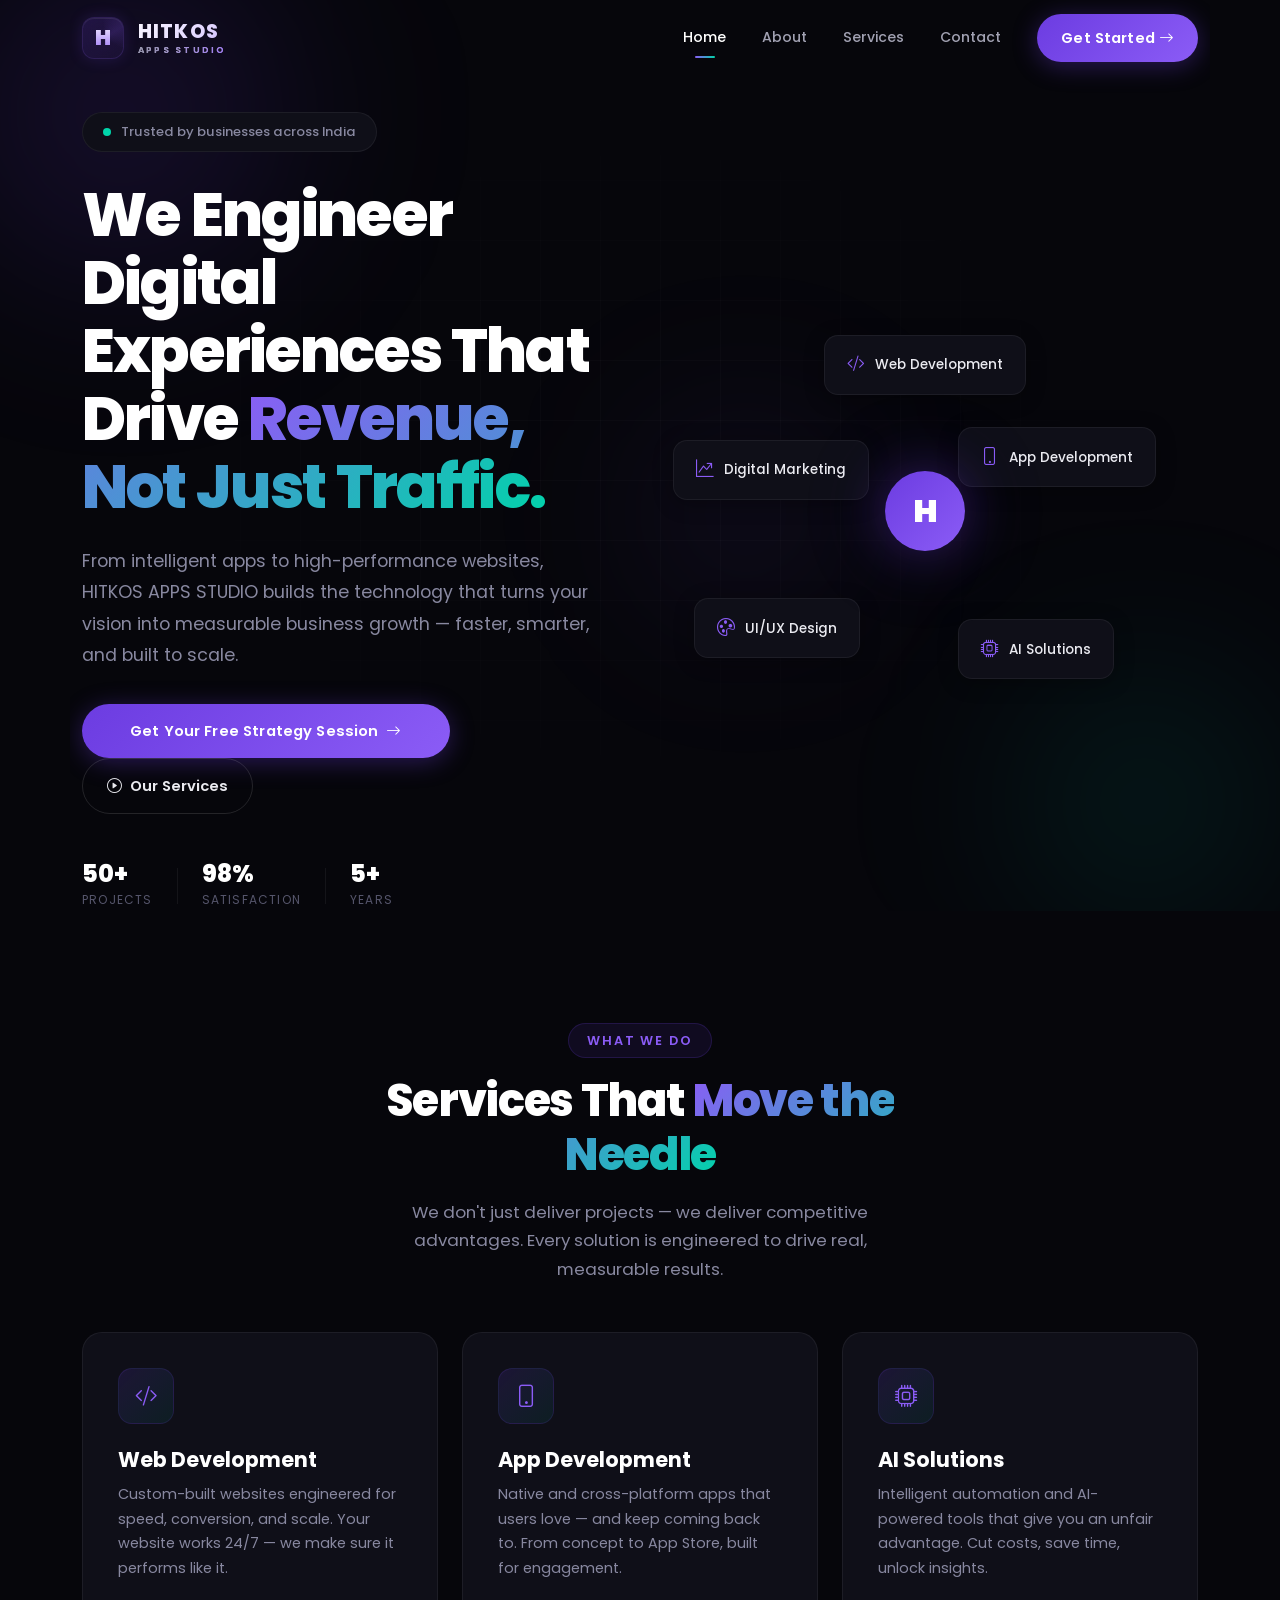
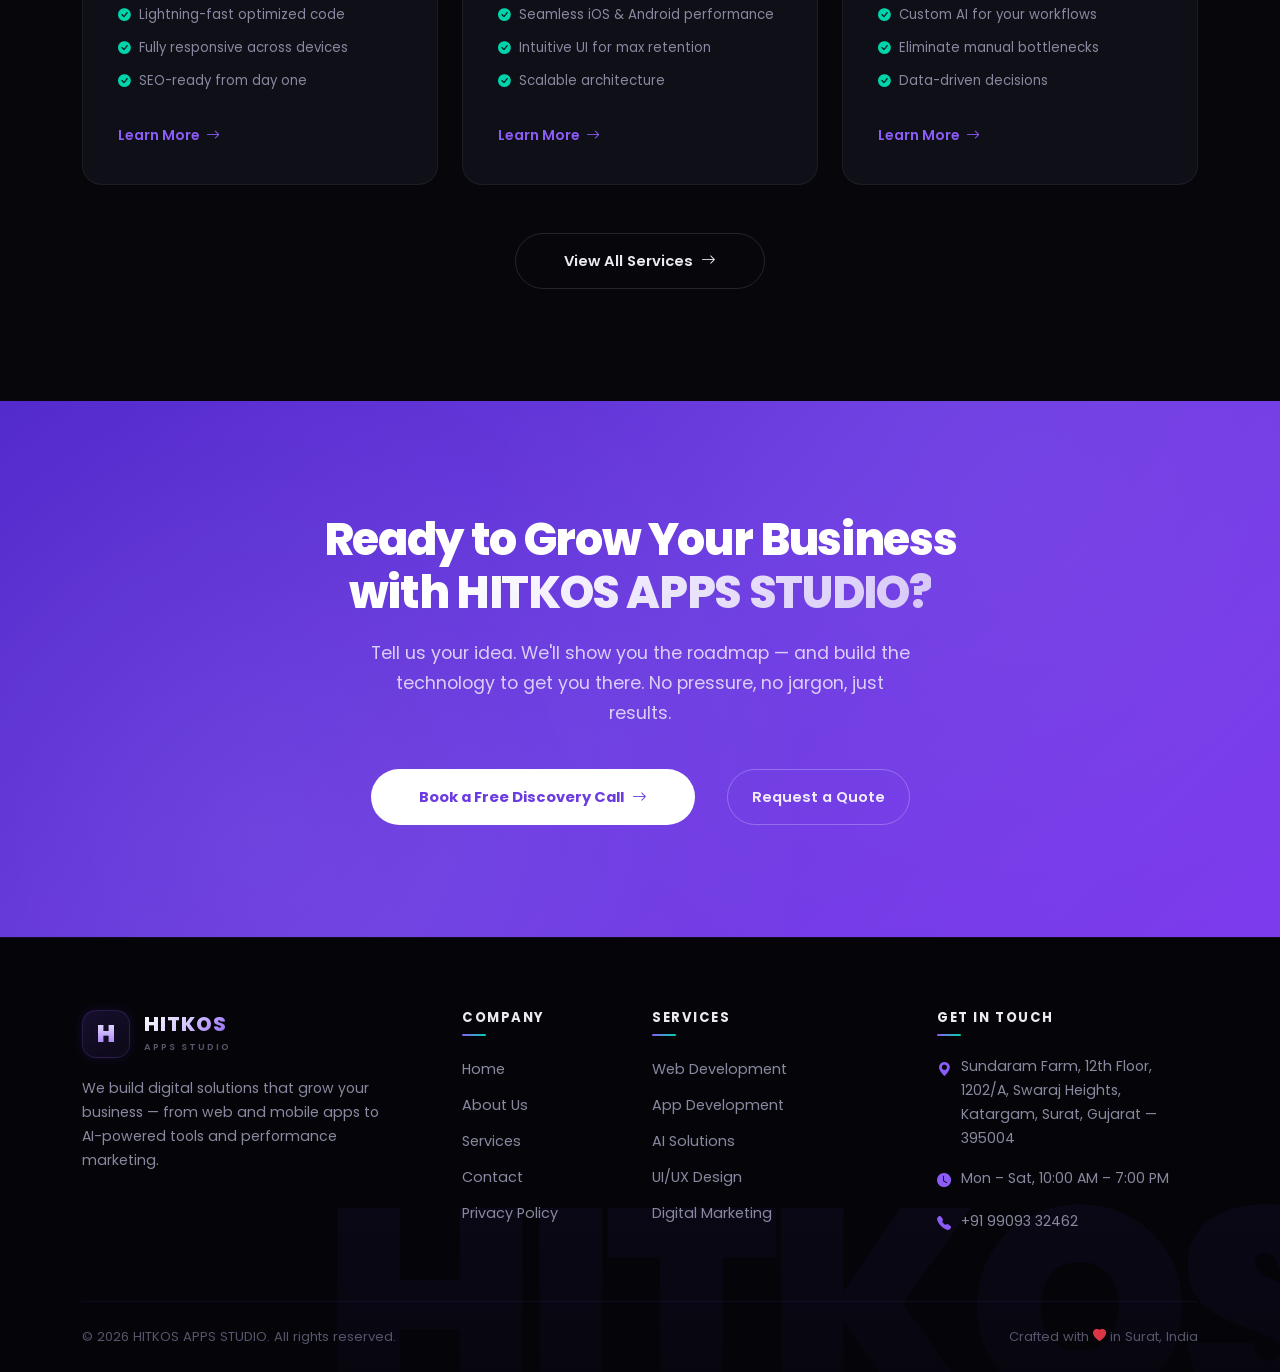
<file: index.html>
<!DOCTYPE html>
<html lang="en">

<head>
  <!-- Meta -->
  <meta charset="UTF-8" />
  <meta name="viewport" content="width=device-width, initial-scale=1.0" />
  <meta name="description"
    content="HITKOS APPS STUDIO — We build digital solutions that grow your business. Expert web development, app development, AI solutions, UI/UX design, and performance-driven digital marketing in Surat, Gujarat." />
  <meta name="keywords"
    content="web development, app development, AI solutions, UI/UX design, digital marketing, Google Ads, Meta Ads, Surat, Gujarat, HITKOS APPS STUDIO" />
  <meta name="author" content="HITKOS APPS STUDIO" />
  <meta name="robots" content="index, follow" />

  <!-- Open Graph -->
  <meta property="og:title" content="HITKOS APPS STUDIO — Digital Solutions That Grow Your Business" />
  <meta property="og:description"
    content="From intelligent apps to high-performance websites, we build the technology that turns your vision into measurable business growth." />
  <meta property="og:type" content="website" />
  <meta property="og:url" content="https://hitkosappsstudio.com" />
  <meta property="og:image" content="assets/images/og-image.jpg" />

  <!-- Favicon -->
  <link rel="icon" type="image/png" sizes="32x32" href="assets/icons/favicon-32x32.png" />
  <link rel="icon" type="image/png" sizes="16x16" href="assets/icons/favicon-16x16.png" />
  <link rel="apple-touch-icon" href="assets/icons/apple-touch-icon.png" />

  <!-- Google Fonts: Poppins -->
  <link rel="preconnect" href="https://fonts.googleapis.com" />
  <link rel="preconnect" href="https://fonts.gstatic.com" crossorigin />
  <link href="https://fonts.googleapis.com/css2?family=Poppins:wght@300;400;500;600;700;800;900&display=swap"
    rel="stylesheet" />

  <!-- Bootstrap 5.3 CSS -->
  <link href="https://cdn.jsdelivr.net/npm/bootstrap@5.3.3/dist/css/bootstrap.min.css" rel="stylesheet" />

  <!-- Bootstrap Icons -->
  <link href="https://cdn.jsdelivr.net/npm/bootstrap-icons@1.11.3/font/bootstrap-icons.min.css" rel="stylesheet" />

  <!-- Custom Stylesheet -->
  <link rel="stylesheet" href="css/style.css" />

  <title>HITKOS APPS STUDIO — We Build Digital Solutions That Grow Your Business</title>
</head>

<body>

  <!-- ======== NAVBAR ======== -->
  <nav class="navbar navbar-expand-lg fixed-top" id="mainNavbar">
    <div class="container">
      <a class="navbar-brand" href="index.html">
        <div class="brand-monogram"><span>H</span></div>
        <span class="navbar-brand-text">
          HITKOS
          <span class="brand-sub">Apps Studio</span>
        </span>
      </a>

      <button class="navbar-toggler border-0 shadow-none" type="button" data-bs-toggle="collapse"
        data-bs-target="#navbarNav" aria-controls="navbarNav" aria-expanded="false" aria-label="Toggle navigation">
        <span class="navbar-toggler-icon"></span>
      </button>

      <div class="collapse navbar-collapse" id="navbarNav">
        <ul class="navbar-nav ms-auto align-items-lg-center gap-lg-1">
          <li class="nav-item">
            <a class="nav-link active" href="index.html">Home</a>
          </li>
          <li class="nav-item">
            <a class="nav-link" href="about.html">About</a>
          </li>
          <li class="nav-item">
            <a class="nav-link" href="services.html">Services</a>
          </li>
          <li class="nav-item">
            <a class="nav-link" href="contact.html">Contact</a>
          </li>
          <li class="nav-item ms-lg-3">
            <a class="btn btn-cta-primary px-4 py-2" href="contact.html">
              Get Started <i class="bi bi-arrow-right ms-1"></i>
            </a>
          </li>
        </ul>
      </div>
    </div>
  </nav>

  <!-- ======== HERO SECTION ======== -->
  <section class="hero-section" id="hero">
    <!-- Animated background orbs -->
    <div class="hero-orb hero-orb-1"></div>
    <div class="hero-orb hero-orb-2"></div>
    <div class="hero-orb hero-orb-3"></div>
    <div class="hero-grid-overlay"></div>

    <div class="container position-relative" style="z-index: 2;">
      <div class="row align-items-center min-vh-100" style="padding-top: 7rem;">
        <!-- Left: Text Content -->
        <div class="col-lg-6 hero-text-col">
          <div class="hero-badge animate-fade-in">
            <span class="badge-dot"></span>
            Trusted by businesses across India
          </div>

          <h1 class="hero-heading animate-fade-in-up">
            We Engineer Digital Experiences That Drive
            <span class="gradient-text">Revenue, Not Just Traffic.</span>
          </h1>

          <p class="hero-subheading animate-fade-in-up delay-1">
            From intelligent apps to high-performance websites, HITKOS APPS STUDIO builds the technology that turns your
            vision into measurable business growth — faster, smarter, and built to scale.
          </p>

          <div class="hero-cta-group animate-fade-in-up delay-2">
            <a href="contact.html" class="btn btn-cta-primary btn-lg px-5 py-3 me-3">
              Get Your Free Strategy Session <i class="bi bi-arrow-right ms-2"></i>
            </a>
            <a href="services.html" class="btn btn-cta-outline btn-lg px-4 py-3">
              <i class="bi bi-play-circle me-2"></i> Our Services
            </a>
          </div>

          <!-- Trust Indicators -->
          <div class="hero-trust animate-fade-in-up delay-3">
            <div class="trust-item">
              <span class="trust-number">50+</span>
              <span class="trust-label">Projects</span>
            </div>
            <div class="trust-divider"></div>
            <div class="trust-item">
              <span class="trust-number">98%</span>
              <span class="trust-label">Satisfaction</span>
            </div>
            <div class="trust-divider"></div>
            <div class="trust-item">
              <span class="trust-number">5+</span>
              <span class="trust-label">Years</span>
            </div>
          </div>
        </div>

        <!-- Right: Illustration -->
        <div class="col-lg-6 d-none d-lg-flex justify-content-center align-items-center">
          <div class="hero-visual animate-fade-in-up delay-2">
            <div class="hero-card hero-card-1">
              <i class="bi bi-code-slash"></i>
              <span>Web Development</span>
            </div>
            <div class="hero-card hero-card-2">
              <i class="bi bi-phone"></i>
              <span>App Development</span>
            </div>
            <div class="hero-card hero-card-3">
              <i class="bi bi-cpu"></i>
              <span>AI Solutions</span>
            </div>
            <div class="hero-card hero-card-4">
              <i class="bi bi-palette"></i>
              <span>UI/UX Design</span>
            </div>
            <div class="hero-card hero-card-5">
              <i class="bi bi-graph-up-arrow"></i>
              <span>Digital Marketing</span>
            </div>
            <div class="hero-center-logo">
              <span>H</span>
            </div>
          </div>
        </div>
      </div>
    </div>
  </section>

  <!-- ======== SERVICES SECTION ======== -->
  <section class="services-section" id="services">
    <div class="container">
      <div class="row justify-content-center mb-5">
        <div class="col-lg-7 text-center">
          <span class="section-label animate-on-scroll">What We Do</span>
          <h2 class="section-title animate-on-scroll">
            Services That <span class="gradient-text">Move the Needle</span>
          </h2>
          <p class="section-subtitle animate-on-scroll">
            We don't just deliver projects — we deliver competitive advantages. Every solution is engineered to drive
            real, measurable results.
          </p>
        </div>
      </div>

      <div class="row g-4">
        <!-- Service 1: Web Development -->
        <div class="col-lg-4 col-md-6">
          <div class="service-card animate-on-scroll">
            <div class="service-card-glow"></div>
            <div class="service-icon-wrapper">
              <i class="bi bi-code-slash"></i>
            </div>
            <h3 class="service-title">Web Development</h3>
            <p class="service-desc">Custom-built websites engineered for speed, conversion, and scale. Your website
              works 24/7 — we make sure it performs like it.</p>
            <ul class="service-features">
              <li><i class="bi bi-check-circle-fill"></i> Lightning-fast optimized code</li>
              <li><i class="bi bi-check-circle-fill"></i> Fully responsive across devices</li>
              <li><i class="bi bi-check-circle-fill"></i> SEO-ready from day one</li>
            </ul>
            <a href="services.html" class="service-link">
              Learn More <i class="bi bi-arrow-right"></i>
            </a>
          </div>
        </div>

        <!-- Service 2: App Development -->
        <div class="col-lg-4 col-md-6">
          <div class="service-card animate-on-scroll">
            <div class="service-card-glow"></div>
            <div class="service-icon-wrapper">
              <i class="bi bi-phone"></i>
            </div>
            <h3 class="service-title">App Development</h3>
            <p class="service-desc">Native and cross-platform apps that users love — and keep coming back to. From
              concept to App Store, built for engagement.</p>
            <ul class="service-features">
              <li><i class="bi bi-check-circle-fill"></i> Seamless iOS &amp; Android performance</li>
              <li><i class="bi bi-check-circle-fill"></i> Intuitive UI for max retention</li>
              <li><i class="bi bi-check-circle-fill"></i> Scalable architecture</li>
            </ul>
            <a href="services.html" class="service-link">
              Learn More <i class="bi bi-arrow-right"></i>
            </a>
          </div>
        </div>

        <!-- Service 3: AI Solutions -->
        <div class="col-lg-4 col-md-6">
          <div class="service-card animate-on-scroll">
            <div class="service-card-glow"></div>
            <div class="service-icon-wrapper">
              <i class="bi bi-cpu"></i>
            </div>
            <h3 class="service-title">AI Solutions</h3>
            <p class="service-desc">Intelligent automation and AI-powered tools that give you an unfair advantage. Cut
              costs, save time, unlock insights.</p>
            <ul class="service-features">
              <li><i class="bi bi-check-circle-fill"></i> Custom AI for your workflows</li>
              <li><i class="bi bi-check-circle-fill"></i> Eliminate manual bottlenecks</li>
              <li><i class="bi bi-check-circle-fill"></i> Data-driven decisions</li>
            </ul>
            <a href="services.html" class="service-link">
              Learn More <i class="bi bi-arrow-right"></i>
            </a>
          </div>
        </div>
      </div>

      <!-- View All Services -->
      <div class="text-center mt-5 animate-on-scroll">
        <a href="services.html" class="btn btn-cta-outline btn-lg px-5 py-3">
          View All Services <i class="bi bi-arrow-right ms-2"></i>
        </a>
      </div>
    </div>
  </section>

  <!-- ======== CTA SECTION ======== -->
  <section class="cta-section" id="cta">
    <div class="cta-bg-pattern"></div>
    <div class="container position-relative" style="z-index: 2;">
      <div class="row justify-content-center">
        <div class="col-lg-8 text-center">
          <h2 class="cta-title animate-on-scroll">
            Ready to Grow Your Business with
            <span class="gradient-text-white">HITKOS APPS STUDIO?</span>
          </h2>
          <p class="cta-subtitle animate-on-scroll">
            Tell us your idea. We'll show you the roadmap — and build the technology to get you there. No pressure, no
            jargon, just results.
          </p>
          <div class="cta-buttons animate-on-scroll">
            <a href="contact.html" class="btn btn-cta-white btn-lg px-5 py-3 me-3">
              Book a Free Discovery Call <i class="bi bi-arrow-right ms-2"></i>
            </a>
            <a href="contact.html" class="btn btn-cta-outline-white btn-lg px-4 py-3">
              Request a Quote
            </a>
          </div>
        </div>
      </div>
    </div>
  </section>

  <!-- ======== FOOTER ======== -->
  <footer class="site-footer" id="footer">
    <div class="footer-watermark">HITKOS</div>
    <div class="container">
      <div class="row g-4 mb-5">
        <!-- Brand Column -->
        <div class="col-lg-4 col-md-6">
          <a href="index.html" class="footer-brand-area">
            <div class="footer-monogram"><span>H</span></div>
            <div class="footer-brand-name">
              <span class="footer-brand-title">HITKOS</span>
              <span class="footer-brand-subtitle">Apps Studio</span>
            </div>
          </a>
          <p class="footer-tagline">We build digital solutions that grow your business — from web and mobile apps to
            AI-powered tools and performance marketing.</p>

        </div>

        <!-- Quick Links -->
        <div class="col-lg-2 col-md-6 col-6">
          <h5 class="footer-heading">Company</h5>
          <ul class="footer-links">
            <li><a href="index.html">Home</a></li>
            <li><a href="about.html">About Us</a></li>
            <li><a href="services.html">Services</a></li>
            <li><a href="contact.html">Contact</a></li>
            <li><a href="privacy.html">Privacy Policy</a></li>
          </ul>
        </div>

        <!-- Services -->
        <div class="col-lg-3 col-md-6 col-6">
          <h5 class="footer-heading">Services</h5>
          <ul class="footer-links">
            <li><a href="services.html">Web Development</a></li>
            <li><a href="services.html">App Development</a></li>
            <li><a href="services.html">AI Solutions</a></li>
            <li><a href="services.html">UI/UX Design</a></li>
            <li><a href="services.html">Digital Marketing</a></li>
          </ul>
        </div>

        <!-- Contact Info -->
        <div class="col-lg-3 col-md-6">
          <h5 class="footer-heading">Get In Touch</h5>
          <ul class="footer-contact">
            <li>
              <i class="bi bi-geo-alt-fill"></i>
              <span>Sundaram Farm, 12th Floor, 1202/A, Swaraj Heights, Katargam, Surat, Gujarat — 395004</span>
            </li>
            <li>
              <i class="bi bi-clock-fill"></i>
              <span>Mon – Sat, 10:00 AM – 7:00 PM</span>
            </li>
            <li>
              <i class="bi bi-telephone-fill"></i>
              <a href="tel:+919909332462" style="color: inherit; text-decoration: none;">+91 99093 32462</a>
            </li>
          </ul>
        </div>
      </div>

      <!-- Footer Bottom -->
      <div class="footer-bottom">
        <div class="row align-items-center">
          <div class="col-md-6 text-center text-md-start">
            <p class="mb-0">&copy; <span id="current-year"></span> HITKOS APPS STUDIO. All rights reserved.</p>
          </div>
          <div class="col-md-6 text-center text-md-end">
            <p class="mb-0">Crafted with <i class="bi bi-heart-fill text-danger"></i> in Surat, India</p>
          </div>
        </div>
      </div>
    </div>
  </footer>

  <!-- ======== SCRIPTS ======== -->
  <!-- Bootstrap 5.3 JS Bundle -->
  <script src="https://cdn.jsdelivr.net/npm/bootstrap@5.3.3/dist/js/bootstrap.bundle.min.js"></script>
  <!-- Custom JS -->
  <script src="js/main.js"></script>

</body>

</html>
</file>
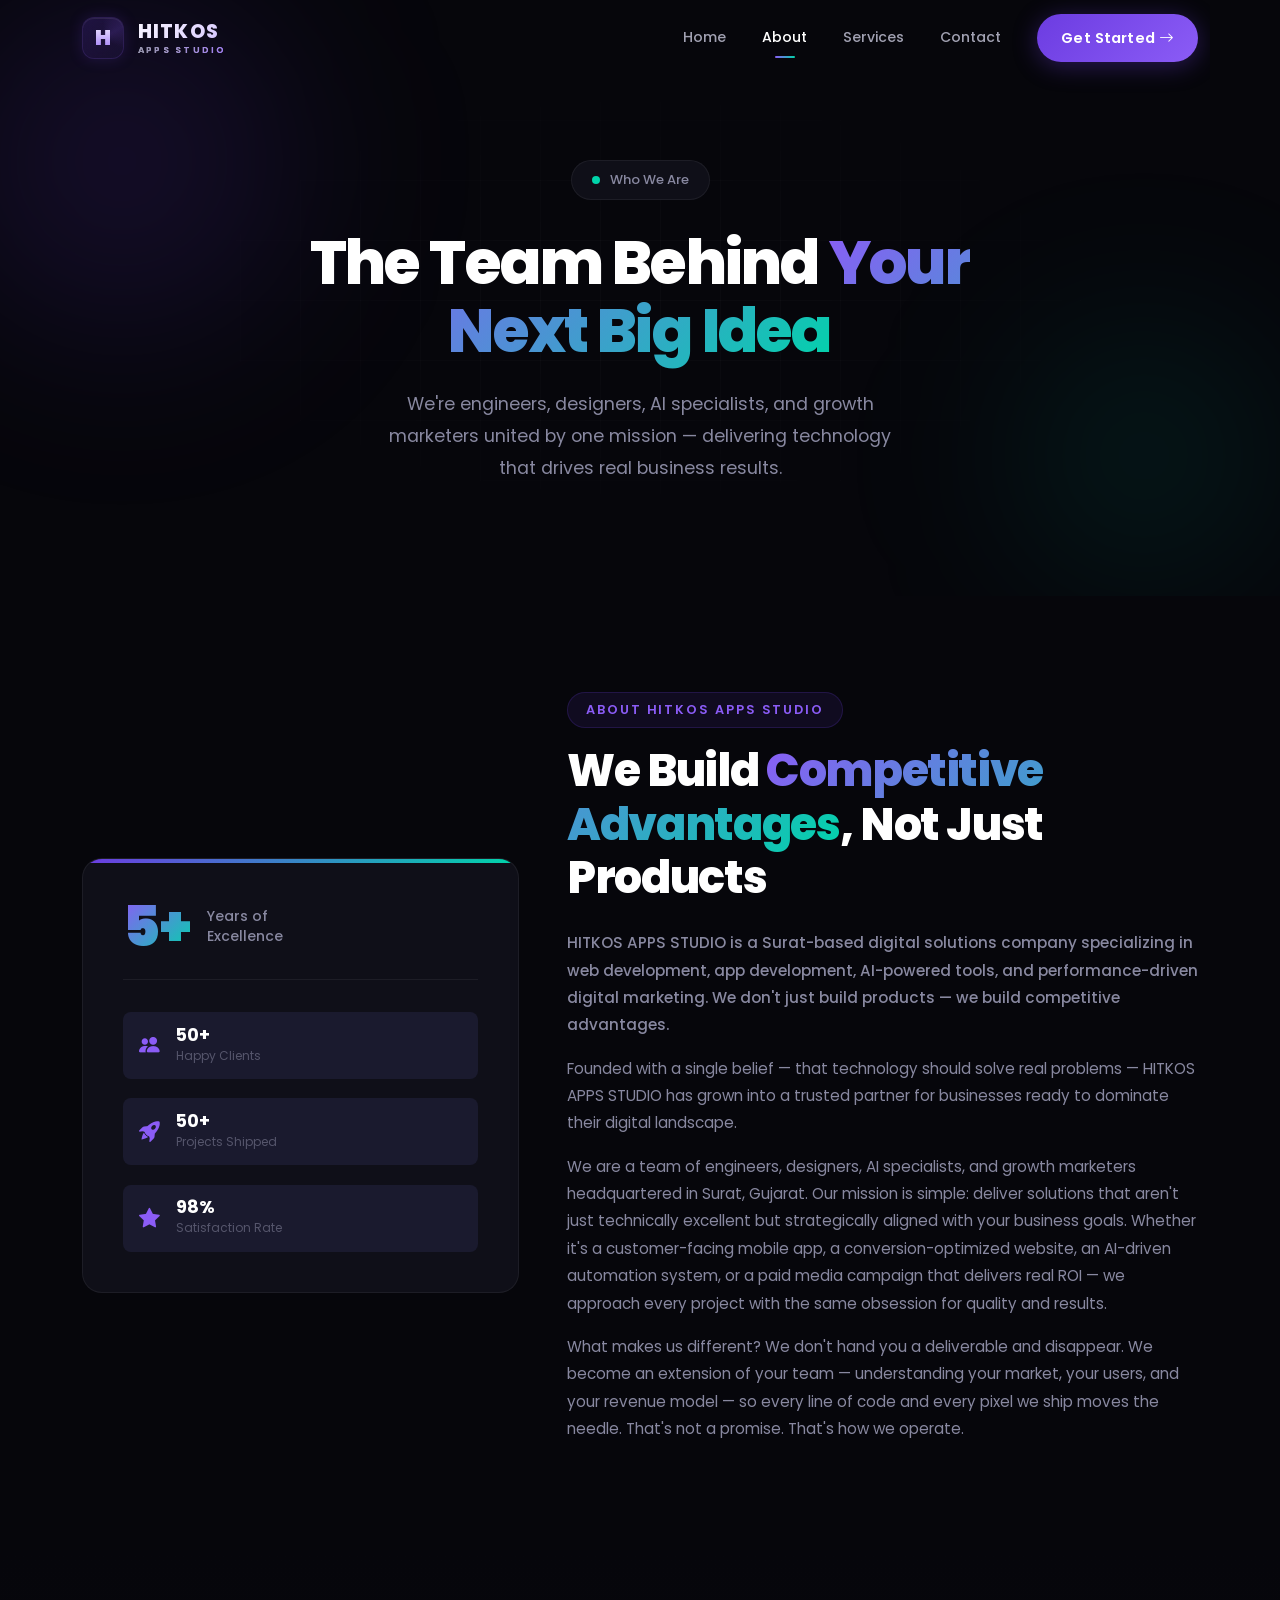
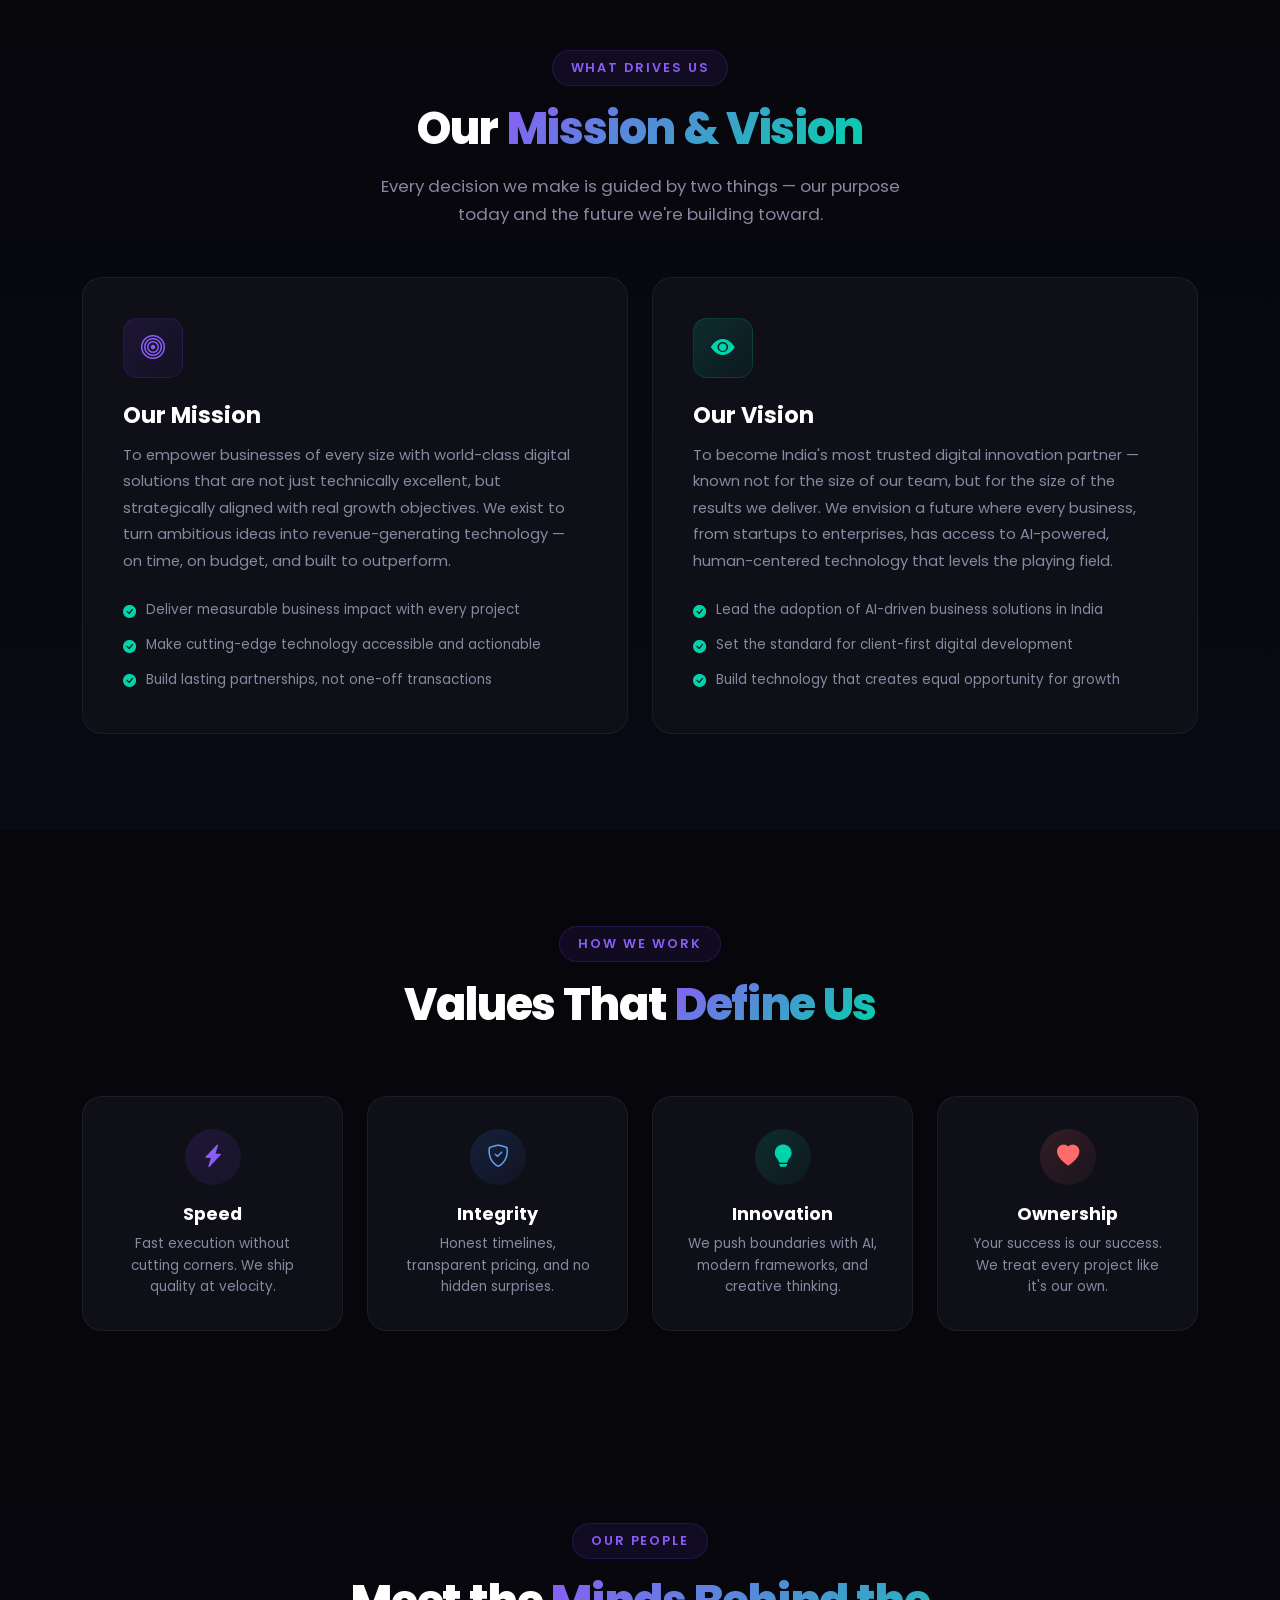
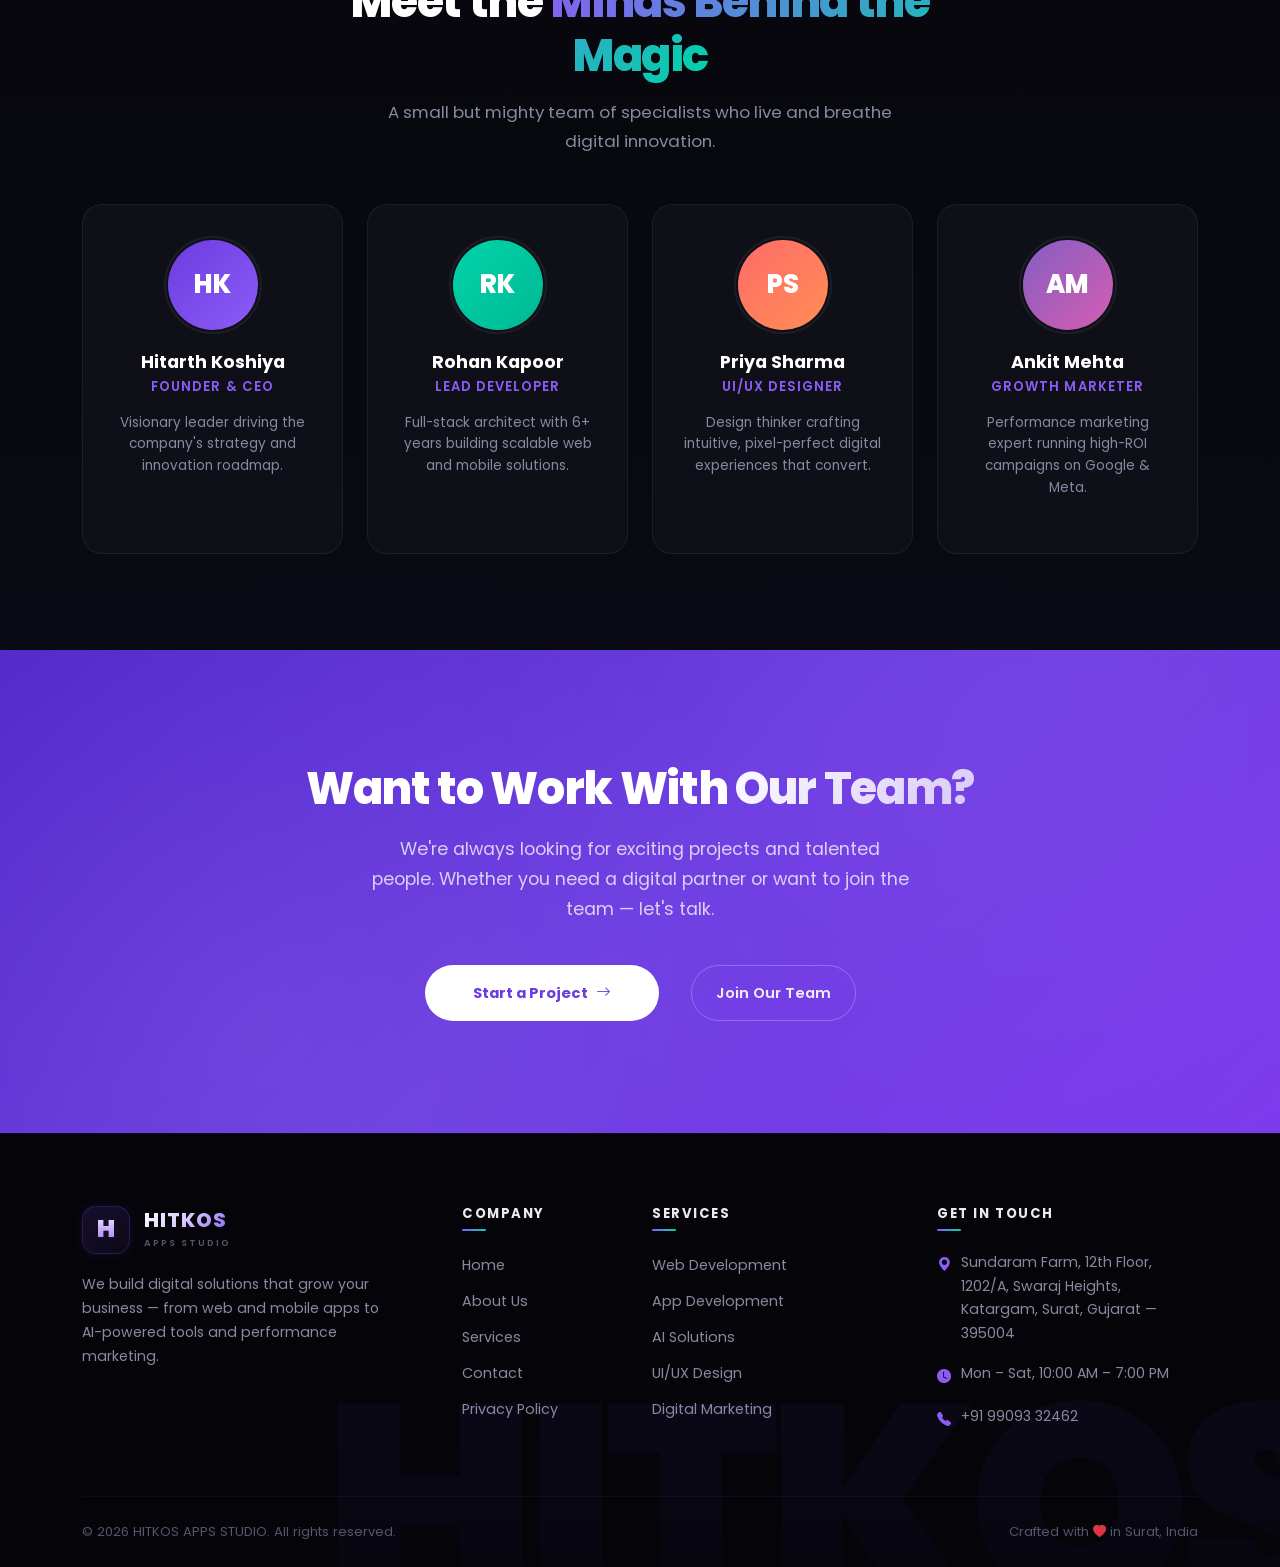
<file: about.html>
<!DOCTYPE html>
<html lang="en">
<head>
  <!-- Meta -->
  <meta charset="UTF-8" />
  <meta name="viewport" content="width=device-width, initial-scale=1.0" />
  <meta name="description" content="About HITKOS APPS STUDIO — A Surat-based team of engineers, designers, AI specialists, and growth marketers building digital solutions that drive measurable business growth." />
  <meta name="keywords" content="about HITKOS APPS STUDIO, IT company Surat, digital solutions team, web development company Gujarat" />
  <meta name="author" content="HITKOS APPS STUDIO" />
  <meta name="robots" content="index, follow" />

  <!-- Open Graph -->
  <meta property="og:title" content="About Us — HITKOS APPS STUDIO" />
  <meta property="og:description" content="Meet the team behind HITKOS APPS STUDIO. We're engineers, designers, and growth strategists building technology that drives results." />
  <meta property="og:type" content="website" />

  <!-- Favicon -->
  <link rel="icon" type="image/png" sizes="32x32" href="assets/icons/favicon-32x32.png" />
  <link rel="icon" type="image/png" sizes="16x16" href="assets/icons/favicon-16x16.png" />
  <link rel="apple-touch-icon" href="assets/icons/apple-touch-icon.png" />

  <!-- Google Fonts: Poppins -->
  <link rel="preconnect" href="https://fonts.googleapis.com" />
  <link rel="preconnect" href="https://fonts.gstatic.com" crossorigin />
  <link href="https://fonts.googleapis.com/css2?family=Poppins:wght@300;400;500;600;700;800;900&display=swap" rel="stylesheet" />

  <!-- Bootstrap 5.3 CSS -->
  <link href="https://cdn.jsdelivr.net/npm/bootstrap@5.3.3/dist/css/bootstrap.min.css" rel="stylesheet" />

  <!-- Bootstrap Icons -->
  <link href="https://cdn.jsdelivr.net/npm/bootstrap-icons@1.11.3/font/bootstrap-icons.min.css" rel="stylesheet" />

  <!-- Custom Stylesheet -->
  <link rel="stylesheet" href="css/style.css" />

  <title>About Us — HITKOS APPS STUDIO</title>
</head>
<body>

  <!-- ======== NAVBAR ======== -->
  <nav class="navbar navbar-expand-lg fixed-top" id="mainNavbar">
    <div class="container">
      <a class="navbar-brand" href="index.html">
        <div class="brand-monogram"><span>H</span></div>
        <span class="navbar-brand-text">
          HITKOS
          <span class="brand-sub">Apps Studio</span>
        </span>
      </a>

      <button class="navbar-toggler border-0 shadow-none" type="button" data-bs-toggle="collapse" data-bs-target="#navbarNav" aria-controls="navbarNav" aria-expanded="false" aria-label="Toggle navigation">
        <span class="navbar-toggler-icon"></span>
      </button>

      <div class="collapse navbar-collapse" id="navbarNav">
        <ul class="navbar-nav ms-auto align-items-lg-center gap-lg-1">
          <li class="nav-item">
            <a class="nav-link" href="index.html">Home</a>
          </li>
          <li class="nav-item">
            <a class="nav-link active" href="about.html">About</a>
          </li>
          <li class="nav-item">
            <a class="nav-link" href="services.html">Services</a>
          </li>
          <li class="nav-item">
            <a class="nav-link" href="contact.html">Contact</a>
          </li>
          <li class="nav-item ms-lg-3">
            <a class="btn btn-cta-primary px-4 py-2" href="contact.html">
              Get Started <i class="bi bi-arrow-right ms-1"></i>
            </a>
          </li>
        </ul>
      </div>
    </div>
  </nav>

  <!-- ======== MAIN CONTENT ======== -->
  <main>

    <!-- ======== PAGE HERO ======== -->
    <section class="page-hero" id="about-hero">
      <div class="hero-orb hero-orb-1"></div>
      <div class="hero-orb hero-orb-2"></div>
      <div class="hero-grid-overlay"></div>

      <div class="container position-relative" style="z-index: 2;">
        <div class="row justify-content-center text-center page-hero-content">
          <div class="col-lg-8">
            <div class="hero-badge animate-fade-in">
              <span class="badge-dot"></span>
              Who We Are
            </div>
            <h1 class="hero-heading animate-fade-in-up">
              The Team Behind <span class="gradient-text">Your Next Big Idea</span>
            </h1>
            <p class="hero-subheading mx-auto animate-fade-in-up delay-1">
              We're engineers, designers, AI specialists, and growth marketers united by one mission — delivering technology that drives real business results.
            </p>
          </div>
        </div>
      </div>
    </section>

    <!-- ======== COMPANY INTRODUCTION ======== -->
    <section class="about-intro-section" id="about-intro">
      <div class="container">
        <div class="row align-items-center g-5">
          <!-- Left: Visual Element -->
          <div class="col-lg-5">
            <div class="about-visual animate-on-scroll">
              <div class="about-visual-card">
                <div class="about-visual-inner">
                  <div class="about-year-badge">
                    <span class="year-number">5+</span>
                    <span class="year-label">Years of<br/>Excellence</span>
                  </div>
                  <div class="about-visual-stats">
                    <div class="mini-stat">
                      <i class="bi bi-people-fill"></i>
                      <div>
                        <span class="mini-stat-num">50+</span>
                        <span class="mini-stat-label">Happy Clients</span>
                      </div>
                    </div>
                    <div class="mini-stat">
                      <i class="bi bi-rocket-takeoff-fill"></i>
                      <div>
                        <span class="mini-stat-num">50+</span>
                        <span class="mini-stat-label">Projects Shipped</span>
                      </div>
                    </div>
                    <div class="mini-stat">
                      <i class="bi bi-star-fill"></i>
                      <div>
                        <span class="mini-stat-num">98%</span>
                        <span class="mini-stat-label">Satisfaction Rate</span>
                      </div>
                    </div>
                  </div>
                </div>
              </div>
            </div>
          </div>

          <!-- Right: Text Content -->
          <div class="col-lg-7">
            <div class="animate-on-scroll">
              <span class="section-label">About HITKOS APPS STUDIO</span>
              <h2 class="section-title">
                We Build <span class="gradient-text">Competitive Advantages</span>, Not Just Products
              </h2>
            </div>
            <div class="about-text-content animate-on-scroll">
              <p class="about-lead">
                HITKOS APPS STUDIO is a Surat-based digital solutions company specializing in web development, app development, AI-powered tools, and performance-driven digital marketing. We don't just build products — we build competitive advantages.
              </p>
              <p>
                Founded with a single belief — that technology should solve real problems — HITKOS APPS STUDIO has grown into a trusted partner for businesses ready to dominate their digital landscape.
              </p>
              <p>
                We are a team of engineers, designers, AI specialists, and growth marketers headquartered in Surat, Gujarat. Our mission is simple: deliver solutions that aren't just technically excellent but strategically aligned with your business goals. Whether it's a customer-facing mobile app, a conversion-optimized website, an AI-driven automation system, or a paid media campaign that delivers real ROI — we approach every project with the same obsession for quality and results.
              </p>
              <p>
                What makes us different? We don't hand you a deliverable and disappear. We become an extension of your team — understanding your market, your users, and your revenue model — so every line of code and every pixel we ship moves the needle. That's not a promise. That's how we operate.
              </p>
            </div>
          </div>
        </div>
      </div>
    </section>

    <!-- ======== MISSION & VISION ======== -->
    <section class="mission-vision-section" id="mission-vision">
      <div class="container">
        <div class="row justify-content-center mb-5">
          <div class="col-lg-7 text-center">
            <span class="section-label animate-on-scroll">What Drives Us</span>
            <h2 class="section-title animate-on-scroll">
              Our <span class="gradient-text">Mission &amp; Vision</span>
            </h2>
            <p class="section-subtitle animate-on-scroll">
              Every decision we make is guided by two things — our purpose today and the future we're building toward.
            </p>
          </div>
        </div>

        <div class="row g-4">
          <!-- Mission Card -->
          <div class="col-lg-6">
            <div class="mv-card mission-card animate-on-scroll">
              <div class="mv-card-glow"></div>
              <div class="mv-icon-wrapper">
                <i class="bi bi-bullseye"></i>
              </div>
              <h3 class="mv-title">Our Mission</h3>
              <p class="mv-description">
                To empower businesses of every size with world-class digital solutions that are not just technically excellent, but strategically aligned with real growth objectives. We exist to turn ambitious ideas into revenue-generating technology — on time, on budget, and built to outperform.
              </p>
              <div class="mv-highlights">
                <div class="mv-highlight-item">
                  <i class="bi bi-check-circle-fill"></i>
                  <span>Deliver measurable business impact with every project</span>
                </div>
                <div class="mv-highlight-item">
                  <i class="bi bi-check-circle-fill"></i>
                  <span>Make cutting-edge technology accessible and actionable</span>
                </div>
                <div class="mv-highlight-item">
                  <i class="bi bi-check-circle-fill"></i>
                  <span>Build lasting partnerships, not one-off transactions</span>
                </div>
              </div>
            </div>
          </div>

          <!-- Vision Card -->
          <div class="col-lg-6">
            <div class="mv-card vision-card animate-on-scroll">
              <div class="mv-card-glow mv-card-glow-alt"></div>
              <div class="mv-icon-wrapper mv-icon-alt">
                <i class="bi bi-eye-fill"></i>
              </div>
              <h3 class="mv-title">Our Vision</h3>
              <p class="mv-description">
                To become India's most trusted digital innovation partner — known not for the size of our team, but for the size of the results we deliver. We envision a future where every business, from startups to enterprises, has access to AI-powered, human-centered technology that levels the playing field.
              </p>
              <div class="mv-highlights">
                <div class="mv-highlight-item">
                  <i class="bi bi-check-circle-fill"></i>
                  <span>Lead the adoption of AI-driven business solutions in India</span>
                </div>
                <div class="mv-highlight-item">
                  <i class="bi bi-check-circle-fill"></i>
                  <span>Set the standard for client-first digital development</span>
                </div>
                <div class="mv-highlight-item">
                  <i class="bi bi-check-circle-fill"></i>
                  <span>Build technology that creates equal opportunity for growth</span>
                </div>
              </div>
            </div>
          </div>
        </div>
      </div>
    </section>

    <!-- ======== CORE VALUES ======== -->
    <section class="values-section" id="values">
      <div class="container">
        <div class="row justify-content-center mb-5">
          <div class="col-lg-7 text-center">
            <span class="section-label animate-on-scroll">How We Work</span>
            <h2 class="section-title animate-on-scroll">
              Values That <span class="gradient-text">Define Us</span>
            </h2>
          </div>
        </div>

        <div class="row g-4">
          <div class="col-lg-3 col-md-6">
            <div class="value-card animate-on-scroll">
              <div class="value-icon"><i class="bi bi-lightning-charge-fill"></i></div>
              <h4 class="value-title">Speed</h4>
              <p class="value-desc">Fast execution without cutting corners. We ship quality at velocity.</p>
            </div>
          </div>
          <div class="col-lg-3 col-md-6">
            <div class="value-card animate-on-scroll">
              <div class="value-icon value-icon-alt"><i class="bi bi-shield-check"></i></div>
              <h4 class="value-title">Integrity</h4>
              <p class="value-desc">Honest timelines, transparent pricing, and no hidden surprises.</p>
            </div>
          </div>
          <div class="col-lg-3 col-md-6">
            <div class="value-card animate-on-scroll">
              <div class="value-icon value-icon-teal"><i class="bi bi-lightbulb-fill"></i></div>
              <h4 class="value-title">Innovation</h4>
              <p class="value-desc">We push boundaries with AI, modern frameworks, and creative thinking.</p>
            </div>
          </div>
          <div class="col-lg-3 col-md-6">
            <div class="value-card animate-on-scroll">
              <div class="value-icon value-icon-warm"><i class="bi bi-heart-fill"></i></div>
              <h4 class="value-title">Ownership</h4>
              <p class="value-desc">Your success is our success. We treat every project like it's our own.</p>
            </div>
          </div>
        </div>
      </div>
    </section>

    <!-- ======== TEAM SECTION ======== -->
    <section class="team-section" id="team">
      <div class="container">
        <div class="row justify-content-center mb-5">
          <div class="col-lg-7 text-center">
            <span class="section-label animate-on-scroll">Our People</span>
            <h2 class="section-title animate-on-scroll">
              Meet the <span class="gradient-text">Minds Behind the Magic</span>
            </h2>
            <p class="section-subtitle animate-on-scroll">
              A small but mighty team of specialists who live and breathe digital innovation.
            </p>
          </div>
        </div>

        <div class="row g-4 justify-content-center">
          <!-- Team Member 1 -->
          <div class="col-lg-3 col-md-6">
            <div class="team-card animate-on-scroll">
              <div class="team-avatar">
                <div class="avatar-initials" style="--avatar-gradient: linear-gradient(135deg, #6C3CE1, #8B5CF6);">HK</div>
                <div class="avatar-ring"></div>
              </div>
              <h4 class="team-name">Hitarth Koshiya</h4>
              <p class="team-role">Founder &amp; CEO</p>
              <p class="team-bio">Visionary leader driving the company's strategy and innovation roadmap.</p>

            </div>
          </div>

          <!-- Team Member 2 -->
          <div class="col-lg-3 col-md-6">
            <div class="team-card animate-on-scroll">
              <div class="team-avatar">
                <div class="avatar-initials" style="--avatar-gradient: linear-gradient(135deg, #00D4AA, #00B894);">RK</div>
                <div class="avatar-ring"></div>
              </div>
              <h4 class="team-name">Rohan Kapoor</h4>
              <p class="team-role">Lead Developer</p>
              <p class="team-bio">Full-stack architect with 6+ years building scalable web and mobile solutions.</p>

            </div>
          </div>

          <!-- Team Member 3 -->
          <div class="col-lg-3 col-md-6">
            <div class="team-card animate-on-scroll">
              <div class="team-avatar">
                <div class="avatar-initials" style="--avatar-gradient: linear-gradient(135deg, #FF6B6B, #FF8E53);">PS</div>
                <div class="avatar-ring"></div>
              </div>
              <h4 class="team-name">Priya Sharma</h4>
              <p class="team-role">UI/UX Designer</p>
              <p class="team-bio">Design thinker crafting intuitive, pixel-perfect digital experiences that convert.</p>

            </div>
          </div>

          <!-- Team Member 4 -->
          <div class="col-lg-3 col-md-6">
            <div class="team-card animate-on-scroll">
              <div class="team-avatar">
                <div class="avatar-initials" style="--avatar-gradient: linear-gradient(135deg, #845EC2, #D65DB1);">AM</div>
                <div class="avatar-ring"></div>
              </div>
              <h4 class="team-name">Ankit Mehta</h4>
              <p class="team-role">Growth Marketer</p>
              <p class="team-bio">Performance marketing expert running high-ROI campaigns on Google &amp; Meta.</p>

            </div>
          </div>
        </div>
      </div>
    </section>

    <!-- ======== CTA SECTION ======== -->
    <section class="cta-section" id="cta">
      <div class="cta-bg-pattern"></div>
      <div class="container position-relative" style="z-index: 2;">
        <div class="row justify-content-center">
          <div class="col-lg-8 text-center">
            <h2 class="cta-title animate-on-scroll">
              Want to Work With
              <span class="gradient-text-white">Our Team?</span>
            </h2>
            <p class="cta-subtitle animate-on-scroll">
              We're always looking for exciting projects and talented people. Whether you need a digital partner or want to join the team — let's talk.
            </p>
            <div class="cta-buttons animate-on-scroll">
              <a href="contact.html" class="btn btn-cta-white btn-lg px-5 py-3 me-3">
                Start a Project <i class="bi bi-arrow-right ms-2"></i>
              </a>
              <a href="contact.html" class="btn btn-cta-outline-white btn-lg px-4 py-3">
                Join Our Team
              </a>
            </div>
          </div>
        </div>
      </div>
    </section>

  </main>

  <!-- ======== FOOTER ======== -->
  <footer class="site-footer" id="footer">
    <div class="footer-watermark">HITKOS</div>
    <div class="container">
      <div class="row g-4 mb-5">
        <!-- Brand Column -->
        <div class="col-lg-4 col-md-6">
          <a href="index.html" class="footer-brand-area">
            <div class="footer-monogram"><span>H</span></div>
            <div class="footer-brand-name">
              <span class="footer-brand-title">HITKOS</span>
              <span class="footer-brand-subtitle">Apps Studio</span>
            </div>
          </a>
          <p class="footer-tagline">We build digital solutions that grow your business — from web and mobile apps to AI-powered tools and performance marketing.</p>

        </div>

        <!-- Quick Links -->
        <div class="col-lg-2 col-md-6 col-6">
          <h5 class="footer-heading">Company</h5>
          <ul class="footer-links">
            <li><a href="index.html">Home</a></li>
            <li><a href="about.html">About Us</a></li>
            <li><a href="services.html">Services</a></li>
            <li><a href="contact.html">Contact</a></li>
            <li><a href="privacy.html">Privacy Policy</a></li>
          </ul>
        </div>

        <!-- Services -->
        <div class="col-lg-3 col-md-6 col-6">
          <h5 class="footer-heading">Services</h5>
          <ul class="footer-links">
            <li><a href="services.html">Web Development</a></li>
            <li><a href="services.html">App Development</a></li>
            <li><a href="services.html">AI Solutions</a></li>
            <li><a href="services.html">UI/UX Design</a></li>
            <li><a href="services.html">Digital Marketing</a></li>
          </ul>
        </div>

        <!-- Contact Info -->
        <div class="col-lg-3 col-md-6">
          <h5 class="footer-heading">Get In Touch</h5>
          <ul class="footer-contact">
            <li>
              <i class="bi bi-geo-alt-fill"></i>
              <span>Sundaram Farm, 12th Floor, 1202/A, Swaraj Heights, Katargam, Surat, Gujarat — 395004</span>
            </li>
            <li>
              <i class="bi bi-clock-fill"></i>
              <span>Mon – Sat, 10:00 AM – 7:00 PM</span>
            </li>
            <li>
              <i class="bi bi-telephone-fill"></i>
              <a href="tel:+919909332462" style="color: inherit; text-decoration: none;">+91 99093 32462</a>
            </li>
          </ul>
        </div>
      </div>

      <!-- Footer Bottom -->
      <div class="footer-bottom">
        <div class="row align-items-center">
          <div class="col-md-6 text-center text-md-start">
            <p class="mb-0">&copy; <span id="current-year"></span> HITKOS APPS STUDIO. All rights reserved.</p>
          </div>
          <div class="col-md-6 text-center text-md-end">
            <p class="mb-0">Crafted with <i class="bi bi-heart-fill text-danger"></i> in Surat, India</p>
          </div>
        </div>
      </div>
    </div>
  </footer>

  <!-- ======== SCRIPTS ======== -->
  <script src="https://cdn.jsdelivr.net/npm/bootstrap@5.3.3/dist/js/bootstrap.bundle.min.js"></script>
  <script src="js/main.js"></script>

</body>
</html>
</file>
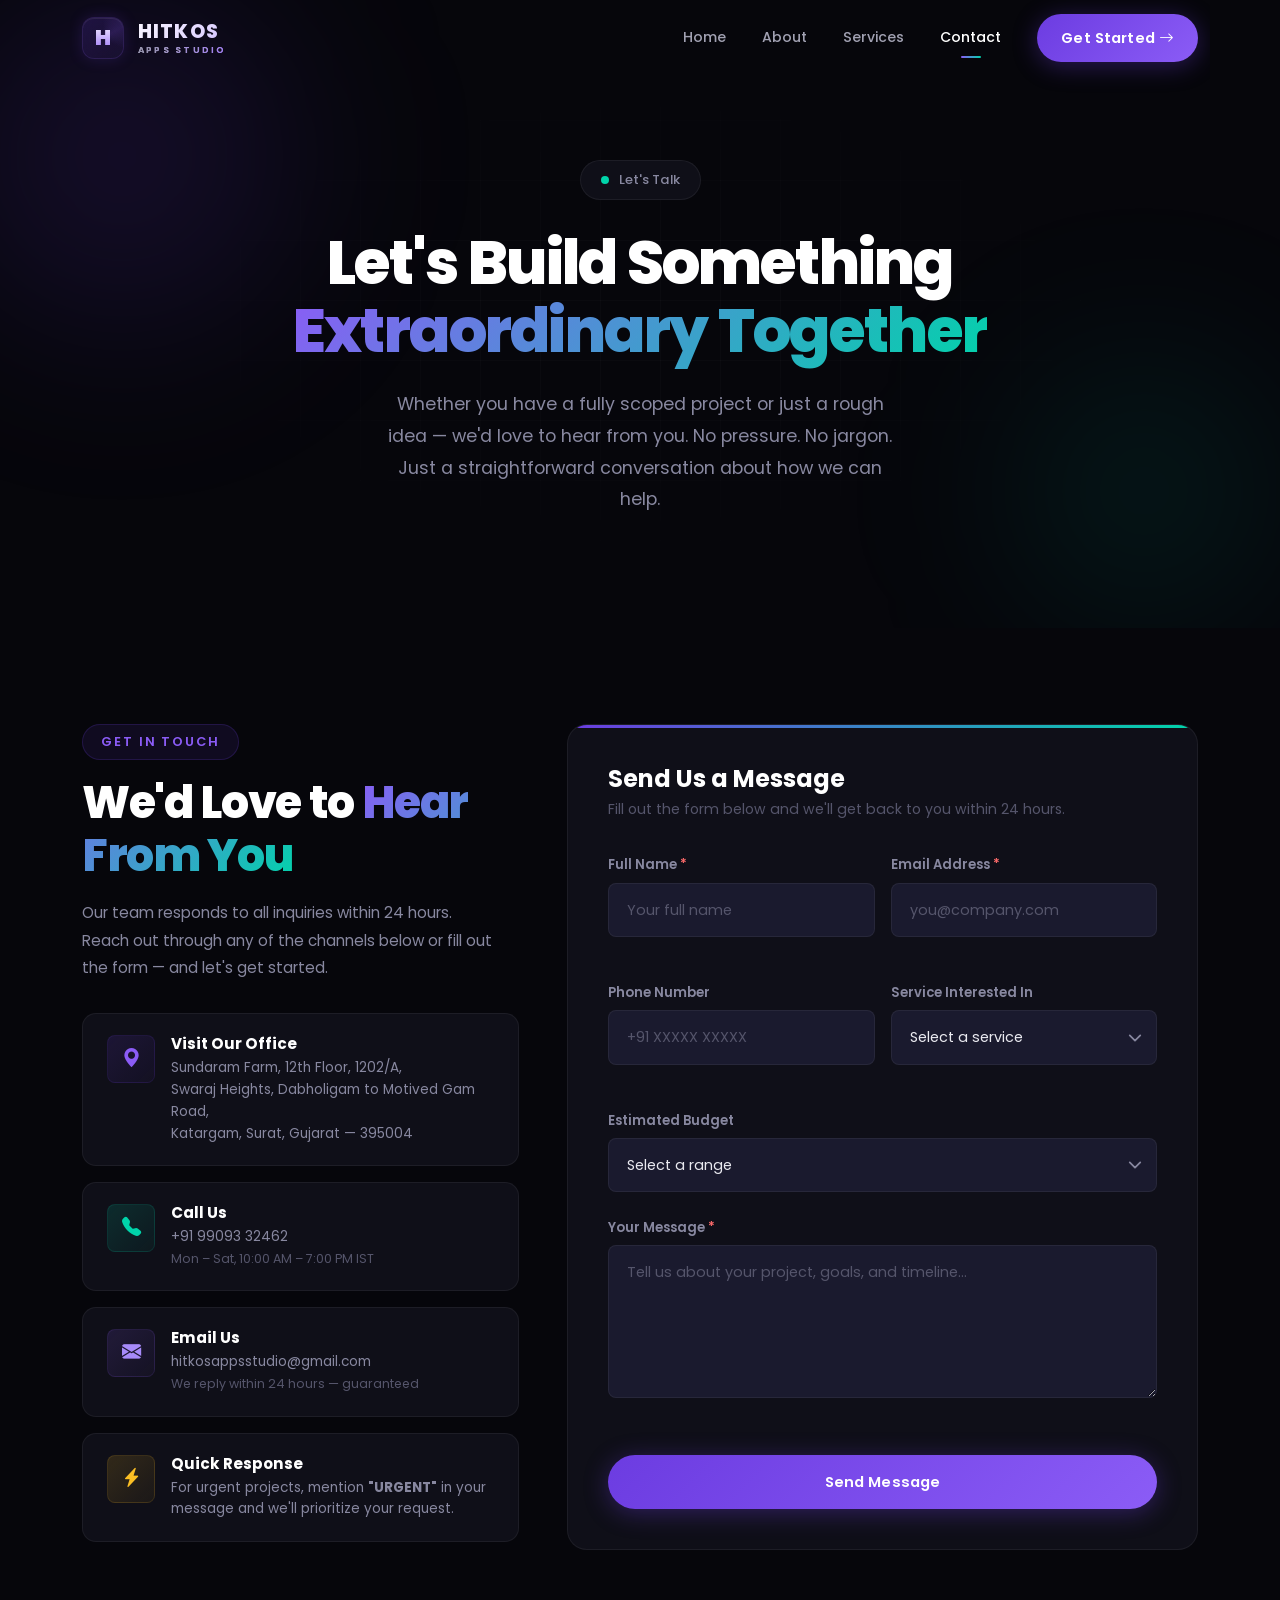
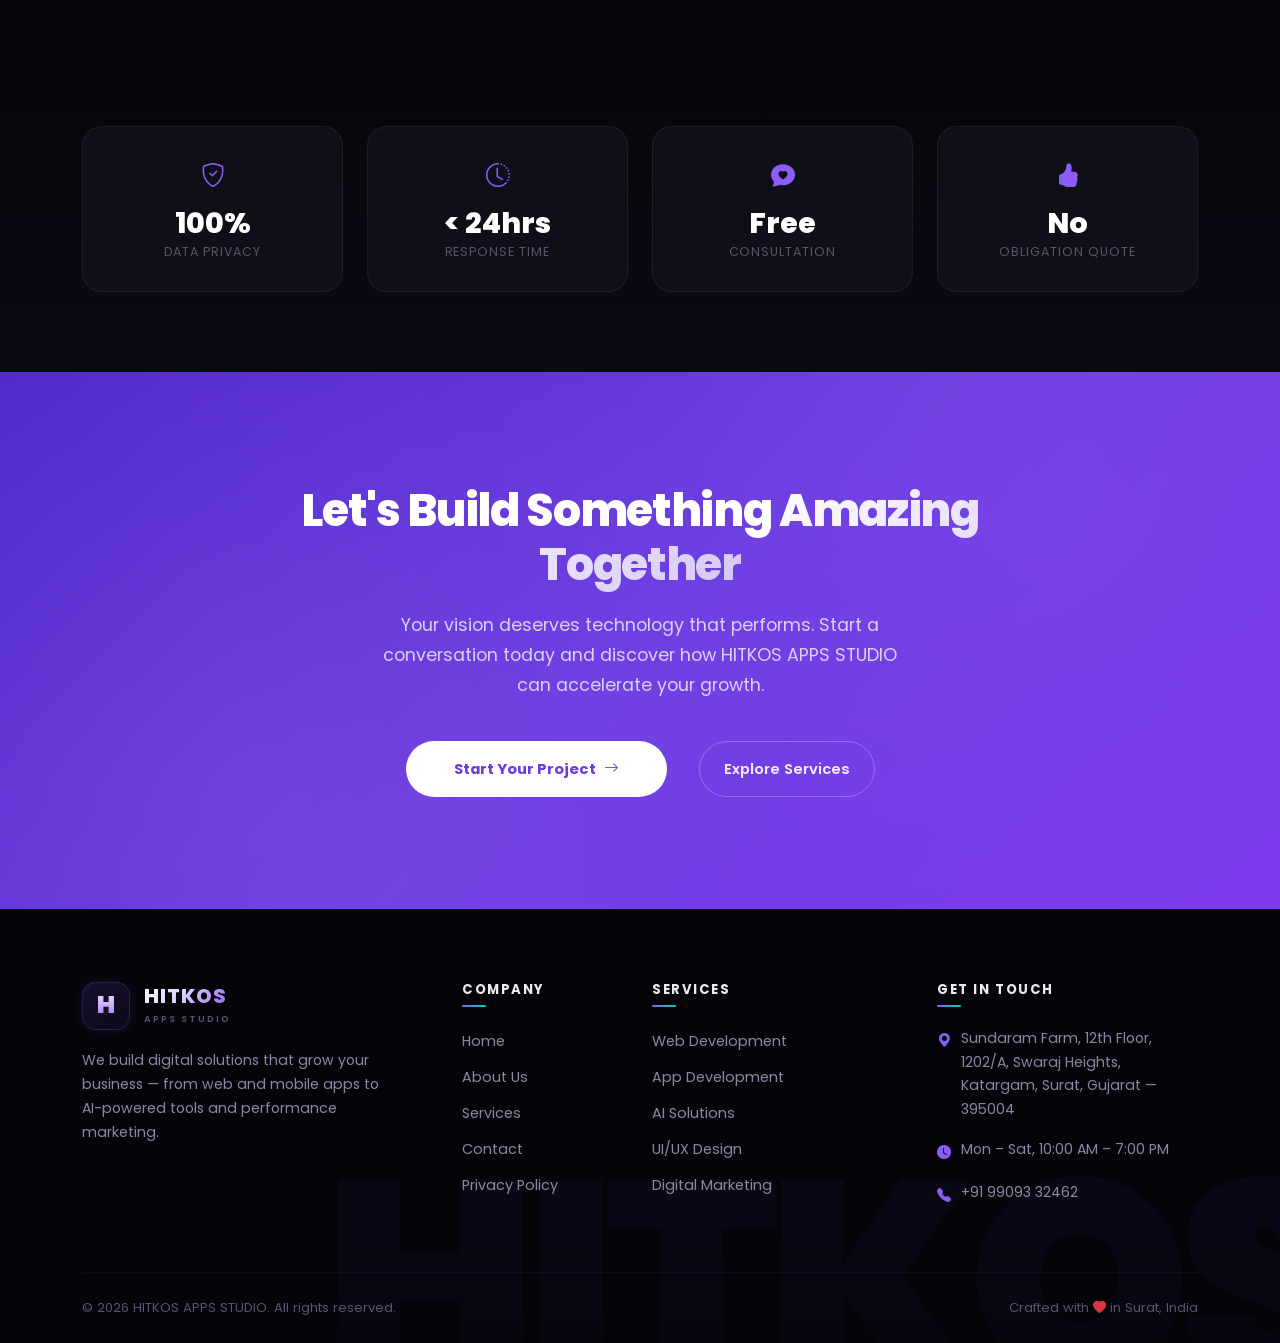
<file: contact.html>
<!DOCTYPE html>
<html lang="en">
<head>
  <!-- Meta -->
  <meta charset="UTF-8" />
  <meta name="viewport" content="width=device-width, initial-scale=1.0" />
  <meta name="description" content="Contact HITKOS APPS STUDIO — Let's discuss your project. Get in touch for web development, app development, AI solutions, and digital marketing services in Surat, Gujarat." />
  <meta name="keywords" content="contact HITKOS APPS STUDIO, hire web developer Surat, digital agency contact, get quote app development" />
  <meta name="author" content="HITKOS APPS STUDIO" />
  <meta name="robots" content="index, follow" />

  <!-- Open Graph -->
  <meta property="og:title" content="Contact Us — HITKOS APPS STUDIO" />
  <meta property="og:description" content="Ready to build something extraordinary? Reach out and let's start a conversation about your next project." />
  <meta property="og:type" content="website" />

  <!-- Favicon -->
  <link rel="icon" type="image/png" sizes="32x32" href="assets/icons/favicon-32x32.png" />
  <link rel="icon" type="image/png" sizes="16x16" href="assets/icons/favicon-16x16.png" />
  <link rel="apple-touch-icon" href="assets/icons/apple-touch-icon.png" />

  <!-- Google Fonts: Poppins -->
  <link rel="preconnect" href="https://fonts.googleapis.com" />
  <link rel="preconnect" href="https://fonts.gstatic.com" crossorigin />
  <link href="https://fonts.googleapis.com/css2?family=Poppins:wght@300;400;500;600;700;800;900&display=swap" rel="stylesheet" />

  <!-- Bootstrap 5.3 CSS -->
  <link href="https://cdn.jsdelivr.net/npm/bootstrap@5.3.3/dist/css/bootstrap.min.css" rel="stylesheet" />

  <!-- Bootstrap Icons -->
  <link href="https://cdn.jsdelivr.net/npm/bootstrap-icons@1.11.3/font/bootstrap-icons.min.css" rel="stylesheet" />

  <!-- Custom Stylesheet -->
  <link rel="stylesheet" href="css/style.css" />

  <title>Contact Us — HITKOS APPS STUDIO</title>
</head>
<body>

  <!-- ======== NAVBAR ======== -->
  <nav class="navbar navbar-expand-lg fixed-top" id="mainNavbar">
    <div class="container">
      <a class="navbar-brand" href="index.html">
        <div class="brand-monogram"><span>H</span></div>
        <span class="navbar-brand-text">
          HITKOS
          <span class="brand-sub">Apps Studio</span>
        </span>
      </a>

      <button class="navbar-toggler border-0 shadow-none" type="button" data-bs-toggle="collapse" data-bs-target="#navbarNav" aria-controls="navbarNav" aria-expanded="false" aria-label="Toggle navigation">
        <span class="navbar-toggler-icon"></span>
      </button>

      <div class="collapse navbar-collapse" id="navbarNav">
        <ul class="navbar-nav ms-auto align-items-lg-center gap-lg-1">
          <li class="nav-item">
            <a class="nav-link" href="index.html">Home</a>
          </li>
          <li class="nav-item">
            <a class="nav-link" href="about.html">About</a>
          </li>
          <li class="nav-item">
            <a class="nav-link" href="services.html">Services</a>
          </li>
          <li class="nav-item">
            <a class="nav-link active" href="contact.html">Contact</a>
          </li>
          <li class="nav-item ms-lg-3">
            <a class="btn btn-cta-primary px-4 py-2" href="contact.html">
              Get Started <i class="bi bi-arrow-right ms-1"></i>
            </a>
          </li>
        </ul>
      </div>
    </div>
  </nav>

  <!-- ======== MAIN CONTENT ======== -->
  <main>

    <!-- ======== PAGE HERO ======== -->
    <section class="page-hero" id="contact-hero">
      <div class="hero-orb hero-orb-1"></div>
      <div class="hero-orb hero-orb-2"></div>
      <div class="hero-grid-overlay"></div>

      <div class="container position-relative" style="z-index: 2;">
        <div class="row justify-content-center text-center page-hero-content">
          <div class="col-lg-8">
            <div class="hero-badge animate-fade-in">
              <span class="badge-dot"></span>
              Let's Talk
            </div>
            <h1 class="hero-heading animate-fade-in-up">
              Let's Build Something <span class="gradient-text">Extraordinary Together</span>
            </h1>
            <p class="hero-subheading mx-auto animate-fade-in-up delay-1">
              Whether you have a fully scoped project or just a rough idea — we'd love to hear from you. No pressure. No jargon. Just a straightforward conversation about how we can help.
            </p>
          </div>
        </div>
      </div>
    </section>

    <!-- ======== CONTACT SECTION ======== -->
    <section class="contact-main-section" id="contact-form-section">
      <div class="container">
        <div class="row g-5">

          <!-- ---- Left: Contact Info Cards ---- -->
          <div class="col-lg-5">
            <div class="contact-info-wrapper animate-on-scroll">
              <span class="section-label">Get In Touch</span>
              <h2 class="section-title" style="text-align: left;">
                We'd Love to <span class="gradient-text">Hear From You</span>
              </h2>
              <p class="contact-intro-text">
                Our team responds to all inquiries within 24 hours. Reach out through any of the channels below or fill out the form — and let's get started.
              </p>

              <!-- Info Cards -->
              <div class="contact-info-cards">
                <!-- Address -->
                <div class="contact-info-card animate-on-scroll">
                  <div class="cinfo-icon">
                    <i class="bi bi-geo-alt-fill"></i>
                  </div>
                  <div class="cinfo-content">
                    <h4 class="cinfo-title">Visit Our Office</h4>
                    <p class="cinfo-text">Sundaram Farm, 12th Floor, 1202/A,<br />Swaraj Heights, Dabholigam to Motived Gam Road,<br />Katargam, Surat, Gujarat — 395004</p>
                  </div>
                </div>

                <!-- Phone -->
                <div class="contact-info-card animate-on-scroll">
                  <div class="cinfo-icon cinfo-icon-teal">
                    <i class="bi bi-telephone-fill"></i>
                  </div>
                  <div class="cinfo-content">
                    <h4 class="cinfo-title">Call Us</h4>
                    <p class="cinfo-text"><a href="tel:+919909332462" style="color: inherit; text-decoration: none;">+91 99093 32462</a><br /><span class="cinfo-sub">Mon – Sat, 10:00 AM – 7:00 PM IST</span></p>
                  </div>
                </div>

                <!-- Email -->
                <div class="contact-info-card animate-on-scroll">
                  <div class="cinfo-icon cinfo-icon-violet">
                    <i class="bi bi-envelope-fill"></i>
                  </div>
                  <div class="cinfo-content">
                    <h4 class="cinfo-title">Email Us</h4>
                    <p class="cinfo-text">hitkosappsstudio@gmail.com<br /><span class="cinfo-sub">We reply within 24 hours — guaranteed</span></p>
                  </div>
                </div>

                <!-- Response Time -->
                <div class="contact-info-card animate-on-scroll">
                  <div class="cinfo-icon cinfo-icon-amber">
                    <i class="bi bi-lightning-charge-fill"></i>
                  </div>
                  <div class="cinfo-content">
                    <h4 class="cinfo-title">Quick Response</h4>
                    <p class="cinfo-text">For urgent projects, mention <strong>"URGENT"</strong> in your message and we'll prioritize your request.</p>
                  </div>
                </div>
              </div>
            </div>
          </div>

          <!-- ---- Right: Contact Form ---- -->
          <div class="col-lg-7">
            <div class="contact-form-card animate-on-scroll">
              <h3 class="form-card-title">Send Us a Message</h3>
              <p class="form-card-subtitle">Fill out the form below and we'll get back to you within 24 hours.</p>

              <form id="contactForm" action="https://formspree.io/f/maqrvpdb" method="POST" novalidate>
                <!-- Name & Email Row -->
                <div class="row g-3">
                  <div class="col-md-6">
                    <div class="form-floating-custom">
                      <label for="contactName">Full Name <span class="required-star">*</span></label>
                      <input
                        type="text"
                        class="form-control-custom"
                        id="contactName"
                        name="name"
                        placeholder="Your full name"
                        required
                      />
                      <div class="field-error" id="nameError"></div>
                    </div>
                  </div>
                  <div class="col-md-6">
                    <div class="form-floating-custom">
                      <label for="contactEmail">Email Address <span class="required-star">*</span></label>
                      <input
                        type="email"
                        class="form-control-custom"
                        id="contactEmail"
                        name="email"
                        placeholder="you@company.com"
                        required
                      />
                      <div class="field-error" id="emailError"></div>
                    </div>
                  </div>
                </div>

                <!-- Phone & Service Row -->
                <div class="row g-3 mt-1">
                  <div class="col-md-6">
                    <div class="form-floating-custom">
                      <label for="contactPhone">Phone Number</label>
                      <input
                        type="tel"
                        class="form-control-custom"
                        id="contactPhone"
                        name="phone"
                        placeholder="+91 XXXXX XXXXX"
                      />
                      <div class="field-error" id="phoneError"></div>
                    </div>
                  </div>
                  <div class="col-md-6">
                    <div class="form-floating-custom">
                      <label for="contactService">Service Interested In</label>
                      <select class="form-control-custom" id="contactService" name="service">
                        <option value="">Select a service</option>
                        <option value="web-development">Web Development</option>
                        <option value="app-development">App Development</option>
                        <option value="ai-solutions">AI Solutions</option>
                        <option value="ui-ux-design">UI/UX Design</option>
                        <option value="digital-marketing">Digital Marketing</option>
                        <option value="maintenance">Maintenance &amp; Support</option>
                      </select>
                    </div>
                  </div>
                </div>

                <!-- Budget -->
                <div class="row g-3 mt-1">
                  <div class="col-12">
                    <div class="form-floating-custom">
                      <label for="contactBudget">Estimated Budget</label>
                      <select class="form-control-custom" id="contactBudget" name="budget">
                        <option value="">Select a range</option>
                        <option value="under-50k">Under ₹50,000</option>
                        <option value="50k-1l">₹50,000 — ₹1,00,000</option>
                        <option value="1l-3l">₹1,00,000 — ₹3,00,000</option>
                        <option value="3l-5l">₹3,00,000 — ₹5,00,000</option>
                        <option value="5l-plus">₹5,00,000+</option>
                      </select>
                    </div>
                  </div>
                </div>

                <!-- Message -->
                <div class="row g-3 mt-1">
                  <div class="col-12">
                    <div class="form-floating-custom">
                      <label for="contactMessage">Your Message <span class="required-star">*</span></label>
                      <textarea
                        class="form-control-custom"
                        id="contactMessage"
                        name="message"
                        rows="5"
                        placeholder="Tell us about your project, goals, and timeline..."
                        required
                      ></textarea>
                      <div class="field-error" id="messageError"></div>
                    </div>
                  </div>
                </div>

                <!-- Submit -->
                <div class="mt-4">
                  <button type="submit" class="btn btn-cta-primary btn-lg w-100 py-3" id="submitBtn">
                    <span class="btn-text">Send Message</span>
                    <span class="btn-loading d-none">
                      <span class="spinner-border spinner-border-sm me-2" role="status" aria-hidden="true"></span>
                      Sending...
                    </span>
                    <span class="btn-success-text d-none">
                      <i class="bi bi-check-circle-fill me-2"></i> Message Sent!
                    </span>
                  </button>
                </div>

                <!-- Success Message -->
                <div class="form-success-message d-none" id="formSuccessMsg">
                  <div class="success-icon"><i class="bi bi-check-circle-fill"></i></div>
                  <h4>Thank you for reaching out!</h4>
                  <p>We've received your message and will get back to you within 24 hours. Keep an eye on your inbox.</p>
                </div>
              </form>
            </div>
          </div>

        </div>
      </div>
    </section>

    <!-- ======== MAP / TRUST SECTION ======== -->
    <section class="trust-strip-section" id="trust-strip">
      <div class="container">
        <div class="row g-4 justify-content-center">
          <div class="col-lg-3 col-md-6 col-6">
            <div class="trust-strip-item animate-on-scroll">
              <div class="trust-strip-icon"><i class="bi bi-shield-check"></i></div>
              <h4 class="trust-strip-num">100%</h4>
              <p class="trust-strip-label">Data Privacy</p>
            </div>
          </div>
          <div class="col-lg-3 col-md-6 col-6">
            <div class="trust-strip-item animate-on-scroll">
              <div class="trust-strip-icon"><i class="bi bi-clock-history"></i></div>
              <h4 class="trust-strip-num">&lt; 24hrs</h4>
              <p class="trust-strip-label">Response Time</p>
            </div>
          </div>
          <div class="col-lg-3 col-md-6 col-6">
            <div class="trust-strip-item animate-on-scroll">
              <div class="trust-strip-icon"><i class="bi bi-chat-heart-fill"></i></div>
              <h4 class="trust-strip-num">Free</h4>
              <p class="trust-strip-label">Consultation</p>
            </div>
          </div>
          <div class="col-lg-3 col-md-6 col-6">
            <div class="trust-strip-item animate-on-scroll">
              <div class="trust-strip-icon"><i class="bi bi-hand-thumbs-up-fill"></i></div>
              <h4 class="trust-strip-num">No</h4>
              <p class="trust-strip-label">Obligation Quote</p>
            </div>
          </div>
        </div>
      </div>
    </section>

    <!-- ======== CTA SECTION ======== -->
    <section class="cta-section" id="cta">
      <div class="cta-bg-pattern"></div>
      <div class="container position-relative" style="z-index: 2;">
        <div class="row justify-content-center">
          <div class="col-lg-8 text-center">
            <h2 class="cta-title animate-on-scroll">
              Let's Build Something
              <span class="gradient-text-white">Amazing Together</span>
            </h2>
            <p class="cta-subtitle animate-on-scroll">
              Your vision deserves technology that performs. Start a conversation today and discover how HITKOS APPS STUDIO can accelerate your growth.
            </p>
            <div class="cta-buttons animate-on-scroll">
              <a href="#contact-form-section" class="btn btn-cta-white btn-lg px-5 py-3 me-3">
                Start Your Project <i class="bi bi-arrow-right ms-2"></i>
              </a>
              <a href="services.html" class="btn btn-cta-outline-white btn-lg px-4 py-3">
                Explore Services
              </a>
            </div>
          </div>
        </div>
      </div>
    </section>

  </main>

  <!-- ======== FOOTER ======== -->
  <footer class="site-footer" id="footer">
    <div class="footer-watermark">HITKOS</div>
    <div class="container">
      <div class="row g-4 mb-5">
        <div class="col-lg-4 col-md-6">
          <a href="index.html" class="footer-brand-area">
            <div class="footer-monogram"><span>H</span></div>
            <div class="footer-brand-name">
              <span class="footer-brand-title">HITKOS</span>
              <span class="footer-brand-subtitle">Apps Studio</span>
            </div>
          </a>
          <p class="footer-tagline">We build digital solutions that grow your business — from web and mobile apps to AI-powered tools and performance marketing.</p>

        </div>
        <div class="col-lg-2 col-md-6 col-6">
          <h5 class="footer-heading">Company</h5>
          <ul class="footer-links">
            <li><a href="index.html">Home</a></li>
            <li><a href="about.html">About Us</a></li>
            <li><a href="services.html">Services</a></li>
            <li><a href="contact.html">Contact</a></li>
            <li><a href="privacy.html">Privacy Policy</a></li>
          </ul>
        </div>
        <div class="col-lg-3 col-md-6 col-6">
          <h5 class="footer-heading">Services</h5>
          <ul class="footer-links">
            <li><a href="services.html">Web Development</a></li>
            <li><a href="services.html">App Development</a></li>
            <li><a href="services.html">AI Solutions</a></li>
            <li><a href="services.html">UI/UX Design</a></li>
            <li><a href="services.html">Digital Marketing</a></li>
          </ul>
        </div>
        <div class="col-lg-3 col-md-6">
          <h5 class="footer-heading">Get In Touch</h5>
          <ul class="footer-contact">
            <li>
              <i class="bi bi-geo-alt-fill"></i>
              <span>Sundaram Farm, 12th Floor, 1202/A, Swaraj Heights, Katargam, Surat, Gujarat — 395004</span>
            </li>
            <li>
              <i class="bi bi-clock-fill"></i>
              <span>Mon – Sat, 10:00 AM – 7:00 PM</span>
            </li>
            <li>
              <i class="bi bi-telephone-fill"></i>
              <a href="tel:+919909332462" style="color: inherit; text-decoration: none;">+91 99093 32462</a>
            </li>
          </ul>
        </div>
      </div>
      <div class="footer-bottom">
        <div class="row align-items-center">
          <div class="col-md-6 text-center text-md-start">
            <p class="mb-0">&copy; <span id="current-year"></span> HITKOS APPS STUDIO. All rights reserved.</p>
          </div>
          <div class="col-md-6 text-center text-md-end">
            <p class="mb-0">Crafted with <i class="bi bi-heart-fill text-danger"></i> in Surat, India</p>
          </div>
        </div>
      </div>
    </div>
  </footer>

  <!-- ======== SCRIPTS ======== -->
  <script src="https://cdn.jsdelivr.net/npm/bootstrap@5.3.3/dist/js/bootstrap.bundle.min.js"></script>
  <script src="js/main.js"></script>
  <script src="js/contact-validation.js"></script>

</body>
</html>
</file>
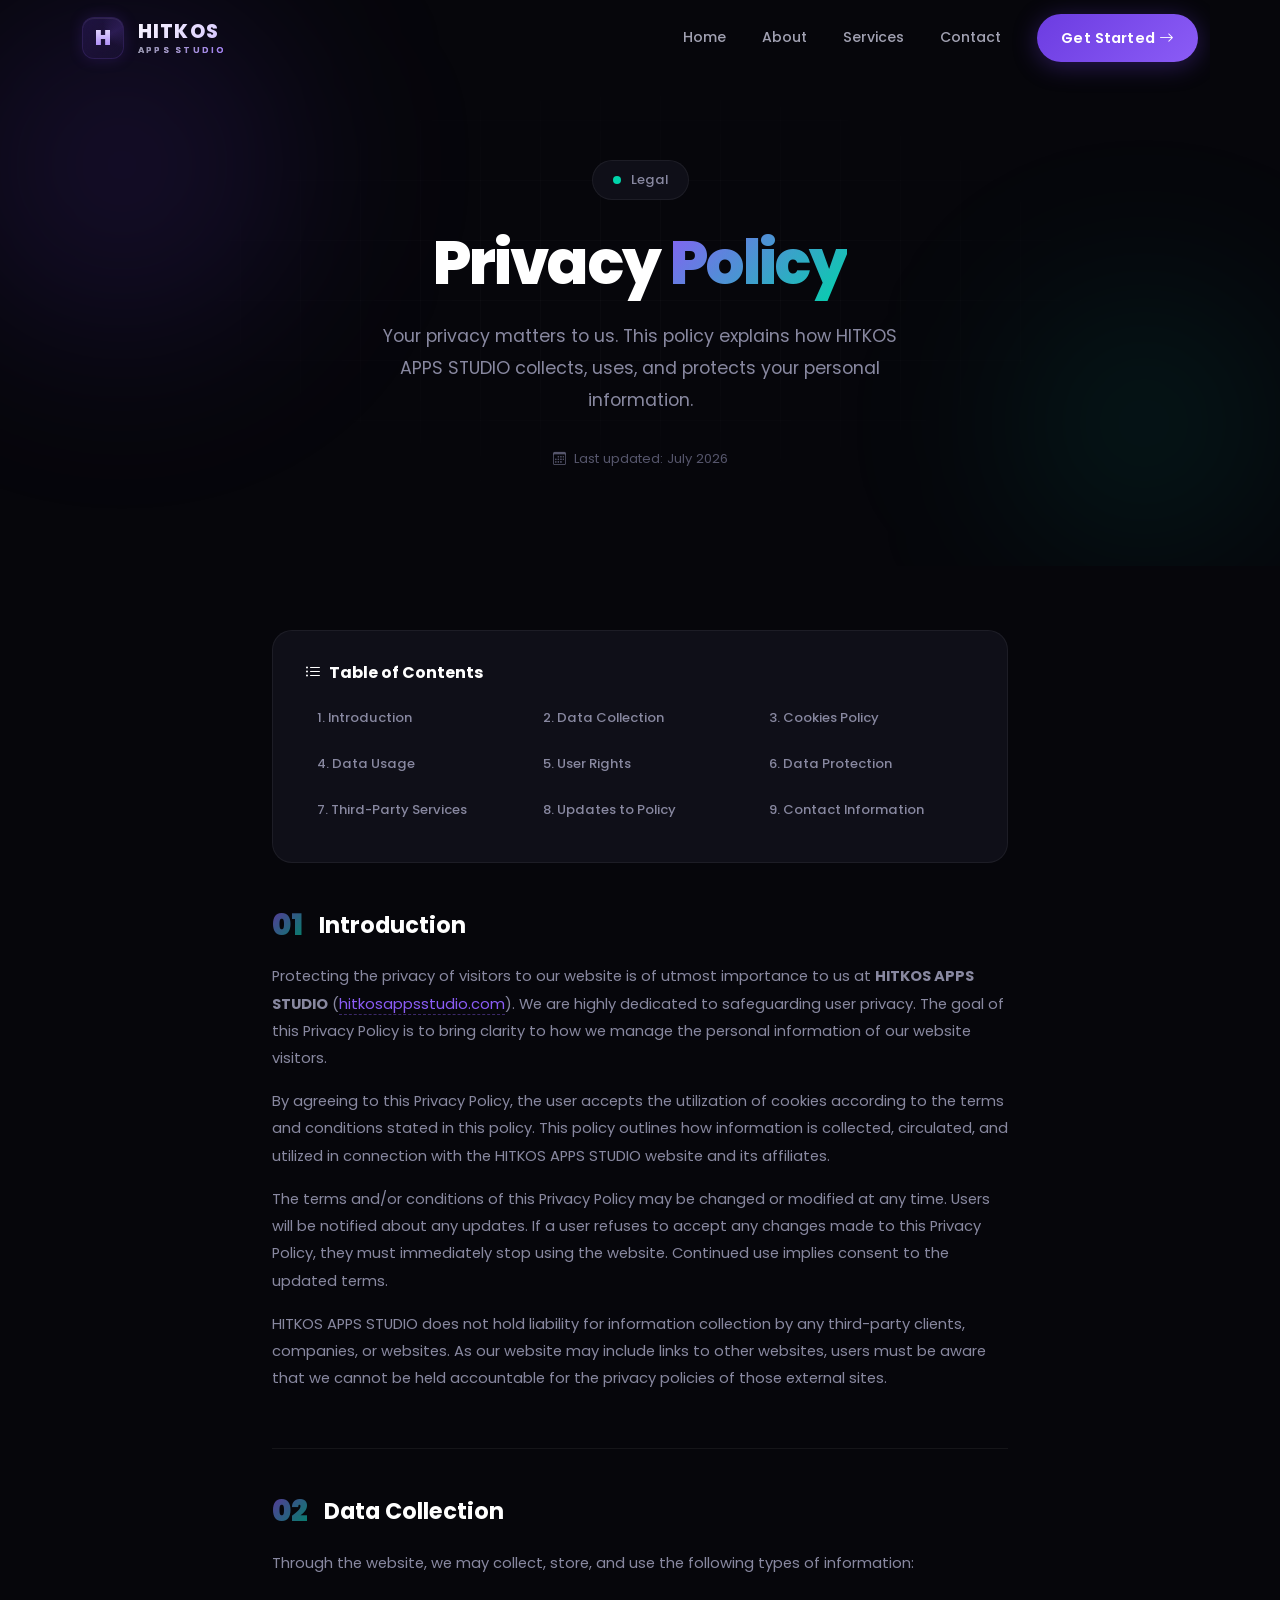
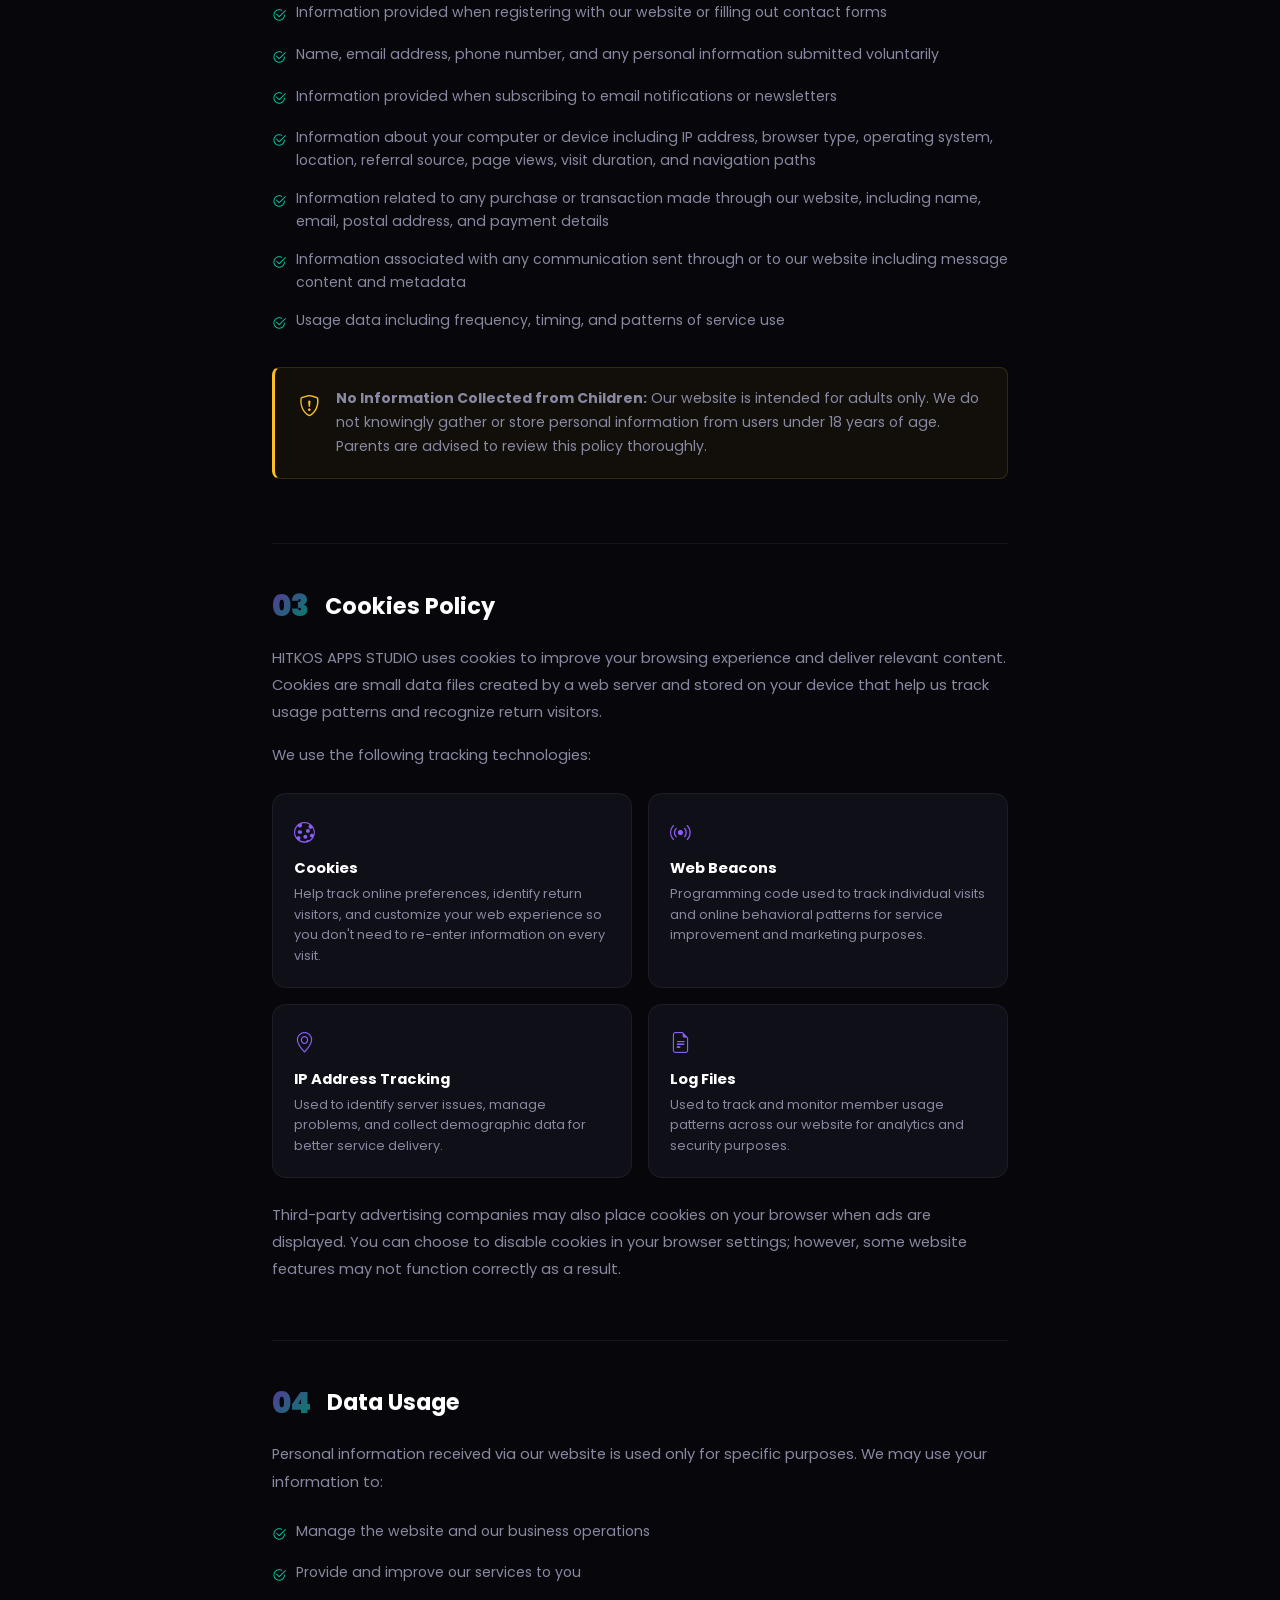
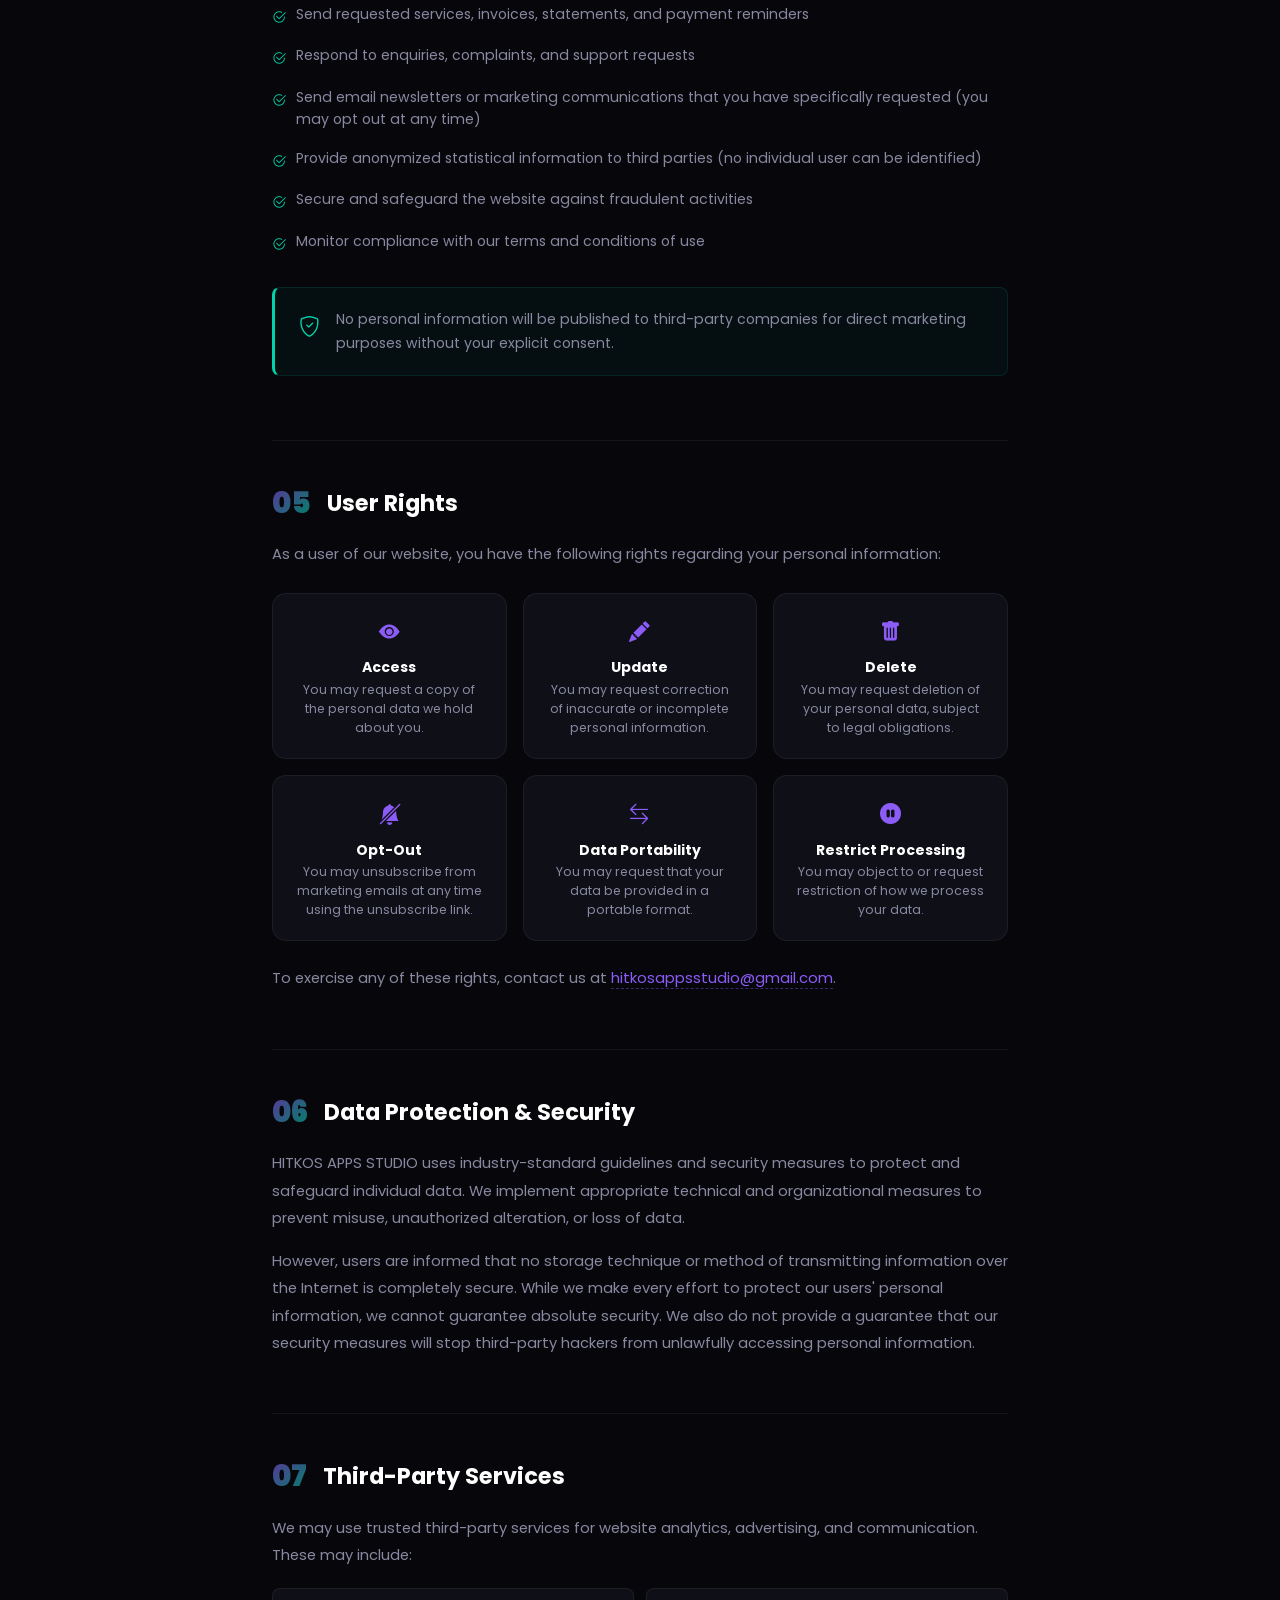
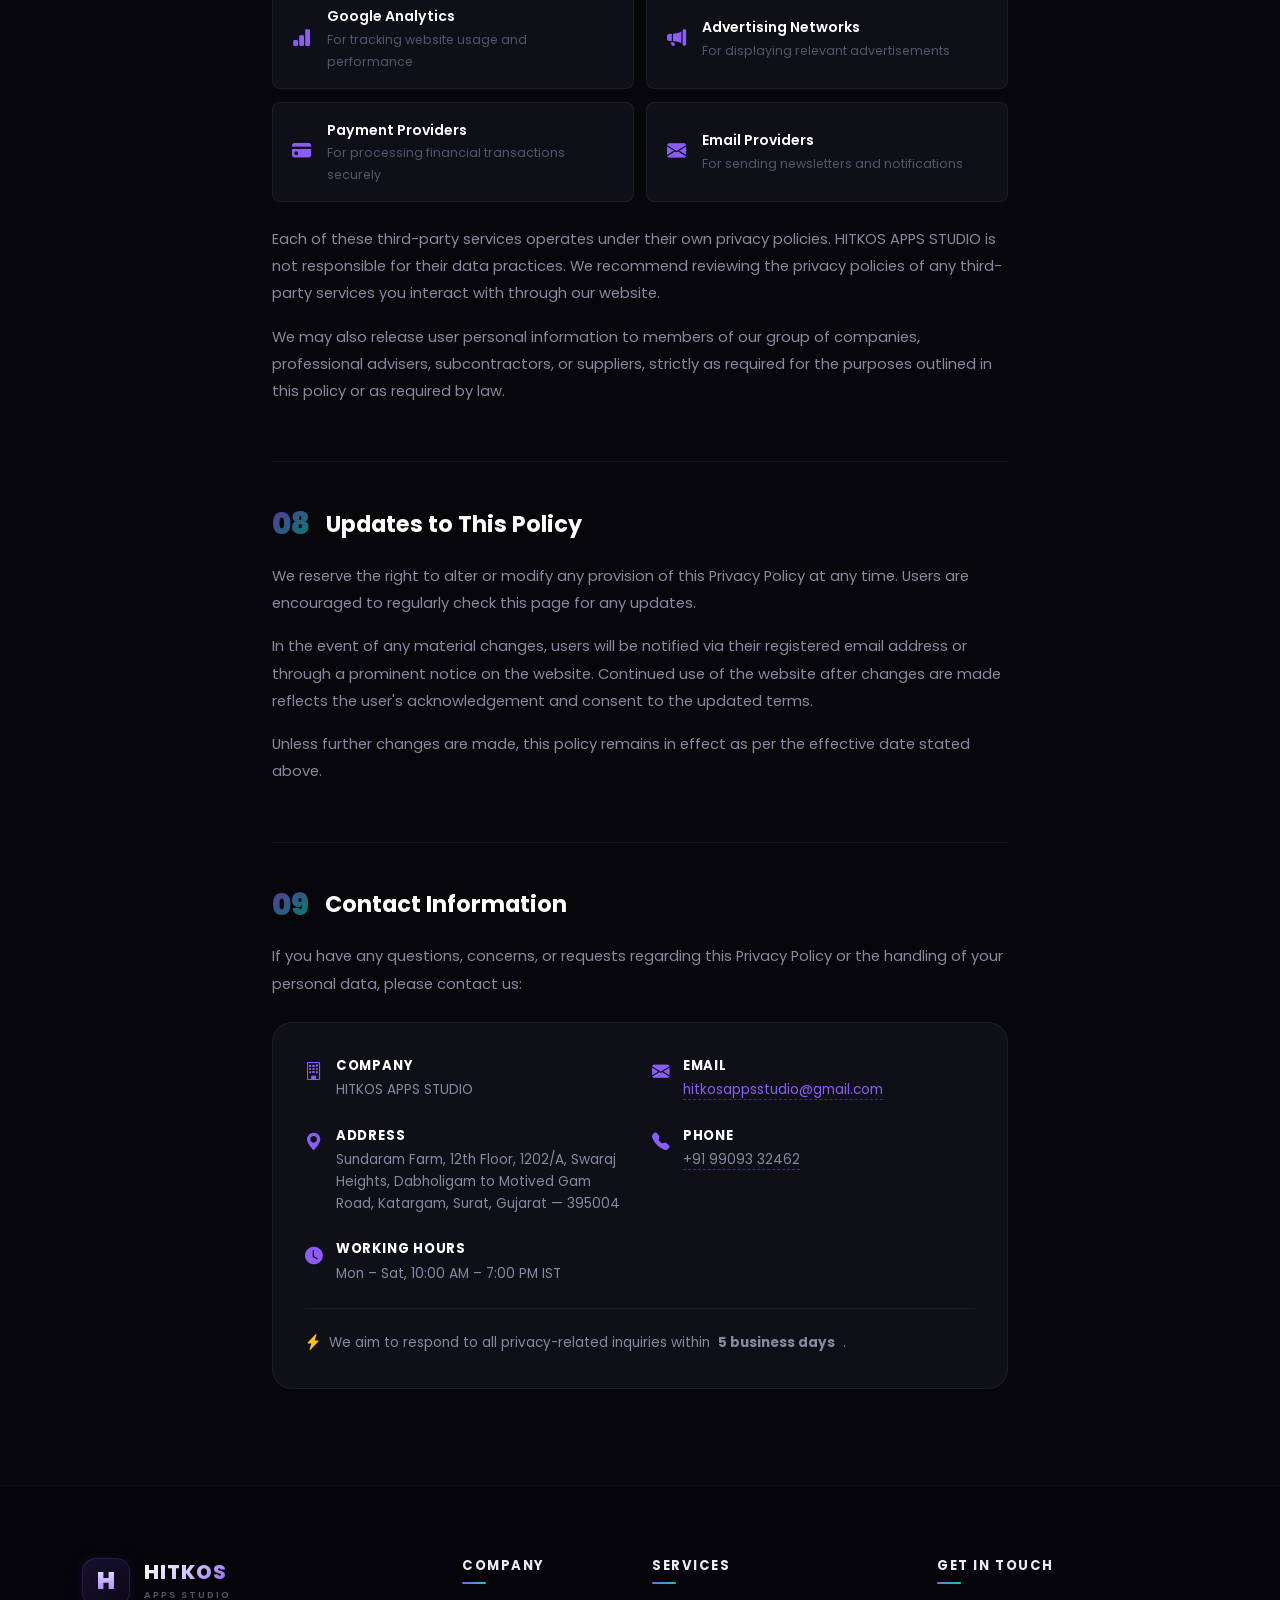
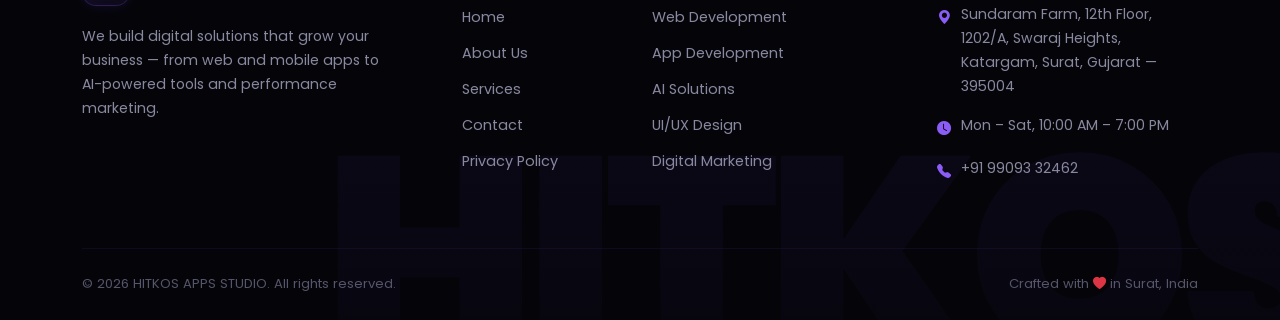
<file: privacy.html>
<!DOCTYPE html>
<html lang="en">
<head>
  <!-- Meta -->
  <meta charset="UTF-8" />
  <meta name="viewport" content="width=device-width, initial-scale=1.0" />
  <meta name="description" content="Privacy Policy for HITKOS APPS STUDIO. Learn how we collect, use, and protect your personal information on our website." />
  <meta name="keywords" content="privacy policy, HITKOS APPS STUDIO privacy, data protection, cookies policy, user rights" />
  <meta name="author" content="HITKOS APPS STUDIO" />
  <meta name="robots" content="index, follow" />

  <!-- Open Graph -->
  <meta property="og:title" content="Privacy Policy — HITKOS APPS STUDIO" />
  <meta property="og:description" content="Your privacy matters to us. Read our Privacy Policy to understand how HITKOS APPS STUDIO handles your data." />
  <meta property="og:type" content="website" />

  <!-- Favicon -->
  <link rel="icon" type="image/png" sizes="32x32" href="assets/icons/favicon-32x32.png" />
  <link rel="icon" type="image/png" sizes="16x16" href="assets/icons/favicon-16x16.png" />
  <link rel="apple-touch-icon" href="assets/icons/apple-touch-icon.png" />

  <!-- Google Fonts: Poppins -->
  <link rel="preconnect" href="https://fonts.googleapis.com" />
  <link rel="preconnect" href="https://fonts.gstatic.com" crossorigin />
  <link href="https://fonts.googleapis.com/css2?family=Poppins:wght@300;400;500;600;700;800;900&display=swap" rel="stylesheet" />

  <!-- Bootstrap 5.3 CSS -->
  <link href="https://cdn.jsdelivr.net/npm/bootstrap@5.3.3/dist/css/bootstrap.min.css" rel="stylesheet" />

  <!-- Bootstrap Icons -->
  <link href="https://cdn.jsdelivr.net/npm/bootstrap-icons@1.11.3/font/bootstrap-icons.min.css" rel="stylesheet" />

  <!-- Custom Stylesheet -->
  <link rel="stylesheet" href="css/style.css" />

  <title>Privacy Policy — HITKOS APPS STUDIO</title>
</head>
<body>

  <!-- ======== NAVBAR ======== -->
  <nav class="navbar navbar-expand-lg fixed-top" id="mainNavbar">
    <div class="container">
      <a class="navbar-brand" href="index.html">
        <div class="brand-monogram"><span>H</span></div>
        <span class="navbar-brand-text">
          HITKOS
          <span class="brand-sub">Apps Studio</span>
        </span>
      </a>

      <button class="navbar-toggler border-0 shadow-none" type="button" data-bs-toggle="collapse" data-bs-target="#navbarNav" aria-controls="navbarNav" aria-expanded="false" aria-label="Toggle navigation">
        <span class="navbar-toggler-icon"></span>
      </button>

      <div class="collapse navbar-collapse" id="navbarNav">
        <ul class="navbar-nav ms-auto align-items-lg-center gap-lg-1">
          <li class="nav-item">
            <a class="nav-link" href="index.html">Home</a>
          </li>
          <li class="nav-item">
            <a class="nav-link" href="about.html">About</a>
          </li>
          <li class="nav-item">
            <a class="nav-link" href="services.html">Services</a>
          </li>
          <li class="nav-item">
            <a class="nav-link" href="contact.html">Contact</a>
          </li>
          <li class="nav-item ms-lg-3">
            <a class="btn btn-cta-primary px-4 py-2" href="contact.html">
              Get Started <i class="bi bi-arrow-right ms-1"></i>
            </a>
          </li>
        </ul>
      </div>
    </div>
  </nav>

  <!-- ======== MAIN CONTENT ======== -->
  <main>

    <!-- ======== PAGE HERO ======== -->
    <section class="page-hero" id="privacy-hero">
      <div class="hero-orb hero-orb-1"></div>
      <div class="hero-orb hero-orb-2"></div>
      <div class="hero-grid-overlay"></div>

      <div class="container position-relative" style="z-index: 2;">
        <div class="row justify-content-center text-center page-hero-content">
          <div class="col-lg-8">
            <div class="hero-badge animate-fade-in">
              <span class="badge-dot"></span>
              Legal
            </div>
            <h1 class="hero-heading animate-fade-in-up">
              Privacy <span class="gradient-text">Policy</span>
            </h1>
            <p class="hero-subheading mx-auto animate-fade-in-up delay-1">
              Your privacy matters to us. This policy explains how HITKOS APPS STUDIO collects, uses, and protects your personal information.
            </p>
            <p class="animate-fade-in-up delay-2" style="font-size: 0.82rem; color: var(--text-muted);">
              <i class="bi bi-calendar3 me-1"></i> Last updated: July 2026
            </p>
          </div>
        </div>
      </div>
    </section>

    <!-- ======== PRIVACY POLICY CONTENT ======== -->
    <section class="policy-content-section" id="policy-content">
      <div class="container">
        <div class="row justify-content-center">
          <div class="col-lg-8">

            <!-- Quick Navigation -->
            <div class="policy-toc animate-on-scroll">
              <h4 class="policy-toc-title"><i class="bi bi-list-ul me-2"></i>Table of Contents</h4>
              <div class="policy-toc-grid">
                <a href="#section-1" class="toc-link">1. Introduction</a>
                <a href="#section-2" class="toc-link">2. Data Collection</a>
                <a href="#section-3" class="toc-link">3. Cookies Policy</a>
                <a href="#section-4" class="toc-link">4. Data Usage</a>
                <a href="#section-5" class="toc-link">5. User Rights</a>
                <a href="#section-6" class="toc-link">6. Data Protection</a>
                <a href="#section-7" class="toc-link">7. Third-Party Services</a>
                <a href="#section-8" class="toc-link">8. Updates to Policy</a>
                <a href="#section-9" class="toc-link">9. Contact Information</a>
              </div>
            </div>

            <!-- ---- Section 1: Introduction ---- -->
            <div class="policy-section animate-on-scroll" id="section-1">
              <div class="policy-section-header">
                <span class="policy-section-num">01</span>
                <h2 class="policy-section-title">Introduction</h2>
              </div>
              <div class="policy-section-body">
                <p>Protecting the privacy of visitors to our website is of utmost importance to us at <strong>HITKOS APPS STUDIO</strong> (<a href="https://hitkosappsstudio.com" target="_blank" rel="noopener">hitkosappsstudio.com</a>). We are highly dedicated to safeguarding user privacy. The goal of this Privacy Policy is to bring clarity to how we manage the personal information of our website visitors.</p>
                <p>By agreeing to this Privacy Policy, the user accepts the utilization of cookies according to the terms and conditions stated in this policy. This policy outlines how information is collected, circulated, and utilized in connection with the HITKOS APPS STUDIO website and its affiliates.</p>
                <p>The terms and/or conditions of this Privacy Policy may be changed or modified at any time. Users will be notified about any updates. If a user refuses to accept any changes made to this Privacy Policy, they must immediately stop using the website. Continued use implies consent to the updated terms.</p>
                <p>HITKOS APPS STUDIO does not hold liability for information collection by any third-party clients, companies, or websites. As our website may include links to other websites, users must be aware that we cannot be held accountable for the privacy policies of those external sites.</p>
              </div>
            </div>

            <!-- ---- Section 2: Data Collection ---- -->
            <div class="policy-section animate-on-scroll" id="section-2">
              <div class="policy-section-header">
                <span class="policy-section-num">02</span>
                <h2 class="policy-section-title">Data Collection</h2>
              </div>
              <div class="policy-section-body">
                <p>Through the website, we may collect, store, and use the following types of information:</p>
                <ul class="policy-list">
                  <li><i class="bi bi-check2-circle"></i> Information provided when registering with our website or filling out contact forms</li>
                  <li><i class="bi bi-check2-circle"></i> Name, email address, phone number, and any personal information submitted voluntarily</li>
                  <li><i class="bi bi-check2-circle"></i> Information provided when subscribing to email notifications or newsletters</li>
                  <li><i class="bi bi-check2-circle"></i> Information about your computer or device including IP address, browser type, operating system, location, referral source, page views, visit duration, and navigation paths</li>
                  <li><i class="bi bi-check2-circle"></i> Information related to any purchase or transaction made through our website, including name, email, postal address, and payment details</li>
                  <li><i class="bi bi-check2-circle"></i> Information associated with any communication sent through or to our website including message content and metadata</li>
                  <li><i class="bi bi-check2-circle"></i> Usage data including frequency, timing, and patterns of service use</li>
                </ul>
                <div class="policy-notice">
                  <i class="bi bi-shield-exclamation"></i>
                  <div>
                    <strong>No Information Collected from Children:</strong> Our website is intended for adults only. We do not knowingly gather or store personal information from users under 18 years of age. Parents are advised to review this policy thoroughly.
                  </div>
                </div>
              </div>
            </div>

            <!-- ---- Section 3: Cookies Policy ---- -->
            <div class="policy-section animate-on-scroll" id="section-3">
              <div class="policy-section-header">
                <span class="policy-section-num">03</span>
                <h2 class="policy-section-title">Cookies Policy</h2>
              </div>
              <div class="policy-section-body">
                <p>HITKOS APPS STUDIO uses cookies to improve your browsing experience and deliver relevant content. Cookies are small data files created by a web server and stored on your device that help us track usage patterns and recognize return visitors.</p>
                <p>We use the following tracking technologies:</p>

                <div class="policy-feature-grid">
                  <div class="policy-feature-item">
                    <div class="policy-feature-icon"><i class="bi bi-cookie"></i></div>
                    <h5>Cookies</h5>
                    <p>Help track online preferences, identify return visitors, and customize your web experience so you don't need to re-enter information on every visit.</p>
                  </div>
                  <div class="policy-feature-item">
                    <div class="policy-feature-icon"><i class="bi bi-broadcast"></i></div>
                    <h5>Web Beacons</h5>
                    <p>Programming code used to track individual visits and online behavioral patterns for service improvement and marketing purposes.</p>
                  </div>
                  <div class="policy-feature-item">
                    <div class="policy-feature-icon"><i class="bi bi-geo-alt"></i></div>
                    <h5>IP Address Tracking</h5>
                    <p>Used to identify server issues, manage problems, and collect demographic data for better service delivery.</p>
                  </div>
                  <div class="policy-feature-item">
                    <div class="policy-feature-icon"><i class="bi bi-file-earmark-text"></i></div>
                    <h5>Log Files</h5>
                    <p>Used to track and monitor member usage patterns across our website for analytics and security purposes.</p>
                  </div>
                </div>

                <p>Third-party advertising companies may also place cookies on your browser when ads are displayed. You can choose to disable cookies in your browser settings; however, some website features may not function correctly as a result.</p>
              </div>
            </div>

            <!-- ---- Section 4: Data Usage ---- -->
            <div class="policy-section animate-on-scroll" id="section-4">
              <div class="policy-section-header">
                <span class="policy-section-num">04</span>
                <h2 class="policy-section-title">Data Usage</h2>
              </div>
              <div class="policy-section-body">
                <p>Personal information received via our website is used only for specific purposes. We may use your information to:</p>
                <ul class="policy-list">
                  <li><i class="bi bi-check2-circle"></i> Manage the website and our business operations</li>
                  <li><i class="bi bi-check2-circle"></i> Provide and improve our services to you</li>
                  <li><i class="bi bi-check2-circle"></i> Send requested services, invoices, statements, and payment reminders</li>
                  <li><i class="bi bi-check2-circle"></i> Respond to enquiries, complaints, and support requests</li>
                  <li><i class="bi bi-check2-circle"></i> Send email newsletters or marketing communications that you have specifically requested (you may opt out at any time)</li>
                  <li><i class="bi bi-check2-circle"></i> Provide anonymized statistical information to third parties (no individual user can be identified)</li>
                  <li><i class="bi bi-check2-circle"></i> Secure and safeguard the website against fraudulent activities</li>
                  <li><i class="bi bi-check2-circle"></i> Monitor compliance with our terms and conditions of use</li>
                </ul>
                <div class="policy-notice policy-notice-green">
                  <i class="bi bi-shield-check"></i>
                  <div>No personal information will be published to third-party companies for direct marketing purposes without your explicit consent.</div>
                </div>
              </div>
            </div>

            <!-- ---- Section 5: User Rights ---- -->
            <div class="policy-section animate-on-scroll" id="section-5">
              <div class="policy-section-header">
                <span class="policy-section-num">05</span>
                <h2 class="policy-section-title">User Rights</h2>
              </div>
              <div class="policy-section-body">
                <p>As a user of our website, you have the following rights regarding your personal information:</p>

                <div class="policy-rights-grid">
                  <div class="policy-right-item">
                    <div class="right-icon"><i class="bi bi-eye-fill"></i></div>
                    <h5>Access</h5>
                    <p>You may request a copy of the personal data we hold about you.</p>
                  </div>
                  <div class="policy-right-item">
                    <div class="right-icon"><i class="bi bi-pencil-fill"></i></div>
                    <h5>Update</h5>
                    <p>You may request correction of inaccurate or incomplete personal information.</p>
                  </div>
                  <div class="policy-right-item">
                    <div class="right-icon"><i class="bi bi-trash-fill"></i></div>
                    <h5>Delete</h5>
                    <p>You may request deletion of your personal data, subject to legal obligations.</p>
                  </div>
                  <div class="policy-right-item">
                    <div class="right-icon"><i class="bi bi-bell-slash-fill"></i></div>
                    <h5>Opt-Out</h5>
                    <p>You may unsubscribe from marketing emails at any time using the unsubscribe link.</p>
                  </div>
                  <div class="policy-right-item">
                    <div class="right-icon"><i class="bi bi-arrow-left-right"></i></div>
                    <h5>Data Portability</h5>
                    <p>You may request that your data be provided in a portable format.</p>
                  </div>
                  <div class="policy-right-item">
                    <div class="right-icon"><i class="bi bi-pause-circle-fill"></i></div>
                    <h5>Restrict Processing</h5>
                    <p>You may object to or request restriction of how we process your data.</p>
                  </div>
                </div>

                <p>To exercise any of these rights, contact us at <a href="mailto:hitkosappsstudio@gmail.com">hitkosappsstudio@gmail.com</a>.</p>
              </div>
            </div>

            <!-- ---- Section 6: Data Protection ---- -->
            <div class="policy-section animate-on-scroll" id="section-6">
              <div class="policy-section-header">
                <span class="policy-section-num">06</span>
                <h2 class="policy-section-title">Data Protection &amp; Security</h2>
              </div>
              <div class="policy-section-body">
                <p>HITKOS APPS STUDIO uses industry-standard guidelines and security measures to protect and safeguard individual data. We implement appropriate technical and organizational measures to prevent misuse, unauthorized alteration, or loss of data.</p>
                <p>However, users are informed that no storage technique or method of transmitting information over the Internet is completely secure. While we make every effort to protect our users' personal information, we cannot guarantee absolute security. We also do not provide a guarantee that our security measures will stop third-party hackers from unlawfully accessing personal information.</p>
              </div>
            </div>

            <!-- ---- Section 7: Third-Party Services ---- -->
            <div class="policy-section animate-on-scroll" id="section-7">
              <div class="policy-section-header">
                <span class="policy-section-num">07</span>
                <h2 class="policy-section-title">Third-Party Services</h2>
              </div>
              <div class="policy-section-body">
                <p>We may use trusted third-party services for website analytics, advertising, and communication. These may include:</p>
                <div class="policy-third-party-grid">
                  <div class="third-party-item">
                    <i class="bi bi-bar-chart-fill"></i>
                    <div>
                      <strong>Google Analytics</strong>
                      <span>For tracking website usage and performance</span>
                    </div>
                  </div>
                  <div class="third-party-item">
                    <i class="bi bi-megaphone-fill"></i>
                    <div>
                      <strong>Advertising Networks</strong>
                      <span>For displaying relevant advertisements</span>
                    </div>
                  </div>
                  <div class="third-party-item">
                    <i class="bi bi-credit-card-fill"></i>
                    <div>
                      <strong>Payment Providers</strong>
                      <span>For processing financial transactions securely</span>
                    </div>
                  </div>
                  <div class="third-party-item">
                    <i class="bi bi-envelope-fill"></i>
                    <div>
                      <strong>Email Providers</strong>
                      <span>For sending newsletters and notifications</span>
                    </div>
                  </div>
                </div>
                <p>Each of these third-party services operates under their own privacy policies. HITKOS APPS STUDIO is not responsible for their data practices. We recommend reviewing the privacy policies of any third-party services you interact with through our website.</p>
                <p>We may also release user personal information to members of our group of companies, professional advisers, subcontractors, or suppliers, strictly as required for the purposes outlined in this policy or as required by law.</p>
              </div>
            </div>

            <!-- ---- Section 8: Updates to Policy ---- -->
            <div class="policy-section animate-on-scroll" id="section-8">
              <div class="policy-section-header">
                <span class="policy-section-num">08</span>
                <h2 class="policy-section-title">Updates to This Policy</h2>
              </div>
              <div class="policy-section-body">
                <p>We reserve the right to alter or modify any provision of this Privacy Policy at any time. Users are encouraged to regularly check this page for any updates.</p>
                <p>In the event of any material changes, users will be notified via their registered email address or through a prominent notice on the website. Continued use of the website after changes are made reflects the user's acknowledgement and consent to the updated terms.</p>
                <p>Unless further changes are made, this policy remains in effect as per the effective date stated above.</p>
              </div>
            </div>

            <!-- ---- Section 9: Contact Information ---- -->
            <div class="policy-section animate-on-scroll" id="section-9">
              <div class="policy-section-header">
                <span class="policy-section-num">09</span>
                <h2 class="policy-section-title">Contact Information</h2>
              </div>
              <div class="policy-section-body">
                <p>If you have any questions, concerns, or requests regarding this Privacy Policy or the handling of your personal data, please contact us:</p>

                <div class="policy-contact-card">
                  <div class="row g-4">
                    <div class="col-md-6">
                      <div class="policy-contact-item">
                        <i class="bi bi-building"></i>
                        <div>
                          <strong>Company</strong>
                          <p>HITKOS APPS STUDIO</p>
                        </div>
                      </div>
                    </div>
                    <div class="col-md-6">
                      <div class="policy-contact-item">
                        <i class="bi bi-envelope-fill"></i>
                        <div>
                          <strong>Email</strong>
                          <p><a href="mailto:hitkosappsstudio@gmail.com">hitkosappsstudio@gmail.com</a></p>
                        </div>
                      </div>
                    </div>
                    <div class="col-md-6">
                      <div class="policy-contact-item">
                        <i class="bi bi-geo-alt-fill"></i>
                        <div>
                          <strong>Address</strong>
                          <p>Sundaram Farm, 12th Floor, 1202/A, Swaraj Heights, Dabholigam to Motived Gam Road, Katargam, Surat, Gujarat — 395004</p>
                        </div>
                      </div>
                    </div>
                    <div class="col-md-6">
                      <div class="policy-contact-item">
                        <i class="bi bi-telephone-fill"></i>
                        <div>
                          <strong>Phone</strong>
                          <p><a href="tel:+919909332462" style="color: inherit; text-decoration: none;">+91 99093 32462</a></p>
                        </div>
                      </div>
                    </div>
                    <div class="col-md-6">
                      <div class="policy-contact-item">
                        <i class="bi bi-clock-fill"></i>
                        <div>
                          <strong>Working Hours</strong>
                          <p>Mon – Sat, 10:00 AM – 7:00 PM IST</p>
                        </div>
                      </div>
                    </div>
                  </div>
                  <div class="policy-response-note">
                    <i class="bi bi-lightning-charge-fill"></i>
                    We aim to respond to all privacy-related inquiries within <strong>5 business days</strong>.
                  </div>
                </div>
              </div>
            </div>

          </div>
        </div>
      </div>
    </section>

  </main>

  <!-- ======== FOOTER ======== -->
  <footer class="site-footer" id="footer">
    <div class="footer-watermark">HITKOS</div>
    <div class="container">
      <div class="row g-4 mb-5">
        <div class="col-lg-4 col-md-6">
          <a href="index.html" class="footer-brand-area">
            <div class="footer-monogram"><span>H</span></div>
            <div class="footer-brand-name">
              <span class="footer-brand-title">HITKOS</span>
              <span class="footer-brand-subtitle">Apps Studio</span>
            </div>
          </a>
          <p class="footer-tagline">We build digital solutions that grow your business — from web and mobile apps to AI-powered tools and performance marketing.</p>

        </div>
        <div class="col-lg-2 col-md-6 col-6">
          <h5 class="footer-heading">Company</h5>
          <ul class="footer-links">
            <li><a href="index.html">Home</a></li>
            <li><a href="about.html">About Us</a></li>
            <li><a href="services.html">Services</a></li>
            <li><a href="contact.html">Contact</a></li>
            <li><a href="privacy.html">Privacy Policy</a></li>
          </ul>
        </div>
        <div class="col-lg-3 col-md-6 col-6">
          <h5 class="footer-heading">Services</h5>
          <ul class="footer-links">
            <li><a href="services.html">Web Development</a></li>
            <li><a href="services.html">App Development</a></li>
            <li><a href="services.html">AI Solutions</a></li>
            <li><a href="services.html">UI/UX Design</a></li>
            <li><a href="services.html">Digital Marketing</a></li>
          </ul>
        </div>
        <div class="col-lg-3 col-md-6">
          <h5 class="footer-heading">Get In Touch</h5>
          <ul class="footer-contact">
            <li>
              <i class="bi bi-geo-alt-fill"></i>
              <span>Sundaram Farm, 12th Floor, 1202/A, Swaraj Heights, Katargam, Surat, Gujarat — 395004</span>
            </li>
            <li>
              <i class="bi bi-clock-fill"></i>
              <span>Mon – Sat, 10:00 AM – 7:00 PM</span>
            </li>
            <li>
              <i class="bi bi-telephone-fill"></i>
              <a href="tel:+919909332462" style="color: inherit; text-decoration: none;">+91 99093 32462</a>
            </li>
          </ul>
        </div>
      </div>
      <div class="footer-bottom">
        <div class="row align-items-center">
          <div class="col-md-6 text-center text-md-start">
            <p class="mb-0">&copy; <span id="current-year"></span> HITKOS APPS STUDIO. All rights reserved.</p>
          </div>
          <div class="col-md-6 text-center text-md-end">
            <p class="mb-0">Crafted with <i class="bi bi-heart-fill text-danger"></i> in Surat, India</p>
          </div>
        </div>
      </div>
    </div>
  </footer>

  <!-- ======== SCRIPTS ======== -->
  <script src="https://cdn.jsdelivr.net/npm/bootstrap@5.3.3/dist/js/bootstrap.bundle.min.js"></script>
  <script src="js/main.js"></script>

</body>
</html>
</file>
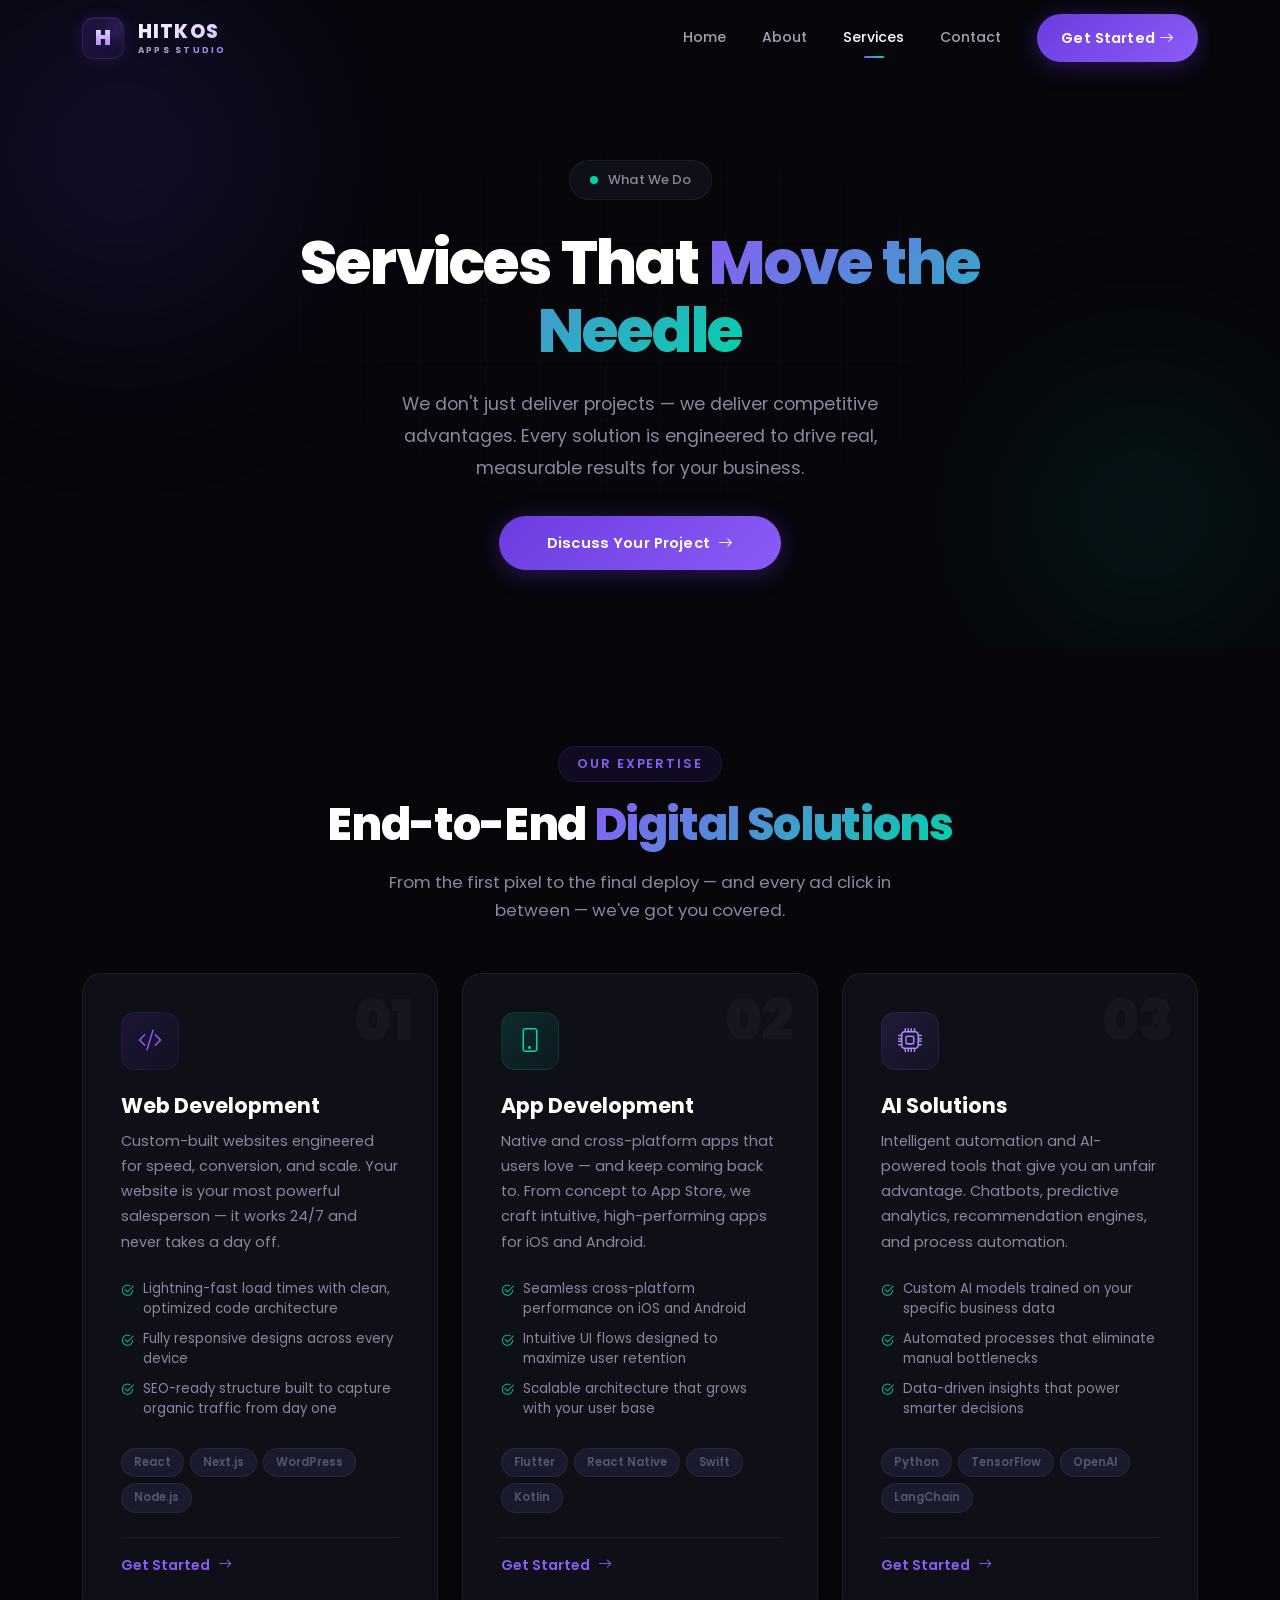
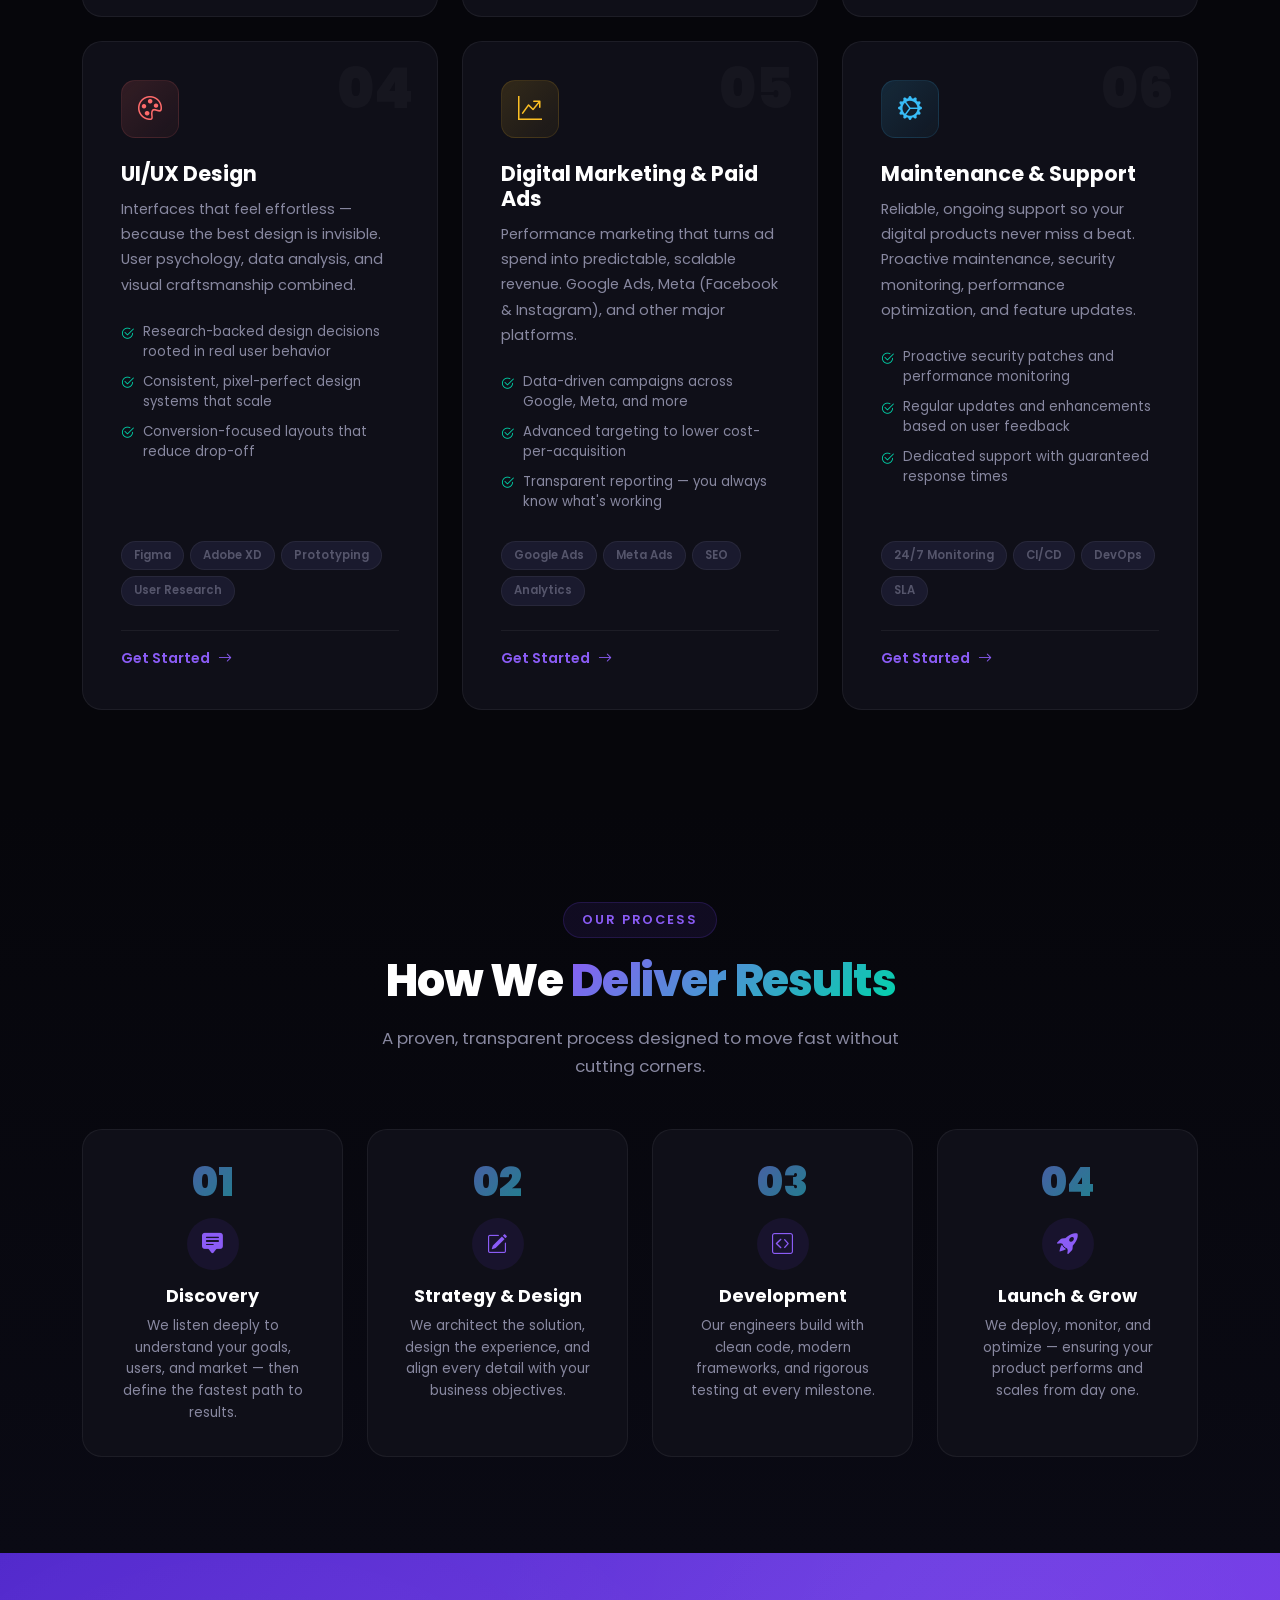
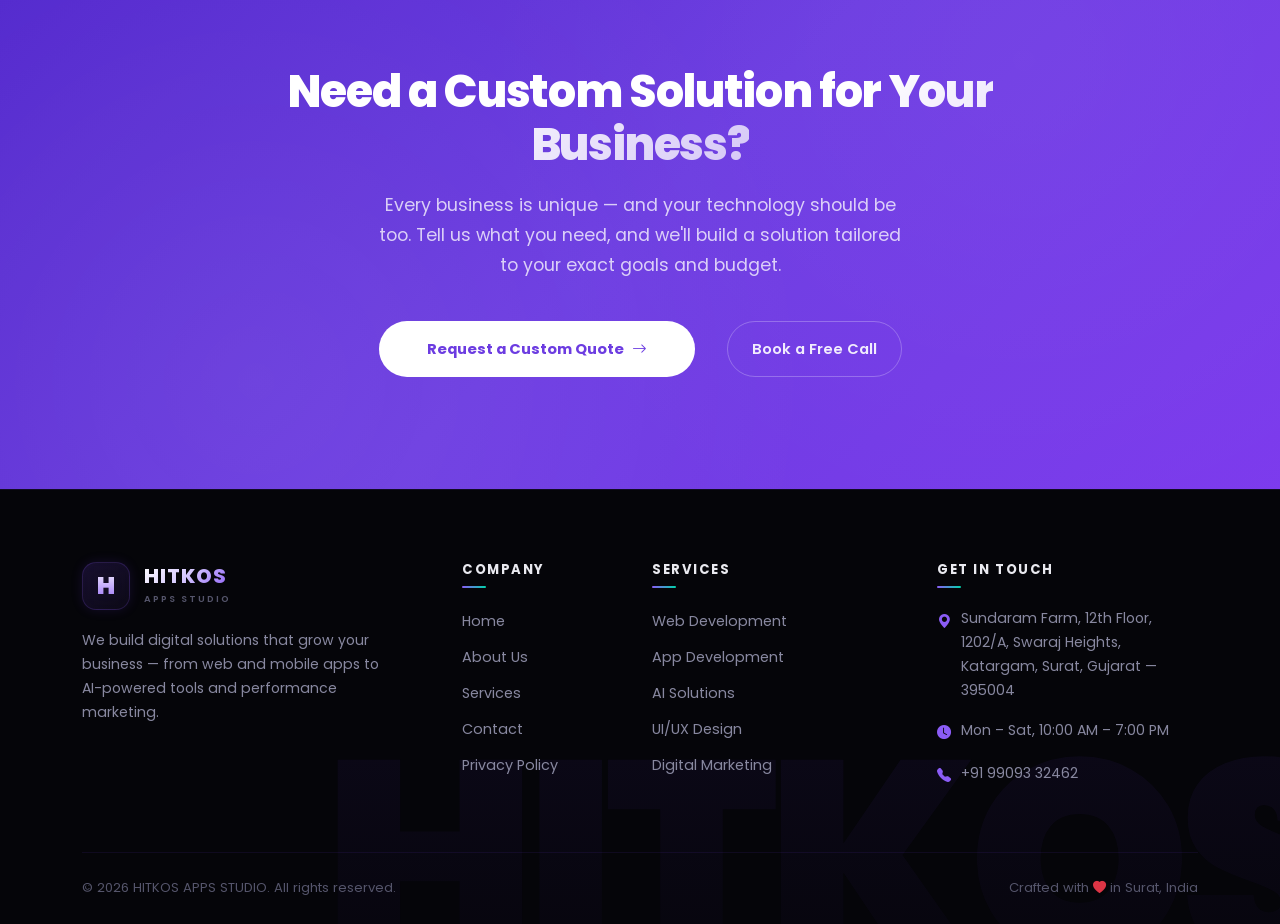
<file: services.html>
<!DOCTYPE html>
<html lang="en">
<head>
  <!-- Meta -->
  <meta charset="UTF-8" />
  <meta name="viewport" content="width=device-width, initial-scale=1.0" />
  <meta name="description" content="HITKOS APPS STUDIO services — Web Development, App Development, AI Solutions, UI/UX Design, Digital Marketing, and Maintenance & Support. Surat, Gujarat." />
  <meta name="keywords" content="web development services, app development Surat, AI solutions India, UI UX design, digital marketing Google Ads Meta, HITKOS APPS STUDIO" />
  <meta name="author" content="HITKOS APPS STUDIO" />
  <meta name="robots" content="index, follow" />

  <!-- Open Graph -->
  <meta property="og:title" content="Our Services — HITKOS APPS STUDIO" />
  <meta property="og:description" content="From web apps to AI automation and growth marketing — explore the full range of digital services we offer." />
  <meta property="og:type" content="website" />

  <!-- Favicon -->
  <link rel="icon" type="image/png" sizes="32x32" href="assets/icons/favicon-32x32.png" />
  <link rel="icon" type="image/png" sizes="16x16" href="assets/icons/favicon-16x16.png" />
  <link rel="apple-touch-icon" href="assets/icons/apple-touch-icon.png" />

  <!-- Google Fonts: Poppins -->
  <link rel="preconnect" href="https://fonts.googleapis.com" />
  <link rel="preconnect" href="https://fonts.gstatic.com" crossorigin />
  <link href="https://fonts.googleapis.com/css2?family=Poppins:wght@300;400;500;600;700;800;900&display=swap" rel="stylesheet" />

  <!-- Bootstrap 5.3 CSS -->
  <link href="https://cdn.jsdelivr.net/npm/bootstrap@5.3.3/dist/css/bootstrap.min.css" rel="stylesheet" />

  <!-- Bootstrap Icons -->
  <link href="https://cdn.jsdelivr.net/npm/bootstrap-icons@1.11.3/font/bootstrap-icons.min.css" rel="stylesheet" />

  <!-- Custom Stylesheet -->
  <link rel="stylesheet" href="css/style.css" />

  <title>Our Services — HITKOS APPS STUDIO</title>
</head>
<body>

  <!-- ======== NAVBAR ======== -->
  <nav class="navbar navbar-expand-lg fixed-top" id="mainNavbar">
    <div class="container">
      <a class="navbar-brand" href="index.html">
        <div class="brand-monogram"><span>H</span></div>
        <span class="navbar-brand-text">
          HITKOS
          <span class="brand-sub">Apps Studio</span>
        </span>
      </a>

      <button class="navbar-toggler border-0 shadow-none" type="button" data-bs-toggle="collapse" data-bs-target="#navbarNav" aria-controls="navbarNav" aria-expanded="false" aria-label="Toggle navigation">
        <span class="navbar-toggler-icon"></span>
      </button>

      <div class="collapse navbar-collapse" id="navbarNav">
        <ul class="navbar-nav ms-auto align-items-lg-center gap-lg-1">
          <li class="nav-item">
            <a class="nav-link" href="index.html">Home</a>
          </li>
          <li class="nav-item">
            <a class="nav-link" href="about.html">About</a>
          </li>
          <li class="nav-item">
            <a class="nav-link active" href="services.html">Services</a>
          </li>
          <li class="nav-item">
            <a class="nav-link" href="contact.html">Contact</a>
          </li>
          <li class="nav-item ms-lg-3">
            <a class="btn btn-cta-primary px-4 py-2" href="contact.html">
              Get Started <i class="bi bi-arrow-right ms-1"></i>
            </a>
          </li>
        </ul>
      </div>
    </div>
  </nav>

  <!-- ======== MAIN CONTENT ======== -->
  <main>

    <!-- ======== PAGE HERO ======== -->
    <section class="page-hero" id="services-hero">
      <div class="hero-orb hero-orb-1"></div>
      <div class="hero-orb hero-orb-2"></div>
      <div class="hero-grid-overlay"></div>

      <div class="container position-relative" style="z-index: 2;">
        <div class="row justify-content-center text-center page-hero-content">
          <div class="col-lg-8">
            <div class="hero-badge animate-fade-in">
              <span class="badge-dot"></span>
              What We Do
            </div>
            <h1 class="hero-heading animate-fade-in-up">
              Services That <span class="gradient-text">Move the Needle</span>
            </h1>
            <p class="hero-subheading mx-auto animate-fade-in-up delay-1">
              We don't just deliver projects — we deliver competitive advantages. Every solution is engineered to drive real, measurable results for your business.
            </p>
            <div class="animate-fade-in-up delay-2">
              <a href="contact.html" class="btn btn-cta-primary btn-lg px-5 py-3">
                Discuss Your Project <i class="bi bi-arrow-right ms-2"></i>
              </a>
            </div>
          </div>
        </div>
      </div>
    </section>

    <!-- ======== SERVICES GRID ======== -->
    <section class="svc-grid-section" id="all-services">
      <div class="container">
        <div class="row justify-content-center mb-5">
          <div class="col-lg-7 text-center">
            <span class="section-label animate-on-scroll">Our Expertise</span>
            <h2 class="section-title animate-on-scroll">
              End-to-End <span class="gradient-text">Digital Solutions</span>
            </h2>
            <p class="section-subtitle animate-on-scroll">
              From the first pixel to the final deploy — and every ad click in between — we've got you covered.
            </p>
          </div>
        </div>

        <div class="row g-4">

          <!-- ---- Service 1: Web Development ---- -->
          <div class="col-lg-4 col-md-6">
            <div class="svc-card animate-on-scroll" id="svc-web">
              <div class="svc-card-top-glow"></div>
              <div class="svc-number">01</div>
              <div class="svc-icon-box">
                <i class="bi bi-code-slash"></i>
              </div>
              <h3 class="svc-name">Web Development</h3>
              <p class="svc-desc">Custom-built websites engineered for speed, conversion, and scale. Your website is your most powerful salesperson — it works 24/7 and never takes a day off.</p>
              <ul class="svc-benefits">
                <li><i class="bi bi-check2-circle"></i> Lightning-fast load times with clean, optimized code architecture</li>
                <li><i class="bi bi-check2-circle"></i> Fully responsive designs across every device</li>
                <li><i class="bi bi-check2-circle"></i> SEO-ready structure built to capture organic traffic from day one</li>
              </ul>
              <div class="svc-tech-tags">
                <span>React</span><span>Next.js</span><span>WordPress</span><span>Node.js</span>
              </div>
              <a href="contact.html" class="svc-cta-link">
                Get Started <i class="bi bi-arrow-right"></i>
              </a>
            </div>
          </div>

          <!-- ---- Service 2: App Development ---- -->
          <div class="col-lg-4 col-md-6">
            <div class="svc-card animate-on-scroll" id="svc-app">
              <div class="svc-card-top-glow"></div>
              <div class="svc-number">02</div>
              <div class="svc-icon-box svc-icon-teal">
                <i class="bi bi-phone"></i>
              </div>
              <h3 class="svc-name">App Development</h3>
              <p class="svc-desc">Native and cross-platform apps that users love — and keep coming back to. From concept to App Store, we craft intuitive, high-performing apps for iOS and Android.</p>
              <ul class="svc-benefits">
                <li><i class="bi bi-check2-circle"></i> Seamless cross-platform performance on iOS and Android</li>
                <li><i class="bi bi-check2-circle"></i> Intuitive UI flows designed to maximize user retention</li>
                <li><i class="bi bi-check2-circle"></i> Scalable architecture that grows with your user base</li>
              </ul>
              <div class="svc-tech-tags">
                <span>Flutter</span><span>React Native</span><span>Swift</span><span>Kotlin</span>
              </div>
              <a href="contact.html" class="svc-cta-link">
                Get Started <i class="bi bi-arrow-right"></i>
              </a>
            </div>
          </div>

          <!-- ---- Service 3: AI Solutions ---- -->
          <div class="col-lg-4 col-md-6">
            <div class="svc-card animate-on-scroll" id="svc-ai">
              <div class="svc-card-top-glow"></div>
              <div class="svc-number">03</div>
              <div class="svc-icon-box svc-icon-violet">
                <i class="bi bi-cpu"></i>
              </div>
              <h3 class="svc-name">AI Solutions</h3>
              <p class="svc-desc">Intelligent automation and AI-powered tools that give you an unfair advantage. Chatbots, predictive analytics, recommendation engines, and process automation.</p>
              <ul class="svc-benefits">
                <li><i class="bi bi-check2-circle"></i> Custom AI models trained on your specific business data</li>
                <li><i class="bi bi-check2-circle"></i> Automated processes that eliminate manual bottlenecks</li>
                <li><i class="bi bi-check2-circle"></i> Data-driven insights that power smarter decisions</li>
              </ul>
              <div class="svc-tech-tags">
                <span>Python</span><span>TensorFlow</span><span>OpenAI</span><span>LangChain</span>
              </div>
              <a href="contact.html" class="svc-cta-link">
                Get Started <i class="bi bi-arrow-right"></i>
              </a>
            </div>
          </div>

          <!-- ---- Service 4: UI/UX Design ---- -->
          <div class="col-lg-4 col-md-6">
            <div class="svc-card animate-on-scroll" id="svc-design">
              <div class="svc-card-top-glow"></div>
              <div class="svc-number">04</div>
              <div class="svc-icon-box svc-icon-rose">
                <i class="bi bi-palette"></i>
              </div>
              <h3 class="svc-name">UI/UX Design</h3>
              <p class="svc-desc">Interfaces that feel effortless — because the best design is invisible. User psychology, data analysis, and visual craftsmanship combined.</p>
              <ul class="svc-benefits">
                <li><i class="bi bi-check2-circle"></i> Research-backed design decisions rooted in real user behavior</li>
                <li><i class="bi bi-check2-circle"></i> Consistent, pixel-perfect design systems that scale</li>
                <li><i class="bi bi-check2-circle"></i> Conversion-focused layouts that reduce drop-off</li>
              </ul>
              <div class="svc-tech-tags">
                <span>Figma</span><span>Adobe XD</span><span>Prototyping</span><span>User Research</span>
              </div>
              <a href="contact.html" class="svc-cta-link">
                Get Started <i class="bi bi-arrow-right"></i>
              </a>
            </div>
          </div>

          <!-- ---- Service 5: Digital Marketing ---- -->
          <div class="col-lg-4 col-md-6">
            <div class="svc-card animate-on-scroll" id="svc-marketing">
              <div class="svc-card-top-glow"></div>
              <div class="svc-number">05</div>
              <div class="svc-icon-box svc-icon-amber">
                <i class="bi bi-graph-up-arrow"></i>
              </div>
              <h3 class="svc-name">Digital Marketing &amp; Paid Ads</h3>
              <p class="svc-desc">Performance marketing that turns ad spend into predictable, scalable revenue. Google Ads, Meta (Facebook &amp; Instagram), and other major platforms.</p>
              <ul class="svc-benefits">
                <li><i class="bi bi-check2-circle"></i> Data-driven campaigns across Google, Meta, and more</li>
                <li><i class="bi bi-check2-circle"></i> Advanced targeting to lower cost-per-acquisition</li>
                <li><i class="bi bi-check2-circle"></i> Transparent reporting — you always know what's working</li>
              </ul>
              <div class="svc-tech-tags">
                <span>Google Ads</span><span>Meta Ads</span><span>SEO</span><span>Analytics</span>
              </div>
              <a href="contact.html" class="svc-cta-link">
                Get Started <i class="bi bi-arrow-right"></i>
              </a>
            </div>
          </div>

          <!-- ---- Service 6: Maintenance & Support ---- -->
          <div class="col-lg-4 col-md-6">
            <div class="svc-card animate-on-scroll" id="svc-support">
              <div class="svc-card-top-glow"></div>
              <div class="svc-number">06</div>
              <div class="svc-icon-box svc-icon-sky">
                <i class="bi bi-gear-wide-connected"></i>
              </div>
              <h3 class="svc-name">Maintenance &amp; Support</h3>
              <p class="svc-desc">Reliable, ongoing support so your digital products never miss a beat. Proactive maintenance, security monitoring, performance optimization, and feature updates.</p>
              <ul class="svc-benefits">
                <li><i class="bi bi-check2-circle"></i> Proactive security patches and performance monitoring</li>
                <li><i class="bi bi-check2-circle"></i> Regular updates and enhancements based on user feedback</li>
                <li><i class="bi bi-check2-circle"></i> Dedicated support with guaranteed response times</li>
              </ul>
              <div class="svc-tech-tags">
                <span>24/7 Monitoring</span><span>CI/CD</span><span>DevOps</span><span>SLA</span>
              </div>
              <a href="contact.html" class="svc-cta-link">
                Get Started <i class="bi bi-arrow-right"></i>
              </a>
            </div>
          </div>

        </div>
      </div>
    </section>

    <!-- ======== HOW WE WORK ======== -->
    <section class="process-section" id="process">
      <div class="container">
        <div class="row justify-content-center mb-5">
          <div class="col-lg-7 text-center">
            <span class="section-label animate-on-scroll">Our Process</span>
            <h2 class="section-title animate-on-scroll">
              How We <span class="gradient-text">Deliver Results</span>
            </h2>
            <p class="section-subtitle animate-on-scroll">
              A proven, transparent process designed to move fast without cutting corners.
            </p>
          </div>
        </div>

        <div class="row g-4">
          <div class="col-lg-3 col-md-6">
            <div class="process-step animate-on-scroll">
              <div class="process-number">01</div>
              <div class="process-icon"><i class="bi bi-chat-square-text-fill"></i></div>
              <h4 class="process-title">Discovery</h4>
              <p class="process-desc">We listen deeply to understand your goals, users, and market — then define the fastest path to results.</p>
            </div>
          </div>
          <div class="col-lg-3 col-md-6">
            <div class="process-step animate-on-scroll">
              <div class="process-number">02</div>
              <div class="process-icon"><i class="bi bi-pencil-square"></i></div>
              <h4 class="process-title">Strategy &amp; Design</h4>
              <p class="process-desc">We architect the solution, design the experience, and align every detail with your business objectives.</p>
            </div>
          </div>
          <div class="col-lg-3 col-md-6">
            <div class="process-step animate-on-scroll">
              <div class="process-number">03</div>
              <div class="process-icon"><i class="bi bi-code-square"></i></div>
              <h4 class="process-title">Development</h4>
              <p class="process-desc">Our engineers build with clean code, modern frameworks, and rigorous testing at every milestone.</p>
            </div>
          </div>
          <div class="col-lg-3 col-md-6">
            <div class="process-step animate-on-scroll">
              <div class="process-number">04</div>
              <div class="process-icon"><i class="bi bi-rocket-takeoff-fill"></i></div>
              <h4 class="process-title">Launch &amp; Grow</h4>
              <p class="process-desc">We deploy, monitor, and optimize — ensuring your product performs and scales from day one.</p>
            </div>
          </div>
        </div>
      </div>
    </section>

    <!-- ======== CTA SECTION ======== -->
    <section class="cta-section" id="cta">
      <div class="cta-bg-pattern"></div>
      <div class="container position-relative" style="z-index: 2;">
        <div class="row justify-content-center">
          <div class="col-lg-8 text-center">
            <h2 class="cta-title animate-on-scroll">
              Need a Custom Solution for
              <span class="gradient-text-white">Your Business?</span>
            </h2>
            <p class="cta-subtitle animate-on-scroll">
              Every business is unique — and your technology should be too. Tell us what you need, and we'll build a solution tailored to your exact goals and budget.
            </p>
            <div class="cta-buttons animate-on-scroll">
              <a href="contact.html" class="btn btn-cta-white btn-lg px-5 py-3 me-3">
                Request a Custom Quote <i class="bi bi-arrow-right ms-2"></i>
              </a>
              <a href="contact.html" class="btn btn-cta-outline-white btn-lg px-4 py-3">
                Book a Free Call
              </a>
            </div>
          </div>
        </div>
      </div>
    </section>

  </main>

  <!-- ======== FOOTER ======== -->
  <footer class="site-footer" id="footer">
    <div class="footer-watermark">HITKOS</div>
    <div class="container">
      <div class="row g-4 mb-5">
        <!-- Brand Column -->
        <div class="col-lg-4 col-md-6">
          <a href="index.html" class="footer-brand-area">
            <div class="footer-monogram"><span>H</span></div>
            <div class="footer-brand-name">
              <span class="footer-brand-title">HITKOS</span>
              <span class="footer-brand-subtitle">Apps Studio</span>
            </div>
          </a>
          <p class="footer-tagline">We build digital solutions that grow your business — from web and mobile apps to AI-powered tools and performance marketing.</p>

        </div>

        <!-- Quick Links -->
        <div class="col-lg-2 col-md-6 col-6">
          <h5 class="footer-heading">Company</h5>
          <ul class="footer-links">
            <li><a href="index.html">Home</a></li>
            <li><a href="about.html">About Us</a></li>
            <li><a href="services.html">Services</a></li>
            <li><a href="contact.html">Contact</a></li>
            <li><a href="privacy.html">Privacy Policy</a></li>
          </ul>
        </div>

        <!-- Services -->
        <div class="col-lg-3 col-md-6 col-6">
          <h5 class="footer-heading">Services</h5>
          <ul class="footer-links">
            <li><a href="#svc-web">Web Development</a></li>
            <li><a href="#svc-app">App Development</a></li>
            <li><a href="#svc-ai">AI Solutions</a></li>
            <li><a href="#svc-design">UI/UX Design</a></li>
            <li><a href="#svc-marketing">Digital Marketing</a></li>
          </ul>
        </div>

        <!-- Contact Info -->
        <div class="col-lg-3 col-md-6">
          <h5 class="footer-heading">Get In Touch</h5>
          <ul class="footer-contact">
            <li>
              <i class="bi bi-geo-alt-fill"></i>
              <span>Sundaram Farm, 12th Floor, 1202/A, Swaraj Heights, Katargam, Surat, Gujarat — 395004</span>
            </li>
            <li>
              <i class="bi bi-clock-fill"></i>
              <span>Mon – Sat, 10:00 AM – 7:00 PM</span>
            </li>
            <li>
              <i class="bi bi-telephone-fill"></i>
              <a href="tel:+919909332462" style="color: inherit; text-decoration: none;">+91 99093 32462</a>
            </li>
          </ul>
        </div>
      </div>

      <!-- Footer Bottom -->
      <div class="footer-bottom">
        <div class="row align-items-center">
          <div class="col-md-6 text-center text-md-start">
            <p class="mb-0">&copy; <span id="current-year"></span> HITKOS APPS STUDIO. All rights reserved.</p>
          </div>
          <div class="col-md-6 text-center text-md-end">
            <p class="mb-0">Crafted with <i class="bi bi-heart-fill text-danger"></i> in Surat, India</p>
          </div>
        </div>
      </div>
    </div>
  </footer>

  <!-- ======== SCRIPTS ======== -->
  <script src="https://cdn.jsdelivr.net/npm/bootstrap@5.3.3/dist/js/bootstrap.bundle.min.js"></script>
  <script src="js/main.js"></script>

</body>
</html>
</file>
<file: css/style.css>
/* ============================================
   HITKOS APPS STUDIO — Custom Styles
   Companion to Bootstrap 5.3
   ============================================ */

/* ---------- CSS Custom Properties ---------- */
:root {
  --primary: #6C3CE1;
  --primary-light: #8B5CF6;
  --primary-dark: #5228CC;
  --primary-glow: rgba(108, 60, 225, 0.35);
  --secondary: #00D4AA;
  --secondary-glow: rgba(0, 212, 170, 0.25);
  --accent: #FF6B6B;

  --bg-dark: #06060B;
  --bg-card: #0F0F18;
  --bg-card-hover: #16162A;
  --bg-surface: #1A1A2E;
  --border-color: rgba(255, 255, 255, 0.06);
  --border-hover: rgba(108, 60, 225, 0.3);

  --text-primary: #EAEAF0;
  --text-secondary: #8888A0;
  --text-muted: #55556B;
  --text-heading: #FFFFFF;

  --font-main: 'Poppins', -apple-system, BlinkMacSystemFont, sans-serif;
  --radius-lg: 20px;
  --radius-md: 14px;
  --radius-sm: 8px;
  --transition: 0.35s cubic-bezier(0.25, 0.46, 0.45, 0.94);
}

/* ---------- Global Resets ---------- */
*,
*::before,
*::after {
  margin: 0;
  padding: 0;
  box-sizing: border-box;
}

html {
  scroll-behavior: smooth;
  scroll-padding-top: 80px;
}

body {
  font-family: var(--font-main);
  background: var(--bg-dark);
  color: var(--text-primary);
  line-height: 1.7;
  overflow-x: hidden;
  -webkit-font-smoothing: antialiased;
  -moz-osx-font-smoothing: grayscale;
}

::selection {
  background: var(--primary);
  color: #fff;
}

.text-primary-custom {
  color: var(--primary-light) !important;
}

/* ---------- Gradient Text ---------- */
.gradient-text {
  background: linear-gradient(135deg, var(--primary-light) 0%, var(--secondary) 100%);
  -webkit-background-clip: text;
  -webkit-text-fill-color: transparent;
  background-clip: text;
}

.gradient-text-white {
  background: linear-gradient(135deg, #fff 0%, rgba(255,255,255,0.7) 100%);
  -webkit-background-clip: text;
  -webkit-text-fill-color: transparent;
  background-clip: text;
}

/* ---------- Section Utilities ---------- */
.section-label {
  display: inline-block;
  font-size: 0.8rem;
  font-weight: 600;
  text-transform: uppercase;
  letter-spacing: 0.15em;
  color: var(--primary-light);
  background: rgba(108, 60, 225, 0.1);
  border: 1px solid rgba(108, 60, 225, 0.2);
  padding: 6px 18px;
  border-radius: 50px;
  margin-bottom: 1rem;
}

.section-title {
  font-size: clamp(2rem, 4vw, 2.8rem);
  font-weight: 800;
  color: var(--text-heading);
  letter-spacing: -0.03em;
  line-height: 1.2;
  margin-bottom: 1rem;
}

.section-subtitle {
  font-size: 1.05rem;
  color: var(--text-secondary);
  max-width: 540px;
  margin: 0 auto;
}

/* ============================================
   NAVBAR
   ============================================ */
.navbar {
  padding: 0.9rem 0;
  transition: all var(--transition);
  background: transparent;
}

.navbar.scrolled {
  background: rgba(6, 6, 11, 0.82) !important;
  backdrop-filter: blur(28px) saturate(1.4);
  -webkit-backdrop-filter: blur(28px) saturate(1.4);
  border-bottom: 1px solid rgba(108, 60, 225, 0.15);
  padding: 0.55rem 0;
  box-shadow:
    0 1px 0 0 rgba(139, 92, 246, 0.08),
    0 4px 30px rgba(0, 0, 0, 0.35),
    0 0 60px -20px rgba(108, 60, 225, 0.12);
}

/* --- Brand --- */
.navbar-brand {
  padding: 0;
  margin-right: 1.5rem;
  display: flex;
  align-items: center;
  gap: 14px;
  text-decoration: none;
  transition: all var(--transition);
}

.navbar-brand:hover {
  transform: translateY(-1px);
}

.navbar-brand:hover .brand-monogram {
  box-shadow:
    0 0 20px rgba(108, 60, 225, 0.5),
    0 0 50px rgba(108, 60, 225, 0.15),
    inset 0 0 20px rgba(139, 92, 246, 0.15);
  border-color: rgba(139, 92, 246, 0.5);
}

.navbar-brand:hover .navbar-brand-text {
  background-position: 100% 50%;
}

/* Monogram "H" glass badge */
.brand-monogram {
  width: 42px;
  height: 42px;
  display: flex;
  align-items: center;
  justify-content: center;
  border-radius: 12px;
  background: linear-gradient(145deg, rgba(108, 60, 225, 0.2) 0%, rgba(139, 92, 246, 0.08) 100%);
  border: 1.5px solid rgba(139, 92, 246, 0.25);
  backdrop-filter: blur(12px);
  -webkit-backdrop-filter: blur(12px);
  font-size: 1.35rem;
  font-weight: 900;
  letter-spacing: -0.02em;
  background-clip: padding-box;
  position: relative;
  overflow: hidden;
  transition: all var(--transition);
  box-shadow:
    0 0 15px rgba(108, 60, 225, 0.2),
    inset 0 1px 0 rgba(255, 255, 255, 0.08);
  flex-shrink: 0;
}

.brand-monogram span {
  background: linear-gradient(180deg, #FFFFFF 0%, var(--primary-light) 100%);
  -webkit-background-clip: text;
  -webkit-text-fill-color: transparent;
  background-clip: text;
  position: relative;
  z-index: 1;
}

.brand-monogram::before {
  content: '';
  position: absolute;
  top: -50%;
  left: -50%;
  width: 200%;
  height: 200%;
  background: conic-gradient(
    from 0deg,
    transparent 0deg,
    rgba(139, 92, 246, 0.15) 60deg,
    transparent 120deg
  );
  animation: monogramSpin 6s linear infinite;
  z-index: 0;
}

@keyframes monogramSpin {
  from { transform: rotate(0deg); }
  to { transform: rotate(360deg); }
}

.navbar.scrolled .brand-monogram {
  width: 38px;
  height: 38px;
  font-size: 1.2rem;
  border-radius: 10px;
}

/* Navbar Brand Text */
.navbar-brand-text {
  font-size: 1.2rem;
  font-weight: 800;
  letter-spacing: 0.06em;
  line-height: 1.1;
  background: linear-gradient(135deg, #FFFFFF 0%, #E0D4FF 35%, var(--primary-light) 70%, var(--secondary) 100%);
  background-size: 250% 250%;
  background-position: 0% 50%;
  -webkit-background-clip: text;
  -webkit-text-fill-color: transparent;
  background-clip: text;
  transition: background-position 0.6s ease;
  text-transform: uppercase;
  white-space: nowrap;
}

.navbar-brand-text .brand-sub {
  display: block;
  font-size: 0.56rem;
  font-weight: 600;
  letter-spacing: 0.25em;
  text-transform: uppercase;
  background: linear-gradient(90deg, rgba(136, 136, 160, 0.9) 0%, rgba(139, 92, 246, 0.6) 100%);
  -webkit-background-clip: text;
  -webkit-text-fill-color: transparent;
  background-clip: text;
  margin-top: 3px;
}

.navbar.scrolled .navbar-brand-text {
  font-size: 1.08rem;
}

.navbar.scrolled .navbar-brand-text .brand-sub {
  font-size: 0.5rem;
}

.navbar-nav .nav-link {
  font-size: 0.88rem;
  font-weight: 500;
  color: rgba(200, 200, 220, 0.8) !important;
  padding: 0.5rem 1rem !important;
  transition: all var(--transition);
  position: relative;
}

.navbar-nav .nav-link::after {
  content: '';
  position: absolute;
  bottom: 0;
  left: 50%;
  transform: translateX(-50%);
  width: 0;
  height: 2px;
  background: linear-gradient(90deg, var(--primary-light), var(--secondary));
  transition: width var(--transition);
  border-radius: 2px;
}

.navbar-nav .nav-link:hover,
.navbar-nav .nav-link.active {
  color: var(--text-heading) !important;
}

.navbar-nav .nav-link:hover::after,
.navbar-nav .nav-link.active::after {
  width: 20px;
}

/* Custom toggler */
.navbar-toggler-icon {
  background-image: url("data:image/svg+xml,%3csvg xmlns='http://www.w3.org/2000/svg' viewBox='0 0 30 30'%3e%3cpath stroke='rgba%28255, 255, 255, 0.85%29' stroke-linecap='round' stroke-miterlimit='10' stroke-width='2' d='M4 7h22M4 15h22M4 23h22'/%3e%3c/svg%3e") !important;
}

/* ============================================
   BUTTONS
   ============================================ */
.btn-cta-primary {
  background: linear-gradient(135deg, var(--primary) 0%, var(--primary-light) 100%);
  color: #fff;
  border: none;
  border-radius: 50px;
  font-weight: 600;
  font-size: 0.92rem;
  letter-spacing: 0.01em;
  box-shadow: 0 4px 25px var(--primary-glow);
  transition: all var(--transition);
}

.btn-cta-primary:hover {
  transform: translateY(-3px);
  box-shadow: 0 8px 40px rgba(108, 60, 225, 0.5);
  color: #fff;
}

.btn-cta-primary:active {
  transform: translateY(-1px);
}

.btn-cta-outline {
  background: transparent;
  color: var(--text-primary);
  border: 1.5px solid rgba(255, 255, 255, 0.12);
  border-radius: 50px;
  font-weight: 600;
  font-size: 0.92rem;
  transition: all var(--transition);
}

.btn-cta-outline:hover {
  border-color: var(--primary-light);
  color: var(--primary-light);
  transform: translateY(-3px);
  box-shadow: 0 4px 20px rgba(108, 60, 225, 0.15);
}

.btn-cta-white {
  background: #fff;
  color: var(--primary);
  border: none;
  border-radius: 50px;
  font-weight: 700;
  font-size: 0.92rem;
  transition: all var(--transition);
}

.btn-cta-white:hover {
  transform: translateY(-3px);
  box-shadow: 0 12px 35px rgba(0, 0, 0, 0.3);
  color: var(--primary-dark);
}

.btn-cta-outline-white {
  background: transparent;
  color: rgba(255, 255, 255, 0.9);
  border: 1.5px solid rgba(255, 255, 255, 0.25);
  border-radius: 50px;
  font-weight: 600;
  font-size: 0.92rem;
  transition: all var(--transition);
}

.btn-cta-outline-white:hover {
  background: rgba(255, 255, 255, 0.1);
  border-color: rgba(255, 255, 255, 0.5);
  color: #fff;
  transform: translateY(-3px);
}

/* ============================================
   HERO SECTION
   ============================================ */
.hero-section {
  position: relative;
  min-height: 100vh;
  overflow: hidden;
  background: var(--bg-dark);
}

/* Animated Gradient Orbs */
.hero-orb {
  position: absolute;
  border-radius: 50%;
  filter: blur(80px);
  pointer-events: none;
  animation: floatOrb 8s ease-in-out infinite;
}

.hero-orb-1 {
  width: 500px;
  height: 500px;
  background: radial-gradient(circle, rgba(108, 60, 225, 0.2) 0%, transparent 70%);
  top: -15%;
  left: -10%;
  animation-delay: 0s;
}

.hero-orb-2 {
  width: 400px;
  height: 400px;
  background: radial-gradient(circle, rgba(0, 212, 170, 0.12) 0%, transparent 70%);
  bottom: -10%;
  right: -5%;
  animation-delay: 3s;
}

.hero-orb-3 {
  width: 300px;
  height: 300px;
  background: radial-gradient(circle, rgba(139, 92, 246, 0.12) 0%, transparent 70%);
  top: 40%;
  right: 30%;
  animation-delay: 5s;
}

@keyframes floatOrb {
  0%, 100% { transform: translate(0, 0) scale(1); }
  33% { transform: translate(30px, -20px) scale(1.05); }
  66% { transform: translate(-20px, 15px) scale(0.95); }
}

/* Grid Overlay */
.hero-grid-overlay {
  position: absolute;
  inset: 0;
  background-image:
    linear-gradient(rgba(255,255,255,0.02) 1px, transparent 1px),
    linear-gradient(90deg, rgba(255,255,255,0.02) 1px, transparent 1px);
  background-size: 60px 60px;
  pointer-events: none;
  mask-image: radial-gradient(ellipse 60% 60% at 50% 50%, black 20%, transparent 70%);
  -webkit-mask-image: radial-gradient(ellipse 60% 60% at 50% 50%, black 20%, transparent 70%);
}

/* Hero Badge */
.hero-badge {
  display: inline-flex;
  align-items: center;
  gap: 10px;
  background: var(--bg-card);
  border: 1px solid var(--border-color);
  padding: 8px 20px;
  border-radius: 50px;
  font-size: 0.82rem;
  font-weight: 500;
  color: var(--text-secondary);
  margin-bottom: 1.8rem;
}

.badge-dot {
  width: 8px;
  height: 8px;
  background: var(--secondary);
  border-radius: 50%;
  animation: pulse 2s ease-in-out infinite;
}

@keyframes pulse {
  0%, 100% { opacity: 1; box-shadow: 0 0 0 0 rgba(0,212,170,0.4); }
  50% { opacity: 0.7; box-shadow: 0 0 0 8px rgba(0,212,170,0); }
}

/* Hero Heading */
.hero-heading {
  font-size: clamp(2.4rem, 5.5vw, 3.8rem);
  font-weight: 800;
  color: var(--text-heading);
  line-height: 1.12;
  letter-spacing: -0.03em;
  margin-bottom: 1.5rem;
}

.hero-subheading {
  font-size: 1.1rem;
  color: var(--text-secondary);
  line-height: 1.8;
  max-width: 520px;
  margin-bottom: 2rem;
}

.hero-cta-group {
  margin-bottom: 3rem;
}

/* Trust Indicators */
.hero-trust {
  display: flex;
  align-items: center;
  gap: 1.5rem;
}

.trust-item {
  display: flex;
  flex-direction: column;
}

.trust-number {
  font-size: 1.5rem;
  font-weight: 800;
  color: var(--text-heading);
  line-height: 1;
}

.trust-label {
  font-size: 0.75rem;
  color: var(--text-muted);
  text-transform: uppercase;
  letter-spacing: 0.1em;
  margin-top: 4px;
}

.trust-divider {
  width: 1px;
  height: 36px;
  background: var(--border-color);
}

/* Hero Visual — Floating Cards */
.hero-visual {
  position: relative;
  width: 420px;
  height: 420px;
}

.hero-center-logo {
  position: absolute;
  top: 50%;
  left: 50%;
  transform: translate(-50%, -50%);
  width: 80px;
  height: 80px;
  background: linear-gradient(135deg, var(--primary), var(--primary-light));
  border-radius: 50%;
  display: flex;
  align-items: center;
  justify-content: center;
  font-size: 2rem;
  font-weight: 900;
  color: #fff;
  box-shadow: 0 0 50px var(--primary-glow), 0 0 100px rgba(108, 60, 225, 0.15);
  animation: glowPulse 3s ease-in-out infinite;
  z-index: 2;
}

@keyframes glowPulse {
  0%, 100% { box-shadow: 0 0 40px var(--primary-glow); }
  50% { box-shadow: 0 0 70px rgba(108, 60, 225, 0.5), 0 0 120px rgba(108, 60, 225, 0.15); }
}

.hero-card {
  position: absolute;
  background: var(--bg-card);
  border: 1px solid var(--border-color);
  border-radius: var(--radius-md);
  padding: 14px 22px;
  display: flex;
  align-items: center;
  gap: 10px;
  font-size: 0.85rem;
  font-weight: 500;
  color: var(--text-primary);
  white-space: nowrap;
  backdrop-filter: blur(10px);
  transition: all var(--transition);
  box-shadow: 0 4px 20px rgba(0,0,0,0.3);
}

.hero-card i {
  font-size: 1.1rem;
  color: var(--primary-light);
}

.hero-card:hover {
  border-color: var(--border-hover);
  transform: scale(1.06);
  box-shadow: 0 8px 30px rgba(108, 60, 225, 0.2);
}

.hero-card-1 {
  top: 8%;
  left: 50%;
  transform: translateX(-50%);
  animation: floatCard 6s ease-in-out infinite;
}

.hero-card-2 {
  top: 30%;
  right: -5%;
  animation: floatCard 6s ease-in-out infinite 1s;
}

.hero-card-3 {
  bottom: 10%;
  right: 5%;
  animation: floatCard 6s ease-in-out infinite 2s;
}

.hero-card-4 {
  bottom: 15%;
  left: -5%;
  animation: floatCard 6s ease-in-out infinite 3s;
}

.hero-card-5 {
  top: 33%;
  left: -10%;
  animation: floatCard 6s ease-in-out infinite 4s;
}

@keyframes floatCard {
  0%, 100% { transform: translateY(0); }
  50% { transform: translateY(-12px); }
}

.hero-card-1 {
  animation: floatCard1 6s ease-in-out infinite;
}

@keyframes floatCard1 {
  0%, 100% { transform: translateX(-50%) translateY(0); }
  50% { transform: translateX(-50%) translateY(-12px); }
}

/* ============================================
   SERVICES SECTION
   ============================================ */
.services-section {
  padding: 7rem 0;
  background: var(--bg-dark);
  position: relative;
}

.service-card {
  background: var(--bg-card);
  border: 1px solid var(--border-color);
  border-radius: var(--radius-lg);
  padding: 2.2rem;
  height: 100%;
  position: relative;
  overflow: hidden;
  transition: all var(--transition);
}

.service-card-glow {
  position: absolute;
  top: 0;
  left: 0;
  width: 100%;
  height: 3px;
  background: linear-gradient(90deg, var(--primary), var(--secondary));
  opacity: 0;
  transition: opacity var(--transition);
}

.service-card:hover {
  transform: translateY(-8px);
  border-color: var(--border-hover);
  background: var(--bg-card-hover);
  box-shadow: 0 20px 60px rgba(0, 0, 0, 0.4), 0 0 40px rgba(108, 60, 225, 0.08);
}

.service-card:hover .service-card-glow {
  opacity: 1;
}

.service-icon-wrapper {
  width: 56px;
  height: 56px;
  display: flex;
  align-items: center;
  justify-content: center;
  background: linear-gradient(135deg, rgba(108, 60, 225, 0.15) 0%, rgba(0, 212, 170, 0.08) 100%);
  border: 1px solid rgba(108, 60, 225, 0.15);
  border-radius: var(--radius-md);
  margin-bottom: 1.5rem;
  font-size: 1.4rem;
  color: var(--primary-light);
  transition: all var(--transition);
}

.service-card:hover .service-icon-wrapper {
  background: linear-gradient(135deg, var(--primary) 0%, var(--primary-light) 100%);
  color: #fff;
  border-color: transparent;
  transform: scale(1.08);
  box-shadow: 0 4px 20px var(--primary-glow);
}

.service-title {
  font-size: 1.3rem;
  font-weight: 700;
  color: var(--text-heading);
  margin-bottom: 0.6rem;
}

.service-desc {
  font-size: 0.9rem;
  color: var(--text-secondary);
  line-height: 1.7;
  margin-bottom: 1.2rem;
}

.service-features {
  list-style: none;
  padding: 0;
  margin-bottom: 1.5rem;
}

.service-features li {
  font-size: 0.83rem;
  color: var(--text-secondary);
  padding: 5px 0;
  display: flex;
  align-items: center;
  gap: 8px;
}

.service-features li i {
  color: var(--secondary);
  font-size: 0.8rem;
  flex-shrink: 0;
}

.service-link {
  font-size: 0.88rem;
  font-weight: 600;
  color: var(--primary-light);
  text-decoration: none;
  display: inline-flex;
  align-items: center;
  gap: 6px;
  transition: all var(--transition);
}

.service-link:hover {
  color: var(--secondary);
  gap: 12px;
}

/* ============================================
   CTA SECTION
   ============================================ */
.cta-section {
  padding: 7rem 0;
  background: linear-gradient(135deg, var(--primary-dark) 0%, var(--primary) 50%, #7C3AED 100%);
  position: relative;
  overflow: hidden;
}

.cta-bg-pattern {
  position: absolute;
  inset: 0;
  background-image:
    radial-gradient(circle at 20% 80%, rgba(255,255,255,0.06) 0%, transparent 50%),
    radial-gradient(circle at 80% 20%, rgba(255,255,255,0.04) 0%, transparent 50%);
  pointer-events: none;
}

.cta-title {
  font-size: clamp(2rem, 4vw, 2.8rem);
  font-weight: 800;
  color: #fff;
  letter-spacing: -0.03em;
  line-height: 1.2;
  margin-bottom: 1.2rem;
}

.cta-subtitle {
  font-size: 1.1rem;
  color: rgba(255, 255, 255, 0.75);
  max-width: 540px;
  margin: 0 auto 2.5rem;
  line-height: 1.7;
}

.cta-buttons {
  display: flex;
  justify-content: center;
  gap: 1rem;
  flex-wrap: wrap;
}

/* ============================================
   FOOTER
   ============================================ */
.site-footer {
  background: #050509;
  border-top: 1px solid rgba(108, 60, 225, 0.12);
  padding: 4.5rem 0 0;
  position: relative;
  overflow: hidden;
}

/* Footer background watermark */
.footer-watermark {
  position: absolute;
  bottom: -18%;
  right: -5%;
  font-size: clamp(8rem, 22vw, 20rem);
  font-weight: 900;
  letter-spacing: -0.04em;
  line-height: 1;
  text-transform: uppercase;
  background: linear-gradient(180deg, rgba(108, 60, 225, 0.07) 0%, rgba(108, 60, 225, 0.015) 100%);
  -webkit-background-clip: text;
  -webkit-text-fill-color: transparent;
  background-clip: text;
  pointer-events: none;
  user-select: none;
  white-space: nowrap;
  z-index: 0;
}

.site-footer .container {
  position: relative;
  z-index: 1;
}

/* Footer brand area */
.footer-brand-area {
  display: flex;
  align-items: center;
  gap: 14px;
  margin-bottom: 1.2rem;
  text-decoration: none;
  transition: all var(--transition);
}

.footer-brand-area:hover {
  transform: translateY(-2px);
}

.footer-brand-area:hover .footer-monogram {
  box-shadow:
    0 0 20px rgba(108, 60, 225, 0.45),
    inset 0 0 15px rgba(139, 92, 246, 0.1);
  border-color: rgba(139, 92, 246, 0.5);
}

/* Footer monogram (matching navbar) */
.footer-monogram {
  width: 48px;
  height: 48px;
  display: flex;
  align-items: center;
  justify-content: center;
  border-radius: 14px;
  background: linear-gradient(145deg, rgba(108, 60, 225, 0.18) 0%, rgba(139, 92, 246, 0.06) 100%);
  border: 1.5px solid rgba(139, 92, 246, 0.2);
  backdrop-filter: blur(10px);
  font-size: 1.5rem;
  font-weight: 900;
  flex-shrink: 0;
  transition: all var(--transition);
  box-shadow: 0 0 12px rgba(108, 60, 225, 0.15);
  position: relative;
  overflow: hidden;
}

.footer-monogram span {
  background: linear-gradient(180deg, #FFFFFF 0%, var(--primary-light) 100%);
  -webkit-background-clip: text;
  -webkit-text-fill-color: transparent;
  background-clip: text;
  position: relative;
  z-index: 1;
}

.footer-brand-name {
  display: flex;
  flex-direction: column;
}

.footer-brand-title {
  font-size: 1.25rem;
  font-weight: 800;
  letter-spacing: 0.05em;
  text-transform: uppercase;
  background: linear-gradient(135deg, #FFFFFF 0%, #D4C5FF 50%, var(--primary-light) 100%);
  -webkit-background-clip: text;
  -webkit-text-fill-color: transparent;
  background-clip: text;
  line-height: 1.15;
}

.footer-brand-subtitle {
  font-size: 0.58rem;
  font-weight: 600;
  letter-spacing: 0.22em;
  text-transform: uppercase;
  color: var(--text-muted);
  margin-top: 3px;
}

.footer-tagline {
  font-size: 0.88rem;
  color: var(--text-secondary);
  line-height: 1.7;
  max-width: 320px;
  margin-bottom: 1.5rem;
}

.footer-socials {
  display: flex;
  gap: 10px;
}

.social-link {
  width: 42px;
  height: 42px;
  display: flex;
  align-items: center;
  justify-content: center;
  background: rgba(15, 15, 24, 0.8);
  border: 1px solid rgba(108, 60, 225, 0.12);
  border-radius: 12px;
  color: var(--text-secondary);
  font-size: 1.05rem;
  text-decoration: none;
  transition: all var(--transition);
  backdrop-filter: blur(8px);
}

.social-link:hover {
  background: linear-gradient(135deg, var(--primary) 0%, var(--primary-light) 100%);
  border-color: transparent;
  color: #fff;
  transform: translateY(-4px) scale(1.05);
  box-shadow: 0 8px 25px var(--primary-glow);
}

.footer-heading {
  font-size: 0.82rem;
  font-weight: 700;
  text-transform: uppercase;
  letter-spacing: 0.12em;
  color: var(--text-primary);
  margin-bottom: 1.2rem;
  position: relative;
  padding-bottom: 10px;
}

.footer-heading::after {
  content: '';
  position: absolute;
  bottom: 0;
  left: 0;
  width: 24px;
  height: 2px;
  background: linear-gradient(90deg, var(--primary-light), var(--secondary));
  border-radius: 2px;
}

.footer-links {
  list-style: none;
  padding: 0;
  margin: 0;
}

.footer-links li {
  margin-bottom: 0.55rem;
}

.footer-links a {
  font-size: 0.9rem;
  color: var(--text-secondary);
  text-decoration: none;
  transition: all var(--transition);
  position: relative;
  padding-left: 0;
}

.footer-links a:hover {
  color: var(--primary-light);
  padding-left: 6px;
}

.footer-contact {
  list-style: none;
  padding: 0;
  margin: 0;
}

.footer-contact li {
  display: flex;
  align-items: flex-start;
  gap: 10px;
  margin-bottom: 1rem;
  font-size: 0.88rem;
  color: var(--text-secondary);
}

.footer-contact li i {
  color: var(--primary-light);
  margin-top: 3px;
  flex-shrink: 0;
}

.footer-bottom {
  border-top: 1px solid rgba(108, 60, 225, 0.1);
  padding: 1.5rem 0;
  font-size: 0.82rem;
  color: var(--text-muted);
  margin-top: 1rem;
}

/* ============================================
   ANIMATIONS
   ============================================ */
.animate-fade-in {
  animation: fadeIn 0.8s ease forwards;
}

.animate-fade-in-up {
  opacity: 0;
  animation: fadeInUp 0.8s ease forwards;
}

.delay-1 { animation-delay: 0.15s; }
.delay-2 { animation-delay: 0.3s; }
.delay-3 { animation-delay: 0.5s; }

@keyframes fadeIn {
  from { opacity: 0; }
  to { opacity: 1; }
}

@keyframes fadeInUp {
  from {
    opacity: 0;
    transform: translateY(35px);
  }
  to {
    opacity: 1;
    transform: translateY(0);
  }
}

/* Scroll-triggered animation */
.animate-on-scroll {
  opacity: 0;
  transform: translateY(30px);
  transition: opacity 0.7s ease, transform 0.7s ease;
}

.animate-on-scroll.visible {
  opacity: 1;
  transform: translateY(0);
}

/* ============================================
   RESPONSIVE OVERRIDES
   ============================================ */

/* Tablet */
@media (max-width: 991.98px) {
  .navbar-collapse {
    background: rgba(6, 6, 11, 0.96);
    backdrop-filter: blur(20px);
    border: 1px solid var(--border-color);
    border-radius: var(--radius-md);
    margin-top: 0.8rem;
    padding: 1.2rem;
  }

  .navbar-brand-text {
    font-size: 1rem;
  }

  .navbar-brand-text .brand-sub {
    font-size: 0.5rem;
  }

  .navbar-nav .nav-link::after {
    display: none;
  }

  .hero-heading {
    text-align: center;
  }

  .hero-subheading {
    text-align: center;
    margin-left: auto;
    margin-right: auto;
  }

  .hero-text-col {
    display: flex;
    flex-direction: column;
    align-items: center;
    text-align: center;
  }

  .hero-cta-group {
    display: flex;
    flex-wrap: wrap;
    justify-content: center;
    gap: 0.8rem;
  }

  .hero-cta-group .me-3 {
    margin-right: 0 !important;
  }

  .hero-trust {
    justify-content: center;
  }

  .cta-buttons {
    flex-direction: column;
    align-items: center;
  }

  .cta-buttons .me-3 {
    margin-right: 0 !important;
  }
}

/* Mobile */
@media (max-width: 575.98px) {
  .hero-heading {
    font-size: 2rem;
  }

  .hero-cta-group .btn {
    width: 100%;
    text-align: center;
  }

  .hero-trust {
    gap: 1rem;
  }

  .trust-number {
    font-size: 1.2rem;
  }

  .service-card {
    padding: 1.8rem;
  }

  .cta-title {
    font-size: 1.7rem;
  }

  .cta-buttons .btn {
    width: 100%;
  }

  .footer-bottom .row > div {
    text-align: center !important;
  }

  .navbar-brand-text {
    font-size: 0.88rem;
  }

  .navbar-brand-text .brand-sub {
    font-size: 0.46rem;
    letter-spacing: 0.15em;
  }

  .navbar-logo {
    height: 38px;
  }

  .footer-brand-area {
    gap: 10px;
  }

  .footer-brand-title {
    font-size: 1rem;
  }

  .footer-brand-subtitle {
    font-size: 0.52rem;
  }

  .footer-watermark {
    font-size: 6rem;
    bottom: -10%;
  }

  .footer-heading::after {
    left: 50%;
    transform: translateX(-50%);
  }
}

/* ============================================
   PAGE HERO (Inner pages)
   ============================================ */
.page-hero {
  position: relative;
  overflow: hidden;
  background: var(--bg-dark);
}

.page-hero-content {
  padding-top: 10rem;
  padding-bottom: 5rem;
}

/* ============================================
   ABOUT PAGE — Introduction Section
   ============================================ */
.about-intro-section {
  padding: 6rem 0;
  background: var(--bg-dark);
}

.about-visual {
  position: relative;
}

.about-visual-card {
  background: var(--bg-card);
  border: 1px solid var(--border-color);
  border-radius: var(--radius-lg);
  padding: 2.5rem;
  position: relative;
  overflow: hidden;
}

.about-visual-card::before {
  content: '';
  position: absolute;
  top: 0;
  left: 0;
  width: 100%;
  height: 4px;
  background: linear-gradient(90deg, var(--primary), var(--secondary));
}

.about-year-badge {
  display: flex;
  align-items: center;
  gap: 1rem;
  margin-bottom: 2rem;
  padding-bottom: 1.5rem;
  border-bottom: 1px solid var(--border-color);
}

.year-number {
  font-size: 3.5rem;
  font-weight: 900;
  line-height: 1;
  background: linear-gradient(135deg, var(--primary-light), var(--secondary));
  -webkit-background-clip: text;
  -webkit-text-fill-color: transparent;
  background-clip: text;
}

.year-label {
  font-size: 0.88rem;
  color: var(--text-secondary);
  line-height: 1.4;
  font-weight: 500;
}

.about-visual-stats {
  display: flex;
  flex-direction: column;
  gap: 1.2rem;
}

.mini-stat {
  display: flex;
  align-items: center;
  gap: 1rem;
  padding: 0.8rem 1rem;
  background: var(--bg-surface);
  border-radius: var(--radius-sm);
  transition: all var(--transition);
}

.mini-stat:hover {
  background: var(--bg-card-hover);
  transform: translateX(6px);
}

.mini-stat i {
  font-size: 1.3rem;
  color: var(--primary-light);
  flex-shrink: 0;
}

.mini-stat-num {
  display: block;
  font-size: 1.1rem;
  font-weight: 700;
  color: var(--text-heading);
  line-height: 1.2;
}

.mini-stat-label {
  display: block;
  font-size: 0.75rem;
  color: var(--text-muted);
}

/* About text */
.about-text-content {
  margin-top: 1.5rem;
}

.about-lead {
  font-size: 1.05rem;
  color: var(--text-primary);
  font-weight: 500;
  line-height: 1.8;
  margin-bottom: 1.2rem;
}

.about-text-content p {
  font-size: 0.95rem;
  color: var(--text-secondary);
  line-height: 1.8;
  margin-bottom: 1rem;
}

/* ============================================
   MISSION & VISION SECTION
   ============================================ */
.mission-vision-section {
  padding: 6rem 0;
  background: linear-gradient(180deg, var(--bg-dark) 0%, #0A0A14 100%);
}

.mv-card {
  background: var(--bg-card);
  border: 1px solid var(--border-color);
  border-radius: var(--radius-lg);
  padding: 2.5rem;
  height: 100%;
  position: relative;
  overflow: hidden;
  transition: all var(--transition);
}

.mv-card:hover {
  transform: translateY(-6px);
  border-color: var(--border-hover);
  box-shadow: 0 20px 60px rgba(0, 0, 0, 0.4);
}

.mv-card-glow {
  position: absolute;
  top: 0;
  left: 0;
  width: 100%;
  height: 4px;
  background: linear-gradient(90deg, var(--primary), var(--primary-light));
  opacity: 0;
  transition: opacity var(--transition);
}

.mv-card-glow-alt {
  background: linear-gradient(90deg, var(--secondary), #00E5B9);
}

.mv-card:hover .mv-card-glow {
  opacity: 1;
}

.mv-icon-wrapper {
  width: 60px;
  height: 60px;
  display: flex;
  align-items: center;
  justify-content: center;
  background: linear-gradient(135deg, rgba(108, 60, 225, 0.15), rgba(108, 60, 225, 0.05));
  border: 1px solid rgba(108, 60, 225, 0.15);
  border-radius: var(--radius-md);
  font-size: 1.5rem;
  color: var(--primary-light);
  margin-bottom: 1.5rem;
  transition: all var(--transition);
}

.mv-icon-alt {
  background: linear-gradient(135deg, rgba(0, 212, 170, 0.15), rgba(0, 212, 170, 0.05));
  border-color: rgba(0, 212, 170, 0.15);
  color: var(--secondary);
}

.mv-card:hover .mv-icon-wrapper {
  transform: scale(1.1);
  box-shadow: 0 4px 20px var(--primary-glow);
}

.mv-card:hover .mv-icon-alt {
  box-shadow: 0 4px 20px var(--secondary-glow);
}

.mv-title {
  font-size: 1.4rem;
  font-weight: 700;
  color: var(--text-heading);
  margin-bottom: 0.8rem;
}

.mv-description {
  font-size: 0.92rem;
  color: var(--text-secondary);
  line-height: 1.8;
  margin-bottom: 1.5rem;
}

.mv-highlights {
  display: flex;
  flex-direction: column;
  gap: 0.6rem;
}

.mv-highlight-item {
  display: flex;
  align-items: flex-start;
  gap: 10px;
  font-size: 0.85rem;
  color: var(--text-secondary);
}

.mv-highlight-item i {
  color: var(--secondary);
  font-size: 0.82rem;
  margin-top: 3px;
  flex-shrink: 0;
}

/* ============================================
   CORE VALUES SECTION
   ============================================ */
.values-section {
  padding: 6rem 0;
  background: var(--bg-dark);
}

.value-card {
  background: var(--bg-card);
  border: 1px solid var(--border-color);
  border-radius: var(--radius-lg);
  padding: 2rem;
  text-align: center;
  height: 100%;
  transition: all var(--transition);
}

.value-card:hover {
  transform: translateY(-8px);
  border-color: var(--border-hover);
  box-shadow: 0 16px 50px rgba(0, 0, 0, 0.35);
}

.value-icon {
  width: 56px;
  height: 56px;
  display: flex;
  align-items: center;
  justify-content: center;
  margin: 0 auto 1.2rem;
  background: linear-gradient(135deg, rgba(108, 60, 225, 0.15), rgba(139, 92, 246, 0.08));
  border-radius: 50%;
  font-size: 1.4rem;
  color: var(--primary-light);
  transition: all var(--transition);
}

.value-icon-alt {
  background: linear-gradient(135deg, rgba(59, 130, 246, 0.15), rgba(59, 130, 246, 0.05));
  color: #60A5FA;
}

.value-icon-teal {
  background: linear-gradient(135deg, rgba(0, 212, 170, 0.15), rgba(0, 212, 170, 0.05));
  color: var(--secondary);
}

.value-icon-warm {
  background: linear-gradient(135deg, rgba(255, 107, 107, 0.15), rgba(255, 107, 107, 0.05));
  color: var(--accent);
}

.value-card:hover .value-icon {
  transform: scale(1.15) rotate(5deg);
}

.value-title {
  font-size: 1.1rem;
  font-weight: 700;
  color: var(--text-heading);
  margin-bottom: 0.5rem;
}

.value-desc {
  font-size: 0.85rem;
  color: var(--text-secondary);
  line-height: 1.6;
  margin-bottom: 0;
}

/* ============================================
   TEAM SECTION
   ============================================ */
.team-section {
  padding: 6rem 0;
  background: linear-gradient(180deg, var(--bg-dark) 0%, #0A0A14 100%);
}

.team-card {
  background: var(--bg-card);
  border: 1px solid var(--border-color);
  border-radius: var(--radius-lg);
  padding: 2.2rem 1.8rem;
  text-align: center;
  height: 100%;
  transition: all var(--transition);
  position: relative;
  overflow: hidden;
}

.team-card::after {
  content: '';
  position: absolute;
  bottom: 0;
  left: 0;
  width: 100%;
  height: 3px;
  background: linear-gradient(90deg, var(--primary), var(--secondary));
  opacity: 0;
  transition: opacity var(--transition);
}

.team-card:hover {
  transform: translateY(-8px);
  border-color: var(--border-hover);
  box-shadow: 0 20px 60px rgba(0, 0, 0, 0.4), 0 0 30px rgba(108, 60, 225, 0.06);
}

.team-card:hover::after {
  opacity: 1;
}

/* Avatar */
.team-avatar {
  position: relative;
  width: 90px;
  height: 90px;
  margin: 0 auto 1.4rem;
}

.avatar-initials {
  width: 90px;
  height: 90px;
  border-radius: 50%;
  display: flex;
  align-items: center;
  justify-content: center;
  font-size: 1.6rem;
  font-weight: 800;
  color: #fff;
  background: var(--avatar-gradient);
  position: relative;
  z-index: 1;
  transition: transform var(--transition);
}

.avatar-ring {
  position: absolute;
  inset: -4px;
  border-radius: 50%;
  border: 2px solid var(--border-color);
  transition: all var(--transition);
}

.team-card:hover .avatar-initials {
  transform: scale(1.08);
}

.team-card:hover .avatar-ring {
  border-color: var(--primary-light);
  box-shadow: 0 0 20px var(--primary-glow);
}

.team-name {
  font-size: 1.1rem;
  font-weight: 700;
  color: var(--text-heading);
  margin-bottom: 0.2rem;
}

.team-role {
  font-size: 0.82rem;
  font-weight: 600;
  color: var(--primary-light);
  text-transform: uppercase;
  letter-spacing: 0.08em;
  margin-bottom: 0.8rem;
}

.team-bio {
  font-size: 0.85rem;
  color: var(--text-secondary);
  line-height: 1.6;
  margin-bottom: 1.2rem;
}

.team-socials {
  display: flex;
  justify-content: center;
  gap: 8px;
}

.team-socials a {
  width: 36px;
  height: 36px;
  display: flex;
  align-items: center;
  justify-content: center;
  background: var(--bg-surface);
  border: 1px solid var(--border-color);
  border-radius: 8px;
  color: var(--text-secondary);
  font-size: 0.9rem;
  text-decoration: none;
  transition: all var(--transition);
}

.team-socials a:hover {
  background: var(--primary);
  border-color: var(--primary);
  color: #fff;
  transform: translateY(-2px);
}

/* ============================================
   ABOUT PAGE — Responsive
   ============================================ */
@media (max-width: 991.98px) {
  .about-visual {
    margin-bottom: 2rem;
  }

  .mv-card {
    padding: 2rem;
  }
}

@media (max-width: 575.98px) {
  .about-visual-card {
    padding: 1.5rem;
  }

  .year-number {
    font-size: 2.5rem;
  }

  .mv-card {
    padding: 1.5rem;
  }

  .team-card {
    padding: 1.5rem;
  }

  .value-card {
    padding: 1.5rem;
  }
}

/* ============================================
   SERVICES PAGE — Service Cards
   ============================================ */
.svc-grid-section {
  padding: 6rem 0;
  background: var(--bg-dark);
}

.svc-card {
  background: var(--bg-card);
  border: 1px solid var(--border-color);
  border-radius: var(--radius-lg);
  padding: 2.4rem;
  height: 100%;
  position: relative;
  overflow: hidden;
  transition: all var(--transition);
  display: flex;
  flex-direction: column;
}

.svc-card-top-glow {
  position: absolute;
  top: 0;
  left: 0;
  width: 100%;
  height: 3px;
  background: linear-gradient(90deg, var(--primary), var(--secondary));
  opacity: 0;
  transition: opacity var(--transition);
}

.svc-card:hover {
  transform: translateY(-8px);
  border-color: var(--border-hover);
  background: var(--bg-card-hover);
  box-shadow:
    0 24px 60px rgba(0, 0, 0, 0.45),
    0 0 40px rgba(108, 60, 225, 0.06);
}

.svc-card:hover .svc-card-top-glow {
  opacity: 1;
}

/* Service Number */
.svc-number {
  position: absolute;
  top: 1.2rem;
  right: 1.5rem;
  font-size: 3.5rem;
  font-weight: 900;
  color: rgba(255, 255, 255, 0.03);
  line-height: 1;
  pointer-events: none;
  transition: color var(--transition);
}

.svc-card:hover .svc-number {
  color: rgba(108, 60, 225, 0.08);
}

/* Service Icon Box */
.svc-icon-box {
  width: 58px;
  height: 58px;
  display: flex;
  align-items: center;
  justify-content: center;
  background: linear-gradient(135deg, rgba(108, 60, 225, 0.15), rgba(108, 60, 225, 0.05));
  border: 1px solid rgba(108, 60, 225, 0.12);
  border-radius: var(--radius-md);
  font-size: 1.5rem;
  color: var(--primary-light);
  margin-bottom: 1.5rem;
  transition: all var(--transition);
}

.svc-icon-teal {
  background: linear-gradient(135deg, rgba(0, 212, 170, 0.15), rgba(0, 212, 170, 0.05));
  border-color: rgba(0, 212, 170, 0.12);
  color: var(--secondary);
}

.svc-icon-violet {
  background: linear-gradient(135deg, rgba(139, 92, 246, 0.15), rgba(139, 92, 246, 0.05));
  border-color: rgba(139, 92, 246, 0.12);
  color: #A78BFA;
}

.svc-icon-rose {
  background: linear-gradient(135deg, rgba(255, 107, 107, 0.15), rgba(255, 107, 107, 0.05));
  border-color: rgba(255, 107, 107, 0.12);
  color: var(--accent);
}

.svc-icon-amber {
  background: linear-gradient(135deg, rgba(251, 191, 36, 0.15), rgba(251, 191, 36, 0.05));
  border-color: rgba(251, 191, 36, 0.12);
  color: #FBBF24;
}

.svc-icon-sky {
  background: linear-gradient(135deg, rgba(56, 189, 248, 0.15), rgba(56, 189, 248, 0.05));
  border-color: rgba(56, 189, 248, 0.12);
  color: #38BDF8;
}

.svc-card:hover .svc-icon-box {
  transform: scale(1.1) rotate(3deg);
  box-shadow: 0 6px 25px rgba(108, 60, 225, 0.2);
}

/* Service Name */
.svc-name {
  font-size: 1.3rem;
  font-weight: 700;
  color: var(--text-heading);
  margin-bottom: 0.6rem;
}

/* Service Description */
.svc-desc {
  font-size: 0.9rem;
  color: var(--text-secondary);
  line-height: 1.75;
  margin-bottom: 1.2rem;
}

/* Service Benefits List */
.svc-benefits {
  list-style: none;
  padding: 0;
  margin: 0 0 1.5rem;
  flex-grow: 1;
}

.svc-benefits li {
  font-size: 0.83rem;
  color: var(--text-secondary);
  padding: 5px 0;
  display: flex;
  align-items: flex-start;
  gap: 8px;
  line-height: 1.5;
}

.svc-benefits li i {
  color: var(--secondary);
  font-size: 0.85rem;
  flex-shrink: 0;
  margin-top: 2px;
}

/* Tech Tags */
.svc-tech-tags {
  display: flex;
  flex-wrap: wrap;
  gap: 6px;
  margin-bottom: 1.5rem;
}

.svc-tech-tags span {
  font-size: 0.72rem;
  font-weight: 600;
  color: var(--text-muted);
  background: var(--bg-surface);
  border: 1px solid var(--border-color);
  padding: 4px 12px;
  border-radius: 50px;
  transition: all var(--transition);
}

.svc-card:hover .svc-tech-tags span {
  border-color: rgba(108, 60, 225, 0.2);
  color: var(--text-secondary);
}

/* Service CTA Link */
.svc-cta-link {
  font-size: 0.88rem;
  font-weight: 600;
  color: var(--primary-light);
  text-decoration: none;
  display: inline-flex;
  align-items: center;
  gap: 8px;
  margin-top: auto;
  padding-top: 1rem;
  border-top: 1px solid var(--border-color);
  transition: all var(--transition);
}

.svc-cta-link:hover {
  color: var(--secondary);
  gap: 14px;
}

/* ============================================
   SERVICES PAGE — Process Section
   ============================================ */
.process-section {
  padding: 6rem 0;
  background: linear-gradient(180deg, var(--bg-dark) 0%, #0A0A14 100%);
}

.process-step {
  background: var(--bg-card);
  border: 1px solid var(--border-color);
  border-radius: var(--radius-lg);
  padding: 2rem;
  text-align: center;
  height: 100%;
  position: relative;
  transition: all var(--transition);
}

.process-step:hover {
  transform: translateY(-6px);
  border-color: var(--border-hover);
  box-shadow: 0 16px 50px rgba(0, 0, 0, 0.35);
}

.process-number {
  font-size: 2.5rem;
  font-weight: 900;
  background: linear-gradient(135deg, var(--primary-light), var(--secondary));
  -webkit-background-clip: text;
  -webkit-text-fill-color: transparent;
  background-clip: text;
  line-height: 1;
  margin-bottom: 1rem;
  opacity: 0.7;
}

.process-icon {
  width: 52px;
  height: 52px;
  display: flex;
  align-items: center;
  justify-content: center;
  margin: 0 auto 1rem;
  background: rgba(108, 60, 225, 0.1);
  border-radius: 50%;
  font-size: 1.3rem;
  color: var(--primary-light);
  transition: all var(--transition);
}

.process-step:hover .process-icon {
  background: linear-gradient(135deg, var(--primary), var(--primary-light));
  color: #fff;
  transform: scale(1.1);
  box-shadow: 0 4px 20px var(--primary-glow);
}

.process-title {
  font-size: 1.1rem;
  font-weight: 700;
  color: var(--text-heading);
  margin-bottom: 0.5rem;
}

.process-desc {
  font-size: 0.85rem;
  color: var(--text-secondary);
  line-height: 1.6;
  margin-bottom: 0;
}

/* Connector lines between process steps (desktop) */
@media (min-width: 992px) {
  .process-step::after {
    content: '';
    position: absolute;
    top: 50%;
    right: -1.3rem;
    width: 2.6rem;
    height: 2px;
    background: linear-gradient(90deg, var(--border-color), rgba(108, 60, 225, 0.2));
    pointer-events: none;
  }

  .process-step:last-child::after,
  .col-lg-3:last-child .process-step::after {
    display: none;
  }
}

/* ============================================
   SERVICES PAGE — Responsive
   ============================================ */
@media (max-width: 991.98px) {
  .svc-card {
    padding: 2rem;
  }

  .process-step::after {
    display: none;
  }
}

@media (max-width: 575.98px) {
  .svc-card {
    padding: 1.5rem;
  }

  .svc-number {
    font-size: 2.5rem;
  }

  .process-step {
    padding: 1.5rem;
  }

  .process-number {
    font-size: 2rem;
  }
}

/* ============================================
   CONTACT PAGE — Main Section
   ============================================ */
.contact-main-section {
  padding: 6rem 0;
  background: var(--bg-dark);
}

.contact-intro-text {
  font-size: 0.95rem;
  color: var(--text-secondary);
  line-height: 1.8;
  margin-bottom: 2rem;
  max-width: 420px;
}

/* ---- Contact Info Cards ---- */
.contact-info-cards {
  display: flex;
  flex-direction: column;
  gap: 1rem;
}

.contact-info-card {
  display: flex;
  align-items: flex-start;
  gap: 1rem;
  padding: 1.3rem 1.5rem;
  background: var(--bg-card);
  border: 1px solid var(--border-color);
  border-radius: var(--radius-md);
  transition: all var(--transition);
}

.contact-info-card:hover {
  border-color: var(--border-hover);
  transform: translateX(6px);
  box-shadow: 0 8px 30px rgba(0, 0, 0, 0.3);
}

.cinfo-icon {
  width: 48px;
  height: 48px;
  display: flex;
  align-items: center;
  justify-content: center;
  background: linear-gradient(135deg, rgba(108, 60, 225, 0.15), rgba(108, 60, 225, 0.05));
  border: 1px solid rgba(108, 60, 225, 0.12);
  border-radius: var(--radius-sm);
  font-size: 1.2rem;
  color: var(--primary-light);
  flex-shrink: 0;
  transition: all var(--transition);
}

.cinfo-icon-teal {
  background: linear-gradient(135deg, rgba(0, 212, 170, 0.15), rgba(0, 212, 170, 0.05));
  border-color: rgba(0, 212, 170, 0.12);
  color: var(--secondary);
}

.cinfo-icon-violet {
  background: linear-gradient(135deg, rgba(139, 92, 246, 0.15), rgba(139, 92, 246, 0.05));
  border-color: rgba(139, 92, 246, 0.12);
  color: #A78BFA;
}

.cinfo-icon-amber {
  background: linear-gradient(135deg, rgba(251, 191, 36, 0.15), rgba(251, 191, 36, 0.05));
  border-color: rgba(251, 191, 36, 0.12);
  color: #FBBF24;
}

.contact-info-card:hover .cinfo-icon {
  transform: scale(1.08);
}

.cinfo-content {
  flex: 1;
}

.cinfo-title {
  font-size: 0.95rem;
  font-weight: 700;
  color: var(--text-heading);
  margin-bottom: 4px;
}

.cinfo-text {
  font-size: 0.85rem;
  color: var(--text-secondary);
  line-height: 1.6;
  margin-bottom: 0;
}

.cinfo-sub {
  font-size: 0.78rem;
  color: var(--text-muted);
}

/* ---- Contact Form Card ---- */
.contact-form-card {
  background: var(--bg-card);
  border: 1px solid var(--border-color);
  border-radius: var(--radius-lg);
  padding: 2.5rem;
  position: relative;
  overflow: hidden;
}

.contact-form-card::before {
  content: '';
  position: absolute;
  top: 0;
  left: 0;
  width: 100%;
  height: 3px;
  background: linear-gradient(90deg, var(--primary), var(--secondary));
}

.form-card-title {
  font-size: 1.5rem;
  font-weight: 700;
  color: var(--text-heading);
  margin-bottom: 0.3rem;
}

.form-card-subtitle {
  font-size: 0.88rem;
  color: var(--text-muted);
  margin-bottom: 2rem;
}

/* ---- Form Fields ---- */
.form-floating-custom {
  margin-bottom: 0.3rem;
}

.form-floating-custom label {
  display: block;
  font-size: 0.82rem;
  font-weight: 600;
  color: var(--text-secondary);
  margin-bottom: 6px;
}

.required-star {
  color: var(--accent);
}

.form-control-custom {
  width: 100%;
  padding: 14px 18px;
  background: var(--bg-surface);
  border: 1.5px solid var(--border-color);
  border-radius: var(--radius-sm);
  color: var(--text-primary);
  font-family: var(--font-main);
  font-size: 0.9rem;
  transition: all var(--transition);
  outline: none;
  -webkit-appearance: none;
}

.form-control-custom::placeholder {
  color: var(--text-muted);
}

.form-control-custom:focus {
  border-color: var(--primary-light);
  box-shadow: 0 0 0 3px rgba(108, 60, 225, 0.12);
  background: var(--bg-card-hover);
}

/* Select styling */
select.form-control-custom {
  cursor: pointer;
  background-image: url("data:image/svg+xml,%3csvg xmlns='http://www.w3.org/2000/svg' viewBox='0 0 16 16'%3e%3cpath fill='none' stroke='%238888A0' stroke-linecap='round' stroke-linejoin='round' stroke-width='2' d='m2 5 6 6 6-6'/%3e%3c/svg%3e");
  background-repeat: no-repeat;
  background-position: right 14px center;
  background-size: 14px;
  padding-right: 40px;
}

select.form-control-custom option {
  background: var(--bg-card);
  color: var(--text-primary);
}

/* Textarea */
textarea.form-control-custom {
  resize: vertical;
  min-height: 130px;
}

/* ---- Validation States ---- */
.form-control-custom.field-invalid {
  border-color: #EF4444;
  box-shadow: 0 0 0 3px rgba(239, 68, 68, 0.1);
}

.form-control-custom.field-invalid:focus {
  border-color: #EF4444;
  box-shadow: 0 0 0 3px rgba(239, 68, 68, 0.15);
}

.form-control-custom.field-valid {
  border-color: var(--secondary);
  box-shadow: 0 0 0 3px rgba(0, 212, 170, 0.08);
}

/* Error Messages */
.field-error {
  font-size: 0.78rem;
  font-weight: 500;
  color: #EF4444;
  min-height: 20px;
  padding-top: 4px;
  opacity: 0;
  transform: translateY(-4px);
  transition: all 0.25s ease;
}

.field-error.visible {
  opacity: 1;
  transform: translateY(0);
}

/* ---- Success Message ---- */
.form-success-message {
  text-align: center;
  padding: 2.5rem 1.5rem;
  margin-top: 2rem;
  background: linear-gradient(135deg, rgba(0, 212, 170, 0.08), rgba(0, 212, 170, 0.02));
  border: 1px solid rgba(0, 212, 170, 0.15);
  border-radius: var(--radius-md);
  animation: fadeInUp 0.5s ease;
}

.success-icon {
  font-size: 3rem;
  color: var(--secondary);
  margin-bottom: 1rem;
}

.form-success-message h4 {
  font-size: 1.2rem;
  font-weight: 700;
  color: var(--text-heading);
  margin-bottom: 0.5rem;
}

.form-success-message p {
  font-size: 0.9rem;
  color: var(--text-secondary);
  max-width: 380px;
  margin: 0 auto;
}

/* ============================================
   CONTACT PAGE — Trust Strip
   ============================================ */
.trust-strip-section {
  padding: 5rem 0;
  background: linear-gradient(180deg, var(--bg-dark) 0%, #0A0A14 100%);
}

.trust-strip-item {
  text-align: center;
  padding: 1.8rem 1rem;
  background: var(--bg-card);
  border: 1px solid var(--border-color);
  border-radius: var(--radius-lg);
  transition: all var(--transition);
}

.trust-strip-item:hover {
  transform: translateY(-6px);
  border-color: var(--border-hover);
  box-shadow: 0 12px 40px rgba(0, 0, 0, 0.3);
}

.trust-strip-icon {
  font-size: 1.5rem;
  color: var(--primary-light);
  margin-bottom: 0.8rem;
}

.trust-strip-num {
  font-size: 1.8rem;
  font-weight: 800;
  color: var(--text-heading);
  margin-bottom: 0.2rem;
  line-height: 1;
}

.trust-strip-label {
  font-size: 0.78rem;
  color: var(--text-muted);
  text-transform: uppercase;
  letter-spacing: 0.08em;
  margin-bottom: 0;
}

/* ============================================
   CONTACT PAGE — Responsive
   ============================================ */
@media (max-width: 991.98px) {
  .contact-intro-text {
    max-width: 100%;
  }

  .contact-form-card {
    padding: 2rem;
  }
}

@media (max-width: 575.98px) {
  .contact-form-card {
    padding: 1.5rem;
  }

  .contact-info-card {
    padding: 1rem;
  }

  .form-card-title {
    font-size: 1.2rem;
  }

  .trust-strip-num {
    font-size: 1.4rem;
  }
}

/* ============================================
   PRIVACY PAGE — Content Section
   ============================================ */
.policy-content-section {
  padding: 4rem 0 6rem;
  background: var(--bg-dark);
}

/* Table of Contents */
.policy-toc {
  background: var(--bg-card);
  border: 1px solid var(--border-color);
  border-radius: var(--radius-lg);
  padding: 2rem;
  margin-bottom: 3rem;
}

.policy-toc-title {
  font-size: 1rem;
  font-weight: 700;
  color: var(--text-heading);
  margin-bottom: 1rem;
}

.policy-toc-grid {
  display: grid;
  grid-template-columns: 1fr 1fr 1fr;
  gap: 0.5rem;
}

.toc-link {
  font-size: 0.82rem;
  font-weight: 500;
  color: var(--text-secondary);
  text-decoration: none;
  padding: 8px 12px;
  border-radius: var(--radius-sm);
  transition: all var(--transition);
}

.toc-link:hover {
  color: var(--primary-light);
  background: rgba(108, 60, 225, 0.06);
}

/* Policy Section Block */
.policy-section {
  margin-bottom: 3rem;
  padding-bottom: 2.5rem;
  border-bottom: 1px solid var(--border-color);
}

.policy-section:last-child {
  border-bottom: none;
  margin-bottom: 0;
  padding-bottom: 0;
}

.policy-section-header {
  display: flex;
  align-items: center;
  gap: 1rem;
  margin-bottom: 1.5rem;
}

.policy-section-num {
  font-size: 1.8rem;
  font-weight: 900;
  background: linear-gradient(135deg, var(--primary-light), var(--secondary));
  -webkit-background-clip: text;
  -webkit-text-fill-color: transparent;
  background-clip: text;
  line-height: 1;
  opacity: 0.6;
  flex-shrink: 0;
}

.policy-section-title {
  font-size: 1.4rem;
  font-weight: 700;
  color: var(--text-heading);
  margin-bottom: 0;
}

.policy-section-body p {
  font-size: 0.92rem;
  color: var(--text-secondary);
  line-height: 1.85;
  margin-bottom: 1rem;
}

.policy-section-body p a {
  color: var(--primary-light);
  text-decoration: none;
  border-bottom: 1px dashed rgba(139, 92, 246, 0.4);
  transition: all var(--transition);
}

.policy-section-body p a:hover {
  color: var(--secondary);
  border-color: var(--secondary);
}

/* Policy Lists */
.policy-list {
  list-style: none;
  padding: 0;
  margin: 1rem 0 1.5rem;
}

.policy-list li {
  font-size: 0.88rem;
  color: var(--text-secondary);
  padding: 8px 0;
  display: flex;
  align-items: flex-start;
  gap: 10px;
  line-height: 1.6;
}

.policy-list li i {
  color: var(--secondary);
  font-size: 0.88rem;
  flex-shrink: 0;
  margin-top: 3px;
}

/* Notice Boxes */
.policy-notice {
  display: flex;
  align-items: flex-start;
  gap: 1rem;
  padding: 1.2rem 1.5rem;
  background: rgba(251, 191, 36, 0.05);
  border: 1px solid rgba(251, 191, 36, 0.15);
  border-left: 3px solid #FBBF24;
  border-radius: var(--radius-sm);
  margin: 1.5rem 0;
  font-size: 0.88rem;
  color: var(--text-secondary);
  line-height: 1.7;
}

.policy-notice > i {
  font-size: 1.3rem;
  color: #FBBF24;
  flex-shrink: 0;
  margin-top: 2px;
}

.policy-notice-green {
  background: rgba(0, 212, 170, 0.04);
  border-color: rgba(0, 212, 170, 0.12);
  border-left-color: var(--secondary);
}

.policy-notice-green > i {
  color: var(--secondary);
}

/* Cookie Feature Grid */
.policy-feature-grid {
  display: grid;
  grid-template-columns: 1fr 1fr;
  gap: 1rem;
  margin: 1.5rem 0;
}

.policy-feature-item {
  background: var(--bg-card);
  border: 1px solid var(--border-color);
  border-radius: var(--radius-md);
  padding: 1.3rem;
  transition: all var(--transition);
}

.policy-feature-item:hover {
  border-color: var(--border-hover);
  transform: translateY(-3px);
}

.policy-feature-icon {
  font-size: 1.3rem;
  color: var(--primary-light);
  margin-bottom: 0.6rem;
}

.policy-feature-item h5 {
  font-size: 0.92rem;
  font-weight: 700;
  color: var(--text-heading);
  margin-bottom: 0.4rem;
}

.policy-feature-item p {
  font-size: 0.8rem;
  color: var(--text-secondary);
  line-height: 1.6;
  margin-bottom: 0;
}

/* User Rights Grid */
.policy-rights-grid {
  display: grid;
  grid-template-columns: 1fr 1fr 1fr;
  gap: 1rem;
  margin: 1.5rem 0;
}

.policy-right-item {
  background: var(--bg-card);
  border: 1px solid var(--border-color);
  border-radius: var(--radius-md);
  padding: 1.3rem;
  text-align: center;
  transition: all var(--transition);
}

.policy-right-item:hover {
  border-color: var(--border-hover);
  transform: translateY(-3px);
}

.right-icon {
  font-size: 1.3rem;
  color: var(--primary-light);
  margin-bottom: 0.6rem;
}

.policy-right-item h5 {
  font-size: 0.88rem;
  font-weight: 700;
  color: var(--text-heading);
  margin-bottom: 0.3rem;
}

.policy-right-item p {
  font-size: 0.78rem;
  color: var(--text-secondary);
  line-height: 1.5;
  margin-bottom: 0;
}

/* Third-Party Grid */
.policy-third-party-grid {
  display: grid;
  grid-template-columns: 1fr 1fr;
  gap: 0.8rem;
  margin: 1.2rem 0 1.5rem;
}

.third-party-item {
  display: flex;
  align-items: center;
  gap: 1rem;
  padding: 1rem 1.2rem;
  background: var(--bg-card);
  border: 1px solid var(--border-color);
  border-radius: var(--radius-sm);
  transition: all var(--transition);
}

.third-party-item:hover {
  border-color: var(--border-hover);
  transform: translateX(4px);
}

.third-party-item > i {
  font-size: 1.2rem;
  color: var(--primary-light);
  flex-shrink: 0;
}

.third-party-item strong {
  display: block;
  font-size: 0.88rem;
  color: var(--text-heading);
  font-weight: 600;
}

.third-party-item span {
  display: block;
  font-size: 0.78rem;
  color: var(--text-muted);
}

/* Contact Card */
.policy-contact-card {
  background: var(--bg-card);
  border: 1px solid var(--border-color);
  border-radius: var(--radius-lg);
  padding: 2rem;
  margin-top: 1.5rem;
}

.policy-contact-item {
  display: flex;
  align-items: flex-start;
  gap: 0.8rem;
}

.policy-contact-item > i {
  font-size: 1.1rem;
  color: var(--primary-light);
  margin-top: 3px;
  flex-shrink: 0;
}

.policy-contact-item strong {
  display: block;
  font-size: 0.82rem;
  font-weight: 700;
  color: var(--text-heading);
  text-transform: uppercase;
  letter-spacing: 0.06em;
  margin-bottom: 2px;
}

.policy-contact-item p {
  font-size: 0.85rem;
  color: var(--text-secondary);
  line-height: 1.6;
  margin-bottom: 0;
}

.policy-contact-item p a {
  color: var(--primary-light);
  text-decoration: none;
}

.policy-contact-item p a:hover {
  color: var(--secondary);
}

.policy-response-note {
  margin-top: 1.5rem;
  padding-top: 1.2rem;
  border-top: 1px solid var(--border-color);
  font-size: 0.85rem;
  color: var(--text-secondary);
  display: flex;
  align-items: center;
  gap: 8px;
}

.policy-response-note i {
  color: #FBBF24;
  font-size: 1rem;
}

/* ============================================
   PRIVACY PAGE — Responsive
   ============================================ */
@media (max-width: 767.98px) {
  .policy-toc-grid {
    grid-template-columns: 1fr;
  }

  .policy-feature-grid {
    grid-template-columns: 1fr;
  }

  .policy-rights-grid {
    grid-template-columns: 1fr 1fr;
  }

  .policy-third-party-grid {
    grid-template-columns: 1fr;
  }

  .policy-section-header {
    gap: 0.6rem;
  }

  .policy-section-num {
    font-size: 1.4rem;
  }

  .policy-section-title {
    font-size: 1.15rem;
  }
}

@media (max-width: 575.98px) {
  .policy-rights-grid {
    grid-template-columns: 1fr;
  }

  .policy-toc {
    padding: 1.5rem;
  }

  .policy-contact-card {
    padding: 1.5rem;
  }
}

/* ============================================
   GLOBAL RESPONSIVE MASTER OVERRIDES
   Comprehensive fixes for all pages
   ============================================ */

/* ---- Safe-area for notched devices ---- */
@supports (padding: env(safe-area-inset-bottom)) {
  .site-footer .footer-bottom {
    padding-bottom: calc(1.5rem + env(safe-area-inset-bottom));
  }
}

/* ---- Overflow Guard ---- */
html,
body {
  overflow-x: hidden;
  max-width: 100vw;
}

.container,
section,
main {
  overflow-x: clip;
}

img {
  max-width: 100%;
  height: auto;
}

/* ---- Touch-Friendly Buttons (all sizes) ---- */
.btn {
  min-height: 48px;
  display: inline-flex;
  align-items: center;
  justify-content: center;
}

/* ==== LARGE TABLET (≤ 991.98px) ==== */
@media (max-width: 991.98px) {

  /* Reduce section vertical padding */
  .services-section,
  .about-intro-section,
  .mission-vision-section,
  .values-section,
  .team-section,
  .svc-grid-section,
  .process-section,
  .contact-main-section,
  .trust-strip-section,
  .policy-content-section {
    padding: 4rem 0;
  }

  .cta-section {
    padding: 5rem 0;
  }

  /* Inner page hero spacing */
  .page-hero-content {
    padding-top: 8rem;
    padding-bottom: 3.5rem;
  }

  /* Homepage hero */
  .hero-section .container > .row {
    min-height: auto !important;
    padding-top: 8rem;
    padding-bottom: 4rem;
  }

  /* Section headings */
  .section-title {
    font-size: clamp(1.6rem, 3.5vw, 2.4rem);
  }

  .section-subtitle {
    font-size: 0.95rem;
  }

  /* Navbar mobile panel polish */
  .navbar-collapse {
    max-height: 80vh;
    overflow-y: auto;
  }

  .navbar-nav .nav-item:last-child {
    margin-top: 0.5rem;
  }

  .navbar-nav .btn-cta-primary {
    width: 100%;
    justify-content: center;
  }

  /* Footer columns stack better */
  .site-footer .footer-tagline {
    max-width: 100%;
  }

  /* CTA buttons stack */
  .cta-buttons {
    flex-direction: column;
    align-items: center;
    gap: 0.8rem;
  }

  .cta-buttons .me-3 {
    margin-right: 0 !important;
  }

  .cta-buttons .btn {
    width: 100%;
    max-width: 340px;
  }

  /* Hero CTA group center */
  .hero-cta-group {
    display: flex;
    flex-wrap: wrap;
    justify-content: center;
    gap: 0.8rem;
  }

  .hero-cta-group .me-3 {
    margin-right: 0 !important;
  }

  /* About visual card */
  .about-visual-card {
    max-width: 420px;
    margin: 0 auto;
  }

  /* Section label */
  .section-label {
    font-size: 0.75rem;
    padding: 5px 14px;
  }
}

/* ==== SMALL TABLET (≤ 767.98px) ==== */
@media (max-width: 767.98px) {

  /* Reduce section padding further */
  .services-section,
  .about-intro-section,
  .mission-vision-section,
  .values-section,
  .team-section,
  .svc-grid-section,
  .process-section,
  .contact-main-section,
  .trust-strip-section {
    padding: 3.5rem 0;
  }

  .cta-section {
    padding: 4rem 0;
  }

  .site-footer {
    padding: 3rem 0 0;
  }

  /* Hero heading tighter */
  .hero-heading {
    font-size: clamp(1.8rem, 5vw, 2.8rem);
    line-height: 1.18;
  }

  .hero-subheading {
    font-size: 0.95rem;
    line-height: 1.7;
  }

  /* Hero orbs smaller to prevent overflow */
  .hero-orb-1 {
    width: 280px;
    height: 280px;
  }

  .hero-orb-2 {
    width: 220px;
    height: 220px;
  }

  .hero-orb-3 {
    width: 180px;
    height: 180px;
  }

  /* Section titles */
  .section-title {
    font-size: clamp(1.4rem, 4vw, 2rem);
  }

  .section-subtitle {
    font-size: 0.88rem;
  }

  /* Footer: full-width columns */
  .site-footer .col-6 {
    flex: 0 0 50%;
  }

  /* CTA title */
  .cta-title {
    font-size: clamp(1.4rem, 4vw, 2rem);
  }

  .cta-subtitle {
    font-size: 0.92rem;
  }

  /* Footer bottom */
  .footer-bottom .row > div {
    text-align: center !important;
  }
}

/* ==== MOBILE (≤ 575.98px) ==== */
@media (max-width: 575.98px) {

  /* Even tighter padding */
  .services-section,
  .about-intro-section,
  .mission-vision-section,
  .values-section,
  .team-section,
  .svc-grid-section,
  .process-section,
  .contact-main-section,
  .trust-strip-section {
    padding: 3rem 0;
  }

  .cta-section {
    padding: 3.5rem 0;
  }

  /* Inner page hero */
  .page-hero-content {
    padding-top: 7rem;
    padding-bottom: 2.5rem;
  }

  /* Homepage hero */
  .hero-section .container > .row {
    padding-top: 7rem;
    padding-bottom: 3rem;
  }

  /* Hero text */
  .hero-heading {
    font-size: 1.75rem;
    line-height: 1.2;
    letter-spacing: -0.02em;
  }

  .hero-subheading {
    font-size: 0.88rem;
    line-height: 1.7;
    max-width: 100%;
  }

  .hero-badge {
    font-size: 0.72rem;
    padding: 6px 14px;
    gap: 8px;
  }

  .badge-dot {
    width: 6px;
    height: 6px;
  }

  /* Hero CTAs stacked full-width */
  .hero-cta-group .btn {
    width: 100%;
    text-align: center;
    font-size: 0.88rem;
    padding: 14px 20px !important;
  }

  .hero-cta-group {
    flex-direction: column;
    gap: 0.7rem;
    margin-bottom: 2rem;
  }

  /* Trust strip compact */
  .hero-trust {
    gap: 0.8rem;
    justify-content: center;
  }

  .trust-number {
    font-size: 1.1rem;
  }

  .trust-label {
    font-size: 0.65rem;
    letter-spacing: 0.06em;
  }

  .trust-divider {
    height: 28px;
  }

  /* Section titles */
  .section-title {
    font-size: 1.35rem;
    line-height: 1.25;
  }

  .section-subtitle {
    font-size: 0.85rem;
    line-height: 1.6;
  }

  .section-label {
    font-size: 0.7rem;
    padding: 4px 12px;
    margin-bottom: 0.8rem;
  }

  /* Hero orbs even smaller */
  .hero-orb-1 {
    width: 200px;
    height: 200px;
    filter: blur(60px);
  }

  .hero-orb-2 {
    width: 160px;
    height: 160px;
    filter: blur(60px);
  }

  .hero-orb-3 {
    display: none;
  }

  /* Service cards full-width */
  .service-card,
  .svc-card {
    padding: 1.5rem;
  }

  .svc-number {
    font-size: 2.2rem;
  }

  .svc-icon-box {
    width: 48px;
    height: 48px;
    font-size: 1.2rem;
  }

  .svc-name {
    font-size: 1.1rem;
  }

  .svc-desc {
    font-size: 0.85rem;
  }

  .svc-benefits li {
    font-size: 0.8rem;
  }

  .svc-tech-tags span {
    font-size: 0.68rem;
    padding: 3px 10px;
  }

  /* CTA full-width buttons */
  .cta-title {
    font-size: 1.35rem;
    line-height: 1.25;
  }

  .cta-subtitle {
    font-size: 0.85rem;
    margin-bottom: 2rem;
  }

  .cta-buttons .btn {
    width: 100%;
    max-width: 100%;
    font-size: 0.88rem;
  }

  /* Process section */
  .process-step {
    padding: 1.5rem;
  }

  .process-number {
    font-size: 1.8rem;
  }

  .process-icon {
    width: 44px;
    height: 44px;
    font-size: 1.1rem;
  }

  .process-title {
    font-size: 1rem;
  }

  .process-desc {
    font-size: 0.8rem;
  }

  /* About page */
  .about-visual-card {
    padding: 1.5rem;
  }

  .year-number {
    font-size: 2.5rem;
  }

  .mini-stat {
    padding: 0.6rem 0.8rem;
  }

  .mini-stat-num {
    font-size: 1rem;
  }

  .about-lead {
    font-size: 0.92rem;
  }

  .about-text-content p {
    font-size: 0.88rem;
  }

  /* Mission & Vision */
  .mv-card {
    padding: 1.5rem;
  }

  .mv-icon-wrapper {
    width: 48px;
    height: 48px;
    font-size: 1.2rem;
  }

  .mv-title {
    font-size: 1.15rem;
  }

  .mv-description {
    font-size: 0.85rem;
  }

  .mv-highlight-item {
    font-size: 0.8rem;
  }

  /* Value cards */
  .value-card {
    padding: 1.5rem;
  }

  .value-icon {
    width: 48px;
    height: 48px;
    font-size: 1.2rem;
  }

  .value-title {
    font-size: 1rem;
  }

  .value-desc {
    font-size: 0.8rem;
  }

  /* Team */
  .team-card {
    padding: 1.5rem;
  }

  .team-avatar {
    width: 76px;
    height: 76px;
  }

  .avatar-initials {
    width: 76px;
    height: 76px;
    font-size: 1.3rem;
  }

  .team-name {
    font-size: 1rem;
  }

  .team-role {
    font-size: 0.75rem;
  }

  .team-bio {
    font-size: 0.8rem;
  }

  /* Contact form */
  .contact-form-card {
    padding: 1.5rem;
  }

  .form-card-title {
    font-size: 1.15rem;
  }

  .form-control-custom {
    padding: 12px 14px;
    font-size: 0.88rem;
  }

  .contact-info-card {
    padding: 1rem;
  }

  .cinfo-icon {
    width: 40px;
    height: 40px;
    font-size: 1rem;
  }

  .cinfo-title {
    font-size: 0.88rem;
  }

  .cinfo-text {
    font-size: 0.8rem;
  }

  /* Trust strip */
  .trust-strip-item {
    padding: 1.2rem 0.6rem;
  }

  .trust-strip-num {
    font-size: 1.3rem;
  }

  .trust-strip-label {
    font-size: 0.68rem;
  }

  /* Privacy page */
  .policy-section-num {
    font-size: 1.3rem;
  }

  .policy-section-title {
    font-size: 1.1rem;
  }

  .policy-section-body p {
    font-size: 0.85rem;
  }

  .policy-list li {
    font-size: 0.82rem;
  }

  .policy-feature-item {
    padding: 1rem;
  }

  .policy-feature-item h5 {
    font-size: 0.85rem;
  }

  .policy-feature-item p {
    font-size: 0.75rem;
  }

  .policy-right-item {
    padding: 1rem;
  }

  .policy-right-item h5 {
    font-size: 0.82rem;
  }

  .policy-right-item p {
    font-size: 0.72rem;
  }

  .policy-notice {
    padding: 1rem;
    font-size: 0.82rem;
    gap: 0.7rem;
  }

  .policy-notice > i {
    font-size: 1rem;
  }

  .policy-contact-card {
    padding: 1.2rem;
  }

  /* Navbar */
  .navbar-logo {
    height: 36px;
  }

  .navbar.scrolled .navbar-logo {
    height: 32px;
  }

  .footer-logo-img {
    height: 50px;
  }

  .navbar-collapse {
    padding: 1rem;
  }

  .navbar-nav .nav-link {
    padding: 0.7rem 0.8rem !important;
    font-size: 0.9rem;
  }

  /* Footer */
  .site-footer {
    padding: 2.5rem 0 0;
  }

  .footer-logo {
    font-size: 1.4rem;
  }

  .footer-tagline {
    font-size: 0.82rem;
  }

  .footer-heading {
    font-size: 0.78rem;
    margin-bottom: 0.8rem;
  }

  .footer-links a {
    font-size: 0.82rem;
  }

  .footer-contact li {
    font-size: 0.82rem;
  }

  .footer-bottom {
    font-size: 0.75rem;
    padding: 1.2rem 0;
  }

  .social-link {
    width: 36px;
    height: 36px;
    font-size: 0.88rem;
  }
}

/* ==== VERY SMALL MOBILE (≤ 375px) ==== */
@media (max-width: 375px) {

  .hero-heading {
    font-size: 1.5rem;
  }

  .section-title {
    font-size: 1.2rem;
  }

  .cta-title {
    font-size: 1.2rem;
  }

  .hero-badge {
    font-size: 0.68rem;
    padding: 5px 12px;
  }

  .trust-number {
    font-size: 1rem;
  }

  .trust-label {
    font-size: 0.6rem;
  }

  .navbar-logo {
    height: 30px;
  }

  .footer-logo-img {
    height: 44px;
  }
}

/* ---- Disable heavy animations on reduced-motion ---- */
@media (prefers-reduced-motion: reduce) {
  *,
  *::before,
  *::after {
    animation-duration: 0.01ms !important;
    animation-iteration-count: 1 !important;
    transition-duration: 0.01ms !important;
  }

  .hero-orb {
    animation: none;
  }

  .hero-card {
    animation: none;
  }

  .animate-on-scroll {
    opacity: 1;
    transform: none;
  }
}

/* ---- Print Styles ---- */
@media print {
  .navbar,
  .hero-orb,
  .hero-grid-overlay,
  .cta-section,
  .footer-socials {
    display: none !important;
  }

  body {
    background: #fff;
    color: #000;
  }

  .section-title,
  .hero-heading {
    color: #000;
    -webkit-text-fill-color: #000;
  }
}
</file>
